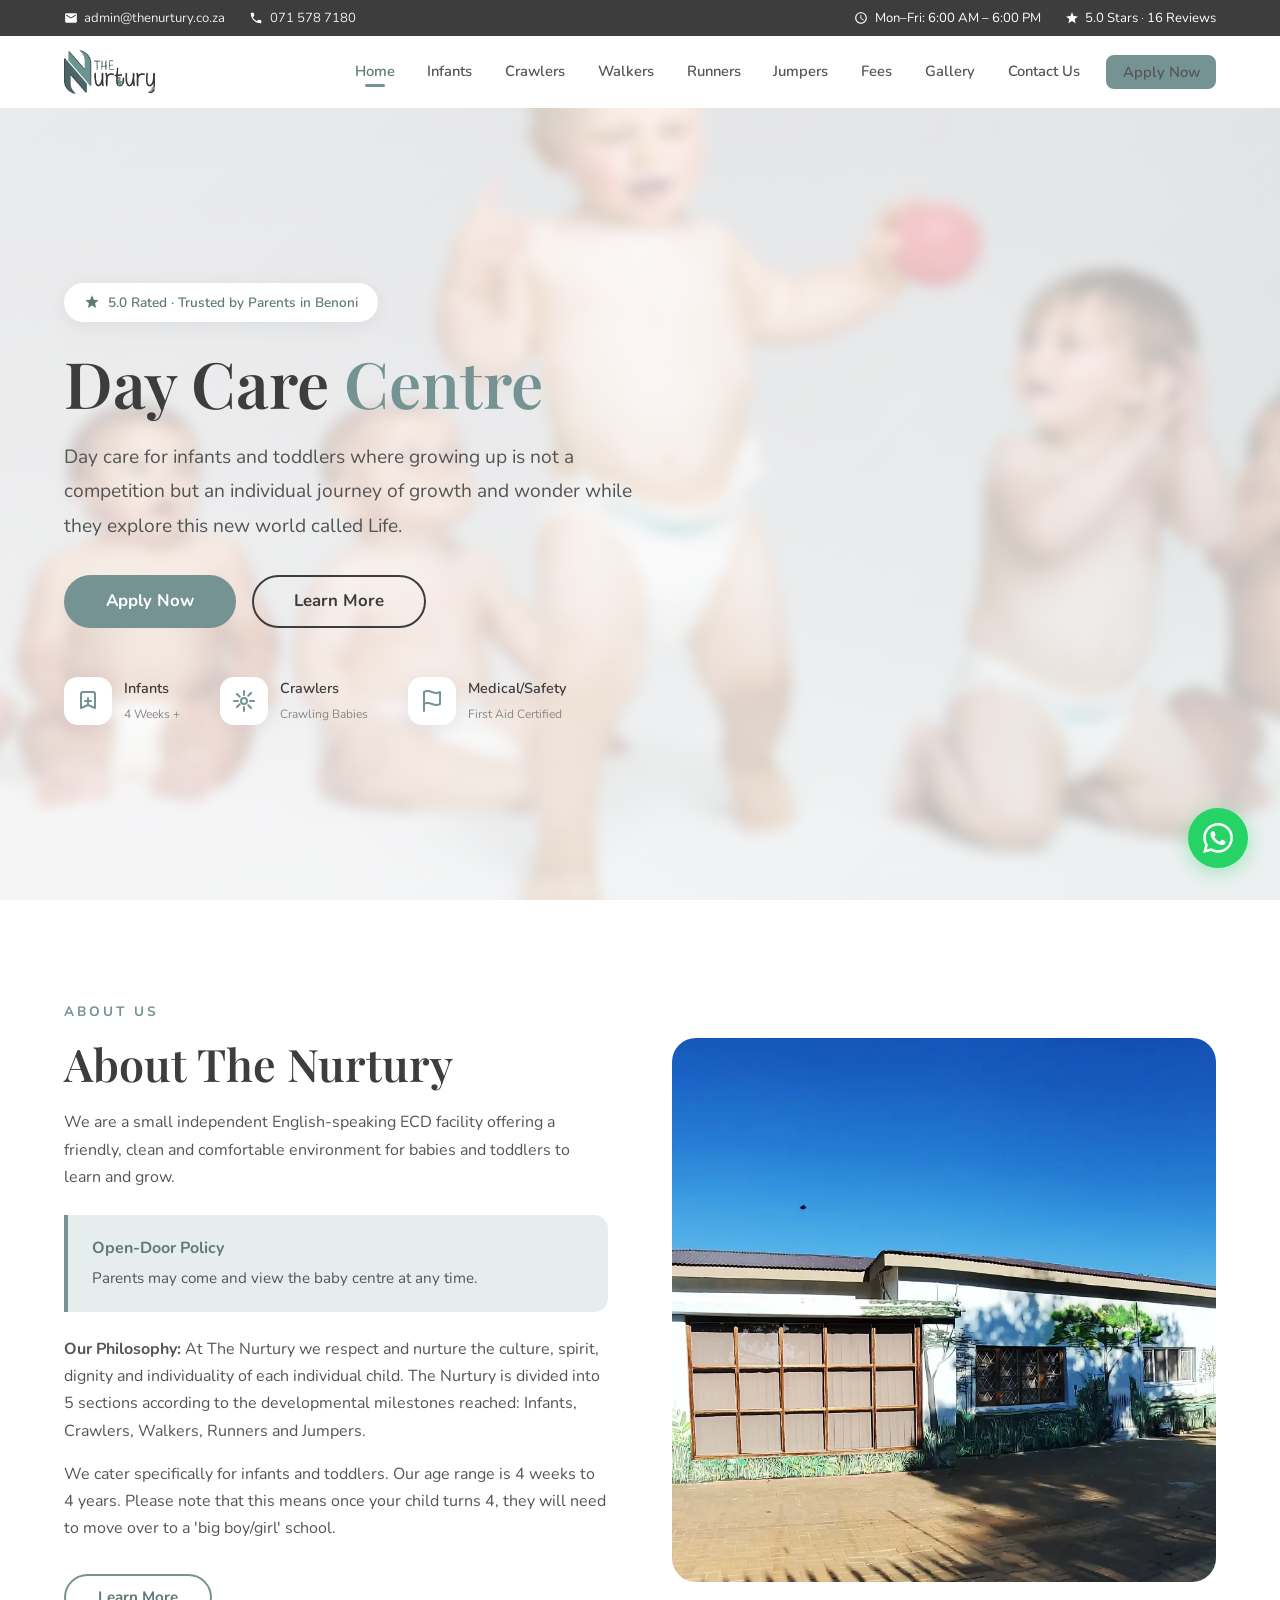
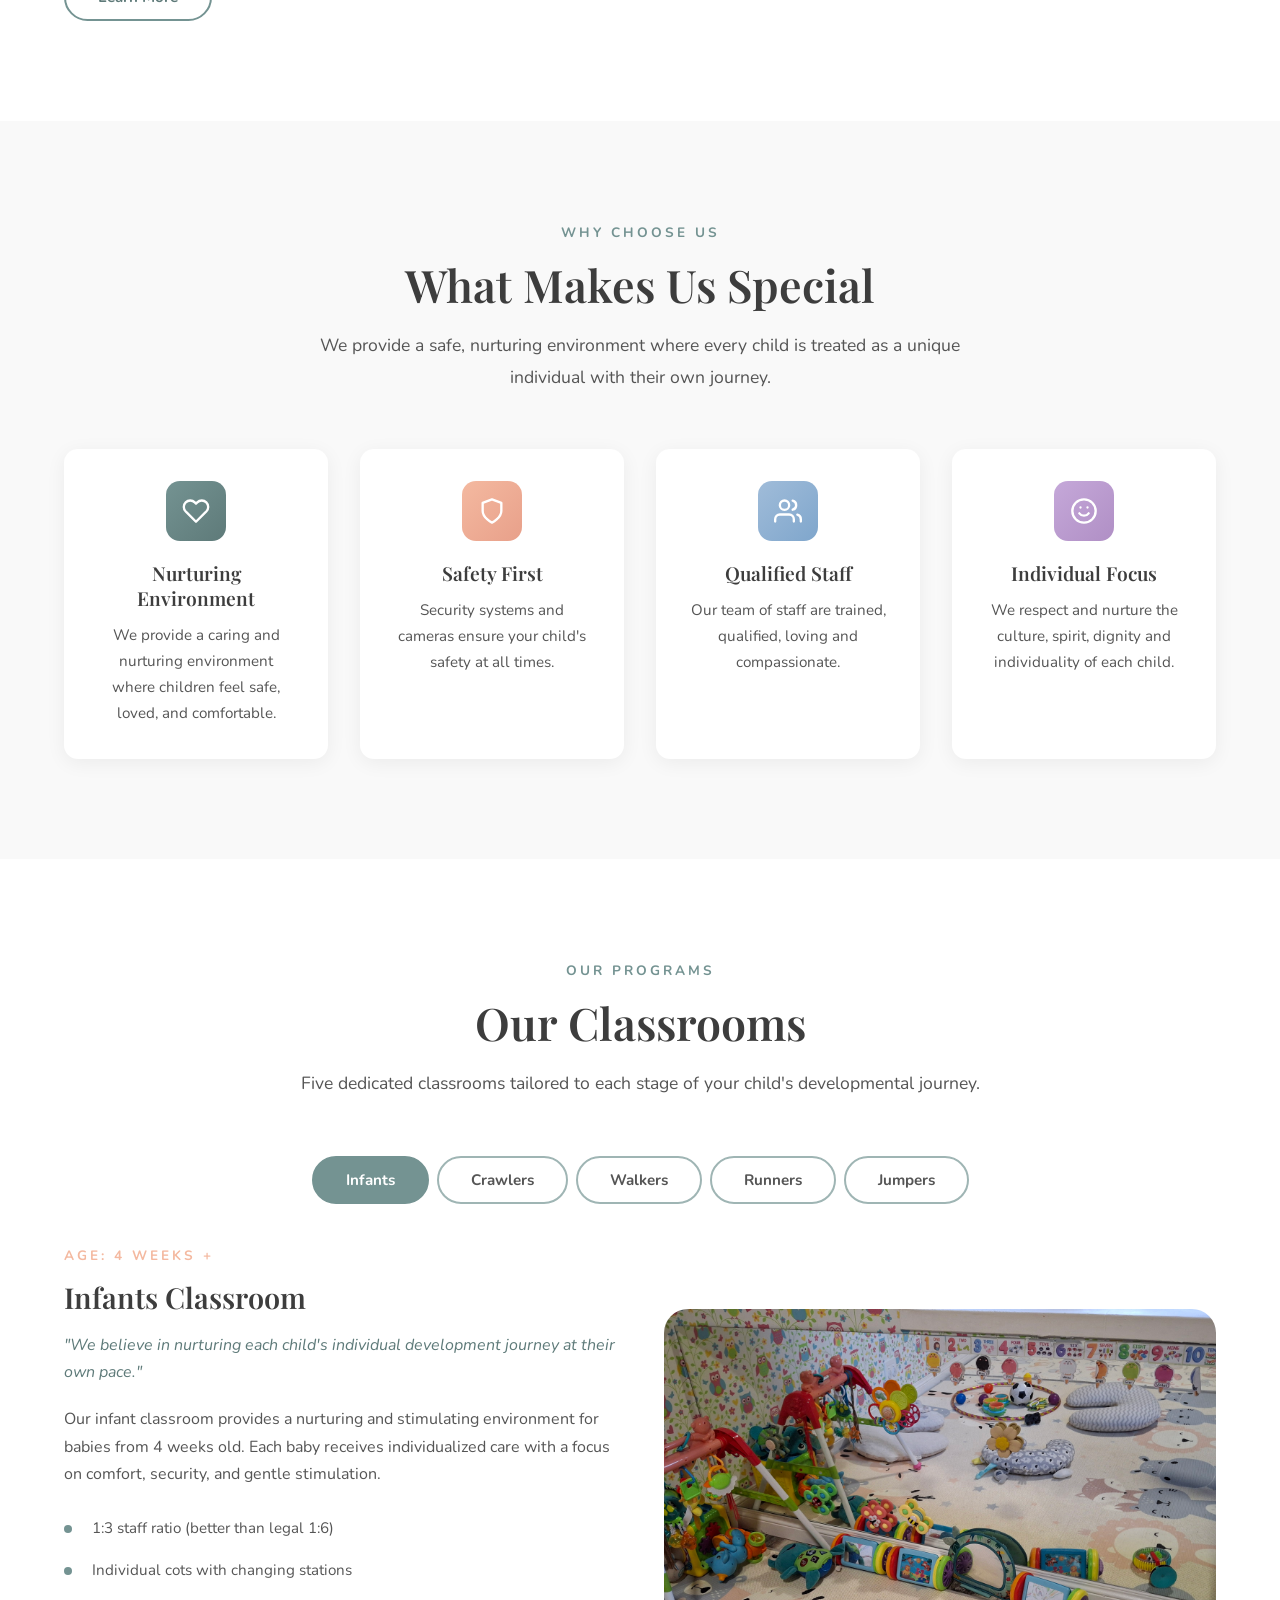
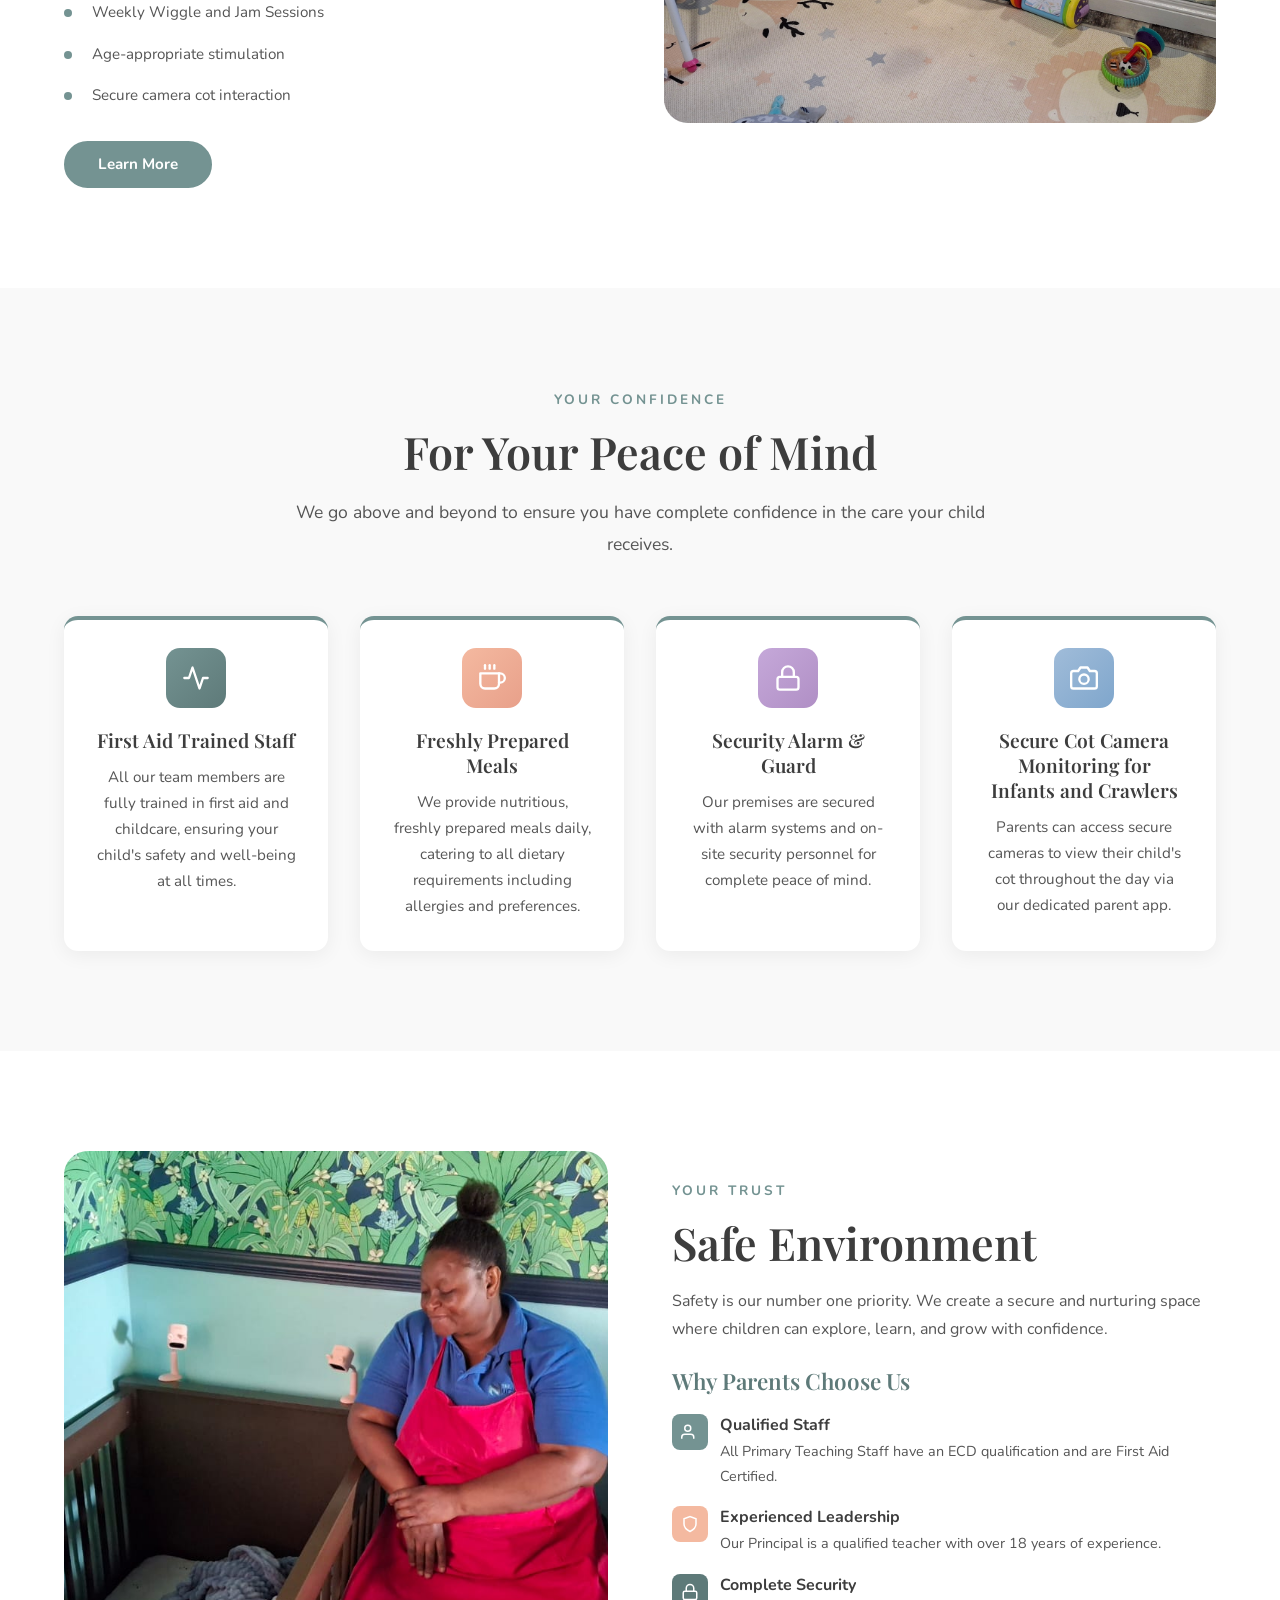
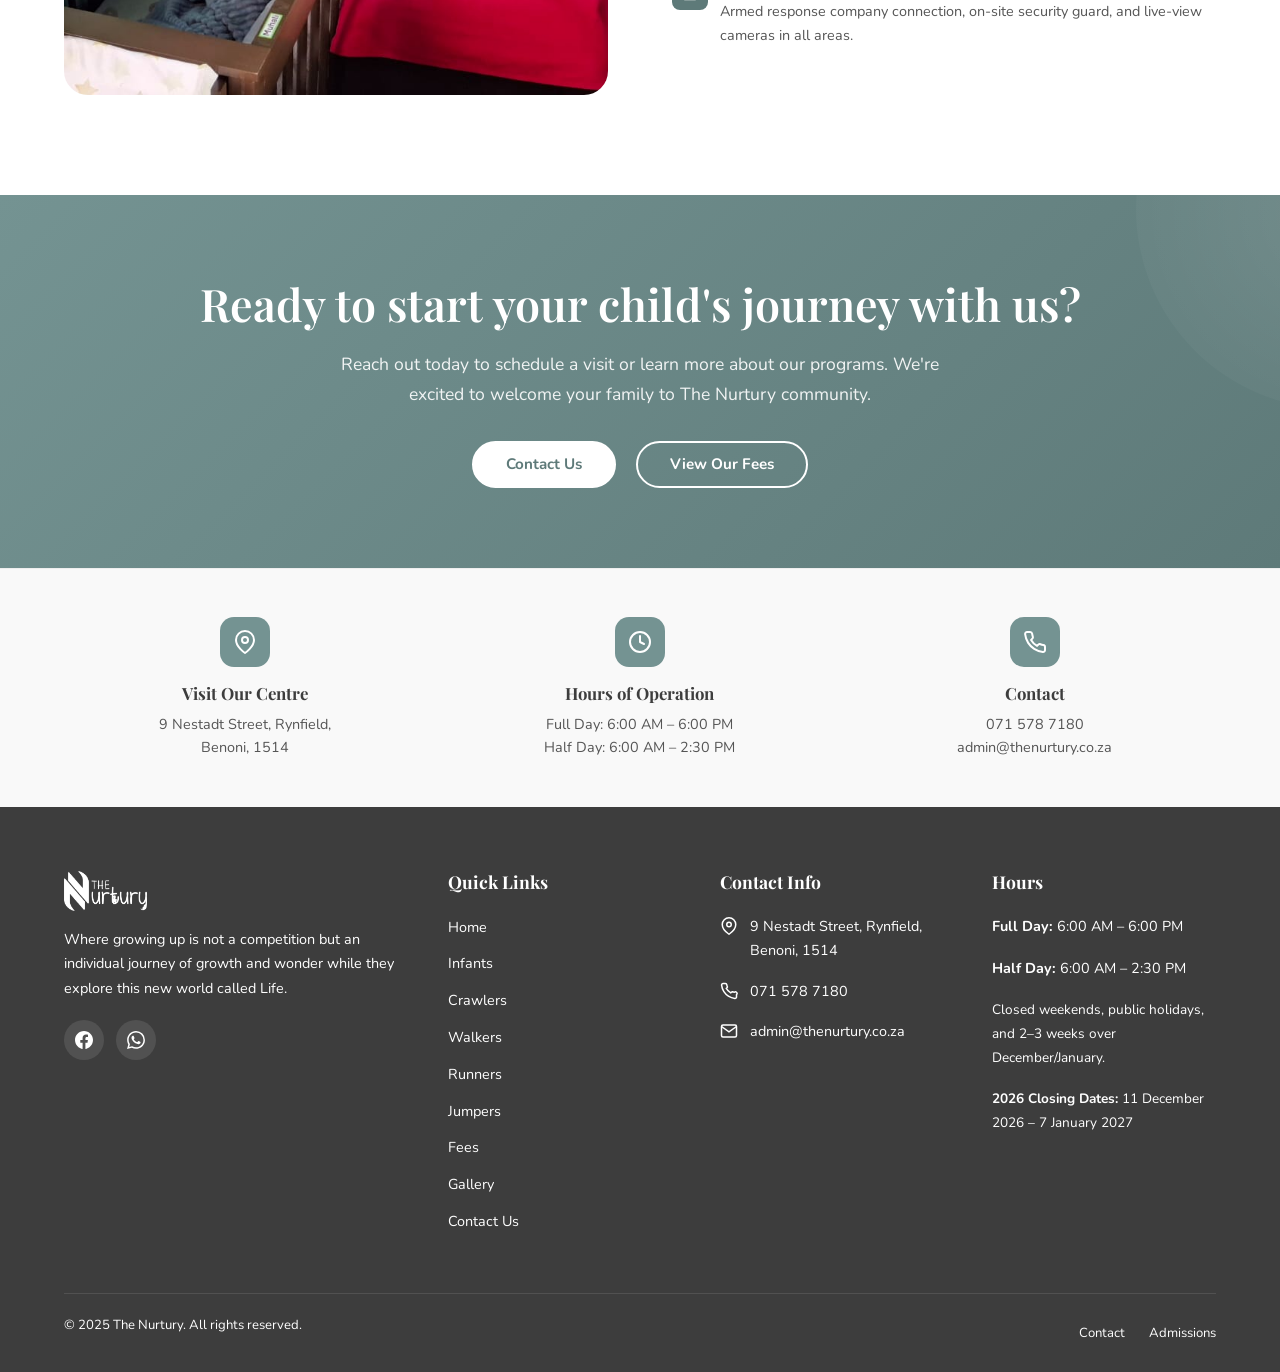
<file: index.html>
<!DOCTYPE html>
<html lang="en">
<head>
  <meta charset="UTF-8">
  <meta name="viewport" content="width=device-width, initial-scale=1.0">
  <title>The Nurtury Baby Centre | Day Care for Infants & Toddlers in Benoni</title>
  <meta name="description" content="The Nurtury Baby Centre is a premium day care in Benoni, Gauteng for infants and toddlers aged 4 weeks to 3 years. Safe, nurturing, and professional childcare.">
  <link rel="preconnect" href="https://fonts.googleapis.com">
  <link rel="preconnect" href="https://fonts.gstatic.com" crossorigin>
  <link href="https://fonts.googleapis.com/css2?family=Playfair+Display:wght@400;600;700&family=Nunito:wght@400;600;700;800&display=swap" rel="stylesheet">
  <link rel="stylesheet" href="css/styles.css">
</head>
<body>

  <!-- TOP BAR -->
  <div class="top-bar">
    <div class="container">
      <div class="top-bar__left">
        <div class="top-bar__item">
          <svg viewBox="0 0 24 24" fill="currentColor"><path d="M20 4H4c-1.1 0-2 .9-2 2v12c0 1.1.9 2 2 2h16c1.1 0 2-.9 2-2V6c0-1.1-.9-2-2-2zm0 4l-8 5-8-5V6l8 5 8-5v2z"/></svg>
          <a href="mailto:admin@thenurtury.co.za">admin@thenurtury.co.za</a>
        </div>
        <div class="top-bar__item">
          <svg viewBox="0 0 24 24" fill="currentColor"><path d="M6.62 10.79c1.44 2.83 3.76 5.14 6.59 6.59l2.2-2.2c.27-.27.67-.36 1.02-.24 1.12.37 2.33.57 3.57.57.55 0 1 .45 1 1V20c0 .55-.45 1-1 1-9.39 0-17-7.61-17-17 0-.55.45-1 1-1h3.5c.55 0 1 .45 1 1 0 1.25.2 2.45.57 3.57.11.35.03.74-.25 1.02l-2.2 2.2z"/></svg>
          <a href="tel:0715787180">071 578 7180</a>
        </div>
      </div>
      <div class="top-bar__right">
        <div class="top-bar__item">
          <svg viewBox="0 0 24 24" fill="currentColor"><path d="M11.99 2C6.47 2 2 6.48 2 12s4.47 10 9.99 10C17.52 22 22 17.52 22 12S17.52 2 11.99 2zM12 20c-4.42 0-8-3.58-8-8s3.58-8 8-8 8 3.58 8 8-3.58 8-8 8zm.5-13H11v6l5.25 3.15.75-1.23-4.5-2.67z"/></svg>
          <span>Mon–Fri: 6:00 AM – 6:00 PM</span>
        </div>
        <div class="top-bar__item">
          <svg viewBox="0 0 24 24" fill="currentColor"><path d="M12 17.27L18.18 21l-1.64-7.03L22 9.24l-7.19-.61L12 2 9.19 8.63 2 9.24l5.46 4.73L5.82 21z"/></svg>
          <span>5.0 Stars · 16 Reviews</span>
        </div>
      </div>
    </div>
  </div>

  <!-- NAVIGATION -->
  <nav class="navbar" role="navigation" aria-label="Main navigation">
    <div class="container">
      <a href="index.html" class="nav-brand">
        <img src="images/logo.png" alt="The Nurtury Baby Centre" class="nav-brand__logo">
      </a>

      <div class="nav-overlay"></div>

      <ul class="nav-links">
        <li><a href="index.html">Home</a></li>
        <li><a href="infants.html">Infants</a></li>
        <li><a href="crawlers.html">Crawlers</a></li>
        <li><a href="walkers.html">Walkers</a></li>
        <li><a href="runners.html">Runners</a></li>
        <li><a href="jumpers.html">Jumpers</a></li>
        <li><a href="fees.html">Fees</a></li>
        <li><a href="gallery.html">Gallery</a></li>
        <li><a href="contact-us.html">Contact Us</a></li>
        <li class="nav-cta"><a href="contact-us.html" class="btn btn--sage btn--sm">Apply Now</a></li>
      </ul>

      <button class="hamburger" aria-label="Toggle menu" aria-expanded="false">
        <span></span>
        <span></span>
        <span></span>
      </button>
    </div>
  </nav>

  <!-- HERO SECTION -->
  <section class="hero">
    <div class="container">
      <div class="hero__content">
        <div class="hero__badge">
          <svg viewBox="0 0 24 24" fill="currentColor" width="16" height="16"><path d="M12 17.27L18.18 21l-1.64-7.03L22 9.24l-7.19-.61L12 2 9.19 8.63 2 9.24l5.46 4.73L5.82 21z"/></svg>
          5.0 Rated · Trusted by Parents in Benoni
        </div>
        <h1 class="hero__title">Day Care <span>Centre</span></h1>
        <p class="hero__subtitle">Day care for infants and toddlers where growing up is not a competition but an individual journey of growth and wonder while they explore this new world called Life.</p>
        <div class="hero__buttons">
          <a href="contact-us.html" class="btn btn--sage btn--lg">Apply Now</a>
          <a href="#about" class="btn btn--outline btn--lg">Learn More</a>
        </div>
        <div class="hero__features">
          <div class="hero__feature">
            <div class="hero__feature-icon">
              <svg viewBox="0 0 24 24" fill="none" stroke="currentColor" stroke-width="2" stroke-linecap="round" stroke-linejoin="round"><path d="M9 12h6m-3-3v6m-7 4V5a2 2 0 012-2h10a2 2 0 012 2v14l-7-3-7 3z"/></svg>
            </div>
            <span class="hero__feature-text">Infants<br><small style="font-weight:400;color:var(--text-muted)">4 Weeks +</small></span>
          </div>
          <div class="hero__feature">
            <div class="hero__feature-icon">
              <svg viewBox="0 0 24 24" fill="none" stroke="currentColor" stroke-width="2" stroke-linecap="round" stroke-linejoin="round"><circle cx="12" cy="12" r="3"/><path d="M12 2v4m0 12v4m-7.07-3.93l2.83-2.83m8.49-8.49l2.83-2.83M2 12h4m12 0h4M4.93 4.93l2.83 2.83m8.49 8.49l2.83 2.83"/></svg>
            </div>
            <span class="hero__feature-text">Crawlers<br><small style="font-weight:400;color:var(--text-muted)">Crawling Babies</small></span>
          </div>
          <div class="hero__feature">
            <div class="hero__feature-icon">
              <svg viewBox="0 0 24 24" fill="none" stroke="currentColor" stroke-width="2" stroke-linecap="round" stroke-linejoin="round"><path d="M4 15s1-1 4-1 5 2 8 2 4-1 4-1V3s-1 1-4 1-5-2-8-2-4 1-4 1z"/><line x1="4" y1="22" x2="4" y2="15"/></svg>
            </div>
            <span class="hero__feature-text">Medical/Safety<br><small style="font-weight:400;color:var(--text-muted)">First Aid Certified</small></span>
          </div>
        </div>
      </div>
    </div>
  </section>

  <!-- ABOUT SECTION -->
  <section id="about" class="section-padding">
    <div class="container">
      <div class="grid-2" style="align-items:center;gap:4rem;">
        <div class="fade-in-up">
          <span class="section-eyebrow">About Us</span>
          <h2 class="section-title">About The Nurtury</h2>
          <p>We are a small independent English-speaking ECD facility offering a friendly, clean and comfortable environment for babies and toddlers to learn and grow.</p>
          <div style="background:var(--sage-ultra-light);border-left:4px solid var(--sage);padding:1.25rem 1.5rem;border-radius:0 var(--radius-md) var(--radius-md) 0;margin:1.5rem 0;">
            <p style="font-weight:700;color:var(--sage-dark);margin-bottom:0.25rem;">Open-Door Policy</p>
            <p style="margin:0;font-size:0.95rem;">Parents may come and view the baby centre at any time.</p>
          </div>
          <p><strong>Our Philosophy:</strong> At The Nurtury we respect and nurture the culture, spirit, dignity and individuality of each individual child. The Nurtury is divided into 5 sections according to the developmental milestones reached: Infants, Crawlers, Walkers, Runners and Jumpers.</p>
          <p>We cater specifically for infants and toddlers. Our age range is 4 weeks to 4 years. Please note that this means once your child turns 4, they will need to move over to a 'big boy/girl' school.</p>
          <a href="infants.html" class="btn btn--outline-sage" style="margin-top:1rem;">Learn More</a>
        </div>
        <div class="fade-in-up delay-2">
          <div class="placeholder-img placeholder-img--sage" style="aspect-ratio:4/4;border-radius:var(--radius-lg);">
            <svg viewBox="0 0 24 24" fill="currentColor" style="width:64px;height:64px;"><path d="M12 2C6.48 2 2 6.48 2 12s4.48 10 10 10 10-4.48 10-10S17.52 2 12 2zm-2 15l-5-5 1.41-1.41L10 14.17l7.59-7.59L19 8l-9 9z"/></svg>
            <span>The Nurtury Baby Centre</span>
          </div>
        </div>
      </div>
    </div>
  </section>

  <!-- FEATURE CARDS SECTION -->
  <section class="section-padding bg-light">
    <div class="container">
      <div class="section-header fade-in-up">
        <span class="section-eyebrow">Why Choose Us</span>
        <h2 class="section-title">What Makes Us Special</h2>
        <p class="section-subtitle">We provide a safe, nurturing environment where every child is treated as a unique individual with their own journey.</p>
      </div>
      <div class="grid-4">
        <div class="card card--centered fade-in-up">
          <div class="card__icon card__icon--sage" style="margin:0 auto 1.25rem;">
            <svg viewBox="0 0 24 24" fill="none" stroke="currentColor" stroke-width="2" stroke-linecap="round" stroke-linejoin="round"><path d="M20.84 4.61a5.5 5.5 0 00-7.78 0L12 5.67l-1.06-1.06a5.5 5.5 0 00-7.78 7.78l1.06 1.06L12 21.23l7.78-7.78 1.06-1.06a5.5 5.5 0 000-7.78z"/></svg>
          </div>
          <h4 class="card__title">Nurturing Environment</h4>
          <p class="card__text">We provide a caring and nurturing environment where children feel safe, loved, and comfortable.</p>
        </div>
        <div class="card card--centered fade-in-up delay-1">
          <div class="card__icon card__icon--peach" style="margin:0 auto 1.25rem;">
            <svg viewBox="0 0 24 24" fill="none" stroke="currentColor" stroke-width="2" stroke-linecap="round" stroke-linejoin="round"><path d="M12 22s8-4 8-10V5l-8-3-8 3v7c0 6 8 10 8 10z"/></svg>
          </div>
          <h4 class="card__title">Safety First</h4>
          <p class="card__text">Security systems and cameras ensure your child's safety at all times.</p>
        </div>
        <div class="card card--centered fade-in-up delay-2">
          <div class="card__icon card__icon--blue" style="margin:0 auto 1.25rem;">
            <svg viewBox="0 0 24 24" fill="none" stroke="currentColor" stroke-width="2" stroke-linecap="round" stroke-linejoin="round"><path d="M17 21v-2a4 4 0 00-4-4H5a4 4 0 00-4 4v2"/><circle cx="9" cy="7" r="4"/><path d="M23 21v-2a4 4 0 00-3-3.87"/><path d="M16 3.13a4 4 0 010 7.75"/></svg>
          </div>
          <h4 class="card__title">Qualified Staff</h4>
          <p class="card__text">Our team of staff are trained, qualified, loving and compassionate.</p>
        </div>
        <div class="card card--centered fade-in-up delay-3">
          <div class="card__icon card__icon--lavender" style="margin:0 auto 1.25rem;">
            <svg viewBox="0 0 24 24" fill="none" stroke="currentColor" stroke-width="2" stroke-linecap="round" stroke-linejoin="round"><circle cx="12" cy="12" r="10"/><path d="M8 14s1.5 2 4 2 4-2 4-2"/><line x1="9" y1="9" x2="9.01" y2="9"/><line x1="15" y1="9" x2="15.01" y2="9"/></svg>
          </div>
          <h4 class="card__title">Individual Focus</h4>
          <p class="card__text">We respect and nurture the culture, spirit, dignity and individuality of each child.</p>
        </div>
      </div>
    </div>
  </section>

  <!-- OUR CLASSROOMS - TABS -->
  <section class="section-padding">
    <div class="container">
      <div class="section-header fade-in-up">
        <span class="section-eyebrow">Our Programs</span>
        <h2 class="section-title">Our Classrooms</h2>
        <p class="section-subtitle">Five dedicated classrooms tailored to each stage of your child's developmental journey.</p>
      </div>

      <div class="tabs fade-in-up">
        <div class="tabs__nav">
          <button class="tabs__btn active" data-tab="tab-infants">Infants</button>
          <button class="tabs__btn" data-tab="tab-crawlers">Crawlers</button>
          <button class="tabs__btn" data-tab="tab-walkers">Walkers</button>
          <button class="tabs__btn" data-tab="tab-runners">Runners</button>
          <button class="tabs__btn" data-tab="tab-jumpers">Jumpers</button>
        </div>

        <!-- INFANTS TAB -->
        <div class="tabs__content active" id="tab-infants">
          <div class="tabs__panel">
            <div class="tabs__info">
              <span class="section-eyebrow" style="color:var(--peach);">Age: 4 Weeks +</span>
              <h3>Infants Classroom</h3>
              <p style="font-style:italic;color:var(--sage-dark);">"We believe in nurturing each child's individual development journey at their own pace."</p>
              <p>Our infant classroom provides a nurturing and stimulating environment for babies from 4 weeks old. Each baby receives individualized care with a focus on comfort, security, and gentle stimulation.</p>
              <ul class="tabs__list">
                <li>1:3 staff ratio (better than legal 1:6)</li>
                <li>Individual cots with changing stations</li>
                <li>Weekly Wiggle and Jam Sessions</li>
                <li>Age-appropriate stimulation</li>
                <li>Secure camera cot interaction</li>
              </ul>
              <a href="infants.html" class="btn btn--sage">Learn More</a>
            </div>
            <div>
              <div class="placeholder-img placeholder-img--peach" style="border-radius:var(--radius-lg);">
                <svg viewBox="0 0 24 24" fill="currentColor" style="width:64px;height:64px;"><path d="M12 2C6.48 2 2 6.48 2 12s4.48 10 10 10 10-4.48 10-10S17.52 2 12 2zm-2 15l-5-5 1.41-1.41L10 14.17l7.59-7.59L19 8l-9 9z"/></svg>
                <span>Infants Classroom</span>
              </div>
            </div>
          </div>
        </div>

        <!-- CRAWLERS TAB -->
        <div class="tabs__content" id="tab-crawlers">
          <div class="tabs__panel">
            <div class="tabs__info">
              <span class="section-eyebrow" style="color:var(--sage);">Age: Crawling Babies</span>
              <h3>Crawlers Classroom</h3>
              <p style="font-style:italic;color:var(--sage-dark);">"Safe exploration and discovery for your growing little one."</p>
              <p>As babies begin to crawl and explore their surroundings, our crawlers classroom offers a safe space with appropriate challenges to encourage mobility, coordination, and curiosity.</p>
              <ul class="tabs__list">
                <li>Safe, padded exploration areas</li>
                <li>Motor skill development activities</li>
                <li>Sensory experiences</li>
                <li>Early communication encouragement</li>
                <li>Cognitive growth activities</li>
                <li>Social interaction opportunities</li>
              </ul>
              <a href="crawlers.html" class="btn btn--sage">Learn More</a>
            </div>
            <div>
              <div class="placeholder-img placeholder-img--sage" style="border-radius:var(--radius-lg);">
                <svg viewBox="0 0 24 24" fill="currentColor" style="width:64px;height:64px;"><circle cx="12" cy="12" r="3"/><path d="M12 2v4m0 12v4m-7.07-3.93l2.83-2.83m8.49-8.49l2.83-2.83M2 12h4m12 0h4M4.93 4.93l2.83 2.83m8.49 8.49l2.83 2.83"/></svg>
                <span>Crawlers Classroom</span>
              </div>
            </div>
          </div>
        </div>

        <!-- WALKERS TAB -->
        <div class="tabs__content" id="tab-walkers">
          <div class="tabs__panel">
            <div class="tabs__info">
              <span class="section-eyebrow" style="color:var(--peach);">Age: Walking Toddlers</span>
              <h3>Walkers Classroom</h3>
              <p style="font-style:italic;color:var(--sage-dark);">"Building independence and confidence through play-based learning."</p>
              <p>Our walkers classroom is designed for active toddlers who are mastering walking and developing language skills. We introduce more structured activities while still allowing for plenty of free play and exploration.</p>
              <ul class="tabs__list">
                <li>Active learning environment</li>
                <li>Language development focus</li>
                <li>Social skills building</li>
                <li>Creative expression activities</li>
                <li>Independence & self-help skills</li>
                <li>Pre-academic foundations</li>
              </ul>
              <a href="walkers.html" class="btn btn--sage">Learn More</a>
            </div>
            <div>
              <div class="placeholder-img placeholder-img--blue" style="border-radius:var(--radius-lg);">
                <svg viewBox="0 0 24 24" fill="currentColor" style="width:64px;height:64px;"><path d="M4 15s1-1 4-1 5 2 8 2 4-1 4-1V3s-1 1-4 1-5-2-8-2-4 1-4 1z"/><line x1="4" y1="22" x2="4" y2="15" stroke="currentColor" stroke-width="2"/></svg>
                <span>Walkers Classroom</span>
              </div>
            </div>
          </div>
        </div>

        <!-- RUNNERS TAB -->
        <div class="tabs__content" id="tab-runners">
          <div class="tabs__panel">
            <div class="tabs__info">
              <span class="section-eyebrow" style="color:var(--sage);">Age: Active Toddlers</span>
              <h3>Runners Classroom</h3>
              <p style="font-style:italic;color:var(--sage-dark);">"Channelling boundless energy into growth, learning, and fun."</p>
              <p>Our runners classroom is designed for energetic toddlers who are confident on their feet and ready for more active, structured play. We provide a stimulating environment that channels their energy into developmental activities and creative exploration.</p>
              <ul class="tabs__list">
                <li>High-energy environment</li>
                <li>Physical development activities</li>
                <li>Advanced communication skills</li>
                <li>Group activities & teamwork</li>
                <li>Creative play sessions</li>
                <li>Early learning foundations</li>
              </ul>
              <a href="runners.html" class="btn btn--sage">Learn More</a>
            </div>
            <div>
              <div class="placeholder-img placeholder-img--sage" style="border-radius:var(--radius-lg);">
                <svg viewBox="0 0 24 24" fill="currentColor" style="width:64px;height:64px;"><path d="M13 2L3 14h9l-1 8 10-12h-9l1-8z"/></svg>
                <span>Runners Classroom</span>
              </div>
            </div>
          </div>
        </div>

        <!-- JUMPERS TAB -->
        <div class="tabs__content" id="tab-jumpers">
          <div class="tabs__panel">
            <div class="tabs__info">
              <span class="section-eyebrow" style="color:var(--peach);">Age: Adventurous Toddlers</span>
              <h3>Jumpers Classroom</h3>
              <p style="font-style:italic;color:var(--sage-dark);">"Leaping into the next stage with confidence and curiosity."</p>
              <p>Our jumpers classroom is for the most adventurous and confident toddlers who are ready for advanced physical challenges, problem-solving activities, and pre-school preparation. We focus on building resilience, independence, and a love of learning.</p>
              <ul class="tabs__list">
                <li>Advanced physical skills</li>
                <li>Confidence building activities</li>
                <li>Pre-school readiness program</li>
                <li>Leadership & teamwork</li>
                <li>Creative expression</li>
                <li>Discovery & science</li>
              </ul>
              <a href="jumpers.html" class="btn btn--sage">Learn More</a>
            </div>
            <div>
              <div class="placeholder-img placeholder-img--peach" style="border-radius:var(--radius-lg);">
                <svg viewBox="0 0 24 24" fill="currentColor" style="width:64px;height:64px;"><polygon points="12 2 15.09 8.26 22 9.27 17 14.14 18.18 21.02 12 17.77 5.82 21.02 7 14.14 2 9.27 8.91 8.26 12 2"/></svg>
                <span>Jumpers Classroom</span>
              </div>
            </div>
          </div>
        </div>
      </div>
    </div>
  </section>

  <!-- PEACE OF MIND SECTION -->
  <section class="section-padding bg-cream">
    <div class="container">
      <div class="section-header fade-in-up">
        <span class="section-eyebrow">Your Confidence</span>
        <h2 class="section-title">For Your Peace of Mind</h2>
        <p class="section-subtitle">We go above and beyond to ensure you have complete confidence in the care your child receives.</p>
      </div>
      <div class="grid-4">
        <div class="card card--centered card--accent-top fade-in-up">
          <div class="card__icon card__icon--sage" style="margin:0 auto 1.25rem;">
            <svg viewBox="0 0 24 24" fill="none" stroke="currentColor" stroke-width="2" stroke-linecap="round" stroke-linejoin="round"><path d="M22 12h-4l-3 9L9 3l-3 9H2"/></svg>
          </div>
          <h4 class="card__title">First Aid Trained Staff</h4>
          <p class="card__text">All our team members are fully trained in first aid and childcare, ensuring your child's safety and well-being at all times.</p>
        </div>
        <div class="card card--centered card--accent-top fade-in-up delay-1">
          <div class="card__icon card__icon--peach" style="margin:0 auto 1.25rem;">
            <svg viewBox="0 0 24 24" fill="none" stroke="currentColor" stroke-width="2" stroke-linecap="round" stroke-linejoin="round"><path d="M18 8h1a4 4 0 010 8h-1"/><path d="M2 8h16v9a4 4 0 01-4 4H6a4 4 0 01-4-4V8z"/><line x1="6" y1="1" x2="6" y2="4"/><line x1="10" y1="1" x2="10" y2="4"/><line x1="14" y1="1" x2="14" y2="4"/></svg>
          </div>
          <h4 class="card__title">Freshly Prepared Meals</h4>
          <p class="card__text">We provide nutritious, freshly prepared meals daily, catering to all dietary requirements including allergies and preferences.</p>
        </div>
        <div class="card card--centered card--accent-top fade-in-up delay-2">
          <div class="card__icon card__icon--lavender" style="margin:0 auto 1.25rem;">
            <svg viewBox="0 0 24 24" fill="none" stroke="currentColor" stroke-width="2" stroke-linecap="round" stroke-linejoin="round"><rect x="3" y="11" width="18" height="11" rx="2" ry="2"/><path d="M7 11V7a5 5 0 0110 0v4"/></svg>
          </div>
          <h4 class="card__title">Security Alarm &amp; Guard</h4>
          <p class="card__text">Our premises are secured with alarm systems and on-site security personnel for complete peace of mind.</p>
        </div>
        <div class="card card--centered card--accent-top fade-in-up delay-3">
          <div class="card__icon card__icon--blue" style="margin:0 auto 1.25rem;">
            <svg viewBox="0 0 24 24" fill="none" stroke="currentColor" stroke-width="2" stroke-linecap="round" stroke-linejoin="round"><path d="M23 19a2 2 0 01-2 2H3a2 2 0 01-2-2V8a2 2 0 012-2h4l2-3h6l2 3h4a2 2 0 012 2z"/><circle cx="12" cy="13" r="4"/></svg>
          </div>
          <h4 class="card__title">Secure Cot Camera Monitoring for Infants and Crawlers</h4>
          <p class="card__text">Parents can access secure cameras to view their child's cot throughout the day via our dedicated parent app.</p>
        </div>
      </div>
    </div>
  </section>

  <!-- SAFE ENVIRONMENT SECTION -->
  <section class="section-padding">
    <div class="container">
      <div class="grid-2" style="align-items:center;gap:4rem;">
        <div class="fade-in-up">
          <div class="placeholder-img placeholder-img--sage" style="aspect-ratio:4/4;border-radius:var(--radius-lg);">
            <svg viewBox="0 0 24 24" fill="currentColor" style="width:64px;height:64px;"><path d="M12 22s8-4 8-10V5l-8-3-8 3v7c0 6 8 10 8 10z"/></svg>
            <span>Safe & Secure Environment</span>
          </div>
        </div>
        <div class="fade-in-up delay-2">
          <span class="section-eyebrow">Your Trust</span>
          <h2 class="section-title">Safe Environment</h2>
          <p>Safety is our number one priority. We create a secure and nurturing space where children can explore, learn, and grow with confidence.</p>
          <h4 style="margin:1.5rem 0 1rem;color:var(--sage-dark);">Why Parents Choose Us</h4>
          <div style="margin-bottom:1.25rem;">
            <div style="display:flex;align-items:flex-start;gap:0.75rem;margin-bottom:1rem;">
              <div style="width:36px;height:36px;min-width:36px;background:var(--sage);border-radius:var(--radius-sm);display:flex;align-items:center;justify-content:center;color:white;margin-top:2px;">
                <svg width="18" height="18" viewBox="0 0 24 24" fill="none" stroke="currentColor" stroke-width="2"><path d="M17 21v-2a4 4 0 00-4-4H5a4 4 0 00-4 4v2"/><circle cx="9" cy="7" r="4"/></svg>
              </div>
              <div>
                <strong>Qualified Staff</strong>
                <p style="margin:0;font-size:0.9rem;">All Primary Teaching Staff have an ECD qualification and are First Aid Certified.</p>
              </div>
            </div>
            <div style="display:flex;align-items:flex-start;gap:0.75rem;margin-bottom:1rem;">
              <div style="width:36px;height:36px;min-width:36px;background:var(--peach);border-radius:var(--radius-sm);display:flex;align-items:center;justify-content:center;color:white;margin-top:2px;">
                <svg width="18" height="18" viewBox="0 0 24 24" fill="none" stroke="currentColor" stroke-width="2"><path d="M12 22s8-4 8-10V5l-8-3-8 3v7c0 6 8 10 8 10z"/></svg>
              </div>
              <div>
                <strong>Experienced Leadership</strong>
                <p style="margin:0;font-size:0.9rem;">Our Principal is a qualified teacher with over 18 years of experience.</p>
              </div>
            </div>
            <div style="display:flex;align-items:flex-start;gap:0.75rem;">
              <div style="width:36px;height:36px;min-width:36px;background:var(--sage-dark);border-radius:var(--radius-sm);display:flex;align-items:center;justify-content:center;color:white;margin-top:2px;">
                <svg width="18" height="18" viewBox="0 0 24 24" fill="none" stroke="currentColor" stroke-width="2"><rect x="3" y="11" width="18" height="11" rx="2" ry="2"/><path d="M7 11V7a5 5 0 0110 0v4"/></svg>
              </div>
              <div>
                <strong>Complete Security</strong>
                <p style="margin:0;font-size:0.9rem;">Armed response company connection, on-site security guard, and live-view cameras in all areas.</p>
              </div>
            </div>
          </div>
        </div>
      </div>
    </div>
  </section>

  <!-- CTA SECTION -->
  <section class="cta-section">
    <div class="container fade-in-up">
      <h2>Ready to start your child's journey with us?</h2>
      <p>Reach out today to schedule a visit or learn more about our programs. We're excited to welcome your family to The Nurtury community.</p>
      <div>
        <a href="contact-us.html" class="btn btn--white">Contact Us</a>
        <a href="fees.html" class="btn btn--outline-white">View Our Fees</a>
      </div>
    </div>
  </section>

  <!-- QUICK INFO BAR -->
  <section class="info-bar">
    <div class="container">
      <div class="info-bar__grid">
        <div class="info-bar__item fade-in-up">
          <div class="info-bar__icon">
            <svg viewBox="0 0 24 24" fill="none" stroke="currentColor" stroke-width="2" stroke-linecap="round" stroke-linejoin="round"><path d="M21 10c0 7-9 13-9 13s-9-6-9-13a9 9 0 0118 0z"/><circle cx="12" cy="10" r="3"/></svg>
          </div>
          <h4 class="info-bar__title">Visit Our Centre</h4>
          <p class="info-bar__text">9 Nestadt Street, Rynfield,<br>Benoni, 1514</p>
        </div>
        <div class="info-bar__item fade-in-up delay-1">
          <div class="info-bar__icon">
            <svg viewBox="0 0 24 24" fill="none" stroke="currentColor" stroke-width="2" stroke-linecap="round" stroke-linejoin="round"><circle cx="12" cy="12" r="10"/><polyline points="12 6 12 12 16 14"/></svg>
          </div>
          <h4 class="info-bar__title">Hours of Operation</h4>
          <p class="info-bar__text">Full Day: 6:00 AM – 6:00 PM<br>Half Day: 6:00 AM – 2:30 PM</p>
        </div>
        <div class="info-bar__item fade-in-up delay-2">
          <div class="info-bar__icon">
            <svg viewBox="0 0 24 24" fill="none" stroke="currentColor" stroke-width="2" stroke-linecap="round" stroke-linejoin="round"><path d="M22 16.92v3a2 2 0 01-2.18 2 19.79 19.79 0 01-8.63-3.07 19.5 19.5 0 01-6-6 19.79 19.79 0 01-3.07-8.67A2 2 0 014.11 2h3a2 2 0 012 1.72 12.84 12.84 0 00.7 2.81 2 2 0 01-.45 2.11L8.09 9.91a16 16 0 006 6l1.27-1.27a2 2 0 012.11-.45 12.84 12.84 0 002.81.7A2 2 0 0122 16.92z"/></svg>
          </div>
          <h4 class="info-bar__title">Contact</h4>
          <p class="info-bar__text">071 578 7180<br>admin@thenurtury.co.za</p>
        </div>
      </div>
    </div>
  </section>

  <!-- FOOTER -->
  <footer class="footer">
    <div class="container">
      <div class="footer__grid">
        <!-- Brand -->
        <div>
          <a href="index.html" class="nav-brand" style="margin-bottom:0.75rem;">
            <img src="images/logo.png" alt="The Nurtury Baby Centre" class="nav-brand__logo">
          </a>
          <p class="footer__brand-text">Where growing up is not a competition but an individual journey of growth and wonder while they explore this new world called Life.</p>
          <div class="footer__social">
            <a href="https://www.facebook.com/TheNurturyBenoni" target="_blank" rel="noopener noreferrer" aria-label="Facebook">
              <svg viewBox="0 0 24 24" fill="currentColor"><path d="M24 12.073c0-6.627-5.373-12-12-12s-12 5.373-12 12c0 5.99 4.388 10.954 10.125 11.854v-8.385H7.078v-3.47h3.047V9.43c0-3.007 1.792-4.669 4.533-4.669 1.312 0 2.686.235 2.686.235v2.953H15.83c-1.491 0-1.956.925-1.956 1.874v2.25h3.328l-.532 3.47h-2.796v8.385C19.612 23.027 24 18.062 24 12.073z"/></svg>
            </a>
            <a href="https://wa.me/27715787180" target="_blank" rel="noopener noreferrer" aria-label="WhatsApp">
              <svg viewBox="0 0 24 24" fill="currentColor"><path d="M17.472 14.382c-.297-.149-1.758-.867-2.03-.967-.273-.099-.471-.148-.67.15-.197.297-.767.966-.94 1.164-.173.199-.347.223-.644.075-.297-.15-1.255-.463-2.39-1.475-.883-.788-1.48-1.761-1.653-2.059-.173-.297-.018-.458.13-.606.134-.133.298-.347.446-.52.149-.174.198-.298.298-.497.099-.198.05-.371-.025-.52-.075-.149-.669-1.612-.916-2.207-.242-.579-.487-.5-.669-.51-.173-.008-.371-.01-.57-.01-.198 0-.52.074-.792.372-.272.297-1.04 1.016-1.04 2.479 0 1.462 1.065 2.875 1.213 3.074.149.198 2.096 3.2 5.077 4.487.709.306 1.262.489 1.694.625.712.227 1.36.195 1.871.118.571-.085 1.758-.719 2.006-1.413.248-.694.248-1.289.173-1.413-.074-.124-.272-.198-.57-.347m-5.421 7.403h-.004a9.87 9.87 0 01-5.031-1.378l-.361-.214-3.741.982.998-3.648-.235-.374a9.86 9.86 0 01-1.51-5.26c.001-5.45 4.436-9.884 9.888-9.884 2.64 0 5.122 1.03 6.988 2.898a9.825 9.825 0 012.893 6.994c-.003 5.45-4.437 9.884-9.885 9.884m8.413-18.297A11.815 11.815 0 0012.05 0C5.495 0 .16 5.335.157 11.892c0 2.096.547 4.142 1.588 5.945L.057 24l6.305-1.654a11.882 11.882 0 005.683 1.448h.005c6.554 0 11.89-5.335 11.893-11.893a11.821 11.821 0 00-3.48-8.413z"/></svg>
            </a>
          </div>
        </div>

        <!-- Quick Links -->
        <div>
          <h4 class="footer__title">Quick Links</h4>
          <ul class="footer__links">
            <li><a href="index.html">Home</a></li>
            <li><a href="infants.html">Infants</a></li>
            <li><a href="crawlers.html">Crawlers</a></li>
            <li><a href="walkers.html">Walkers</a></li>
            <li><a href="runners.html">Runners</a></li>
            <li><a href="jumpers.html">Jumpers</a></li>
            <li><a href="fees.html">Fees</a></li>
            <li><a href="gallery.html">Gallery</a></li>
            <li><a href="contact-us.html">Contact Us</a></li>
          </ul>
        </div>

        <!-- Contact -->
        <div>
          <h4 class="footer__title">Contact Info</h4>
          <div class="footer__contact-item">
            <svg viewBox="0 0 24 24" fill="none" stroke="currentColor" stroke-width="2"><path d="M21 10c0 7-9 13-9 13s-9-6-9-13a9 9 0 0118 0z"/><circle cx="12" cy="10" r="3"/></svg>
            <span>9 Nestadt Street, Rynfield, Benoni, 1514</span>
          </div>
          <div class="footer__contact-item">
            <svg viewBox="0 0 24 24" fill="none" stroke="currentColor" stroke-width="2"><path d="M22 16.92v3a2 2 0 01-2.18 2 19.79 19.79 0 01-8.63-3.07 19.5 19.5 0 01-6-6 19.79 19.79 0 01-3.07-8.67A2 2 0 014.11 2h3a2 2 0 012 1.72c.13.88.36 1.75.7 2.57.13.32.06.68-.18.92l-1.26 1.26a16 16 0 006 6l1.26-1.26c.24-.24.6-.31.92-.18.82.34 1.69.57 2.57.7A2 2 0 0122 16.92z"/></svg>
            <a href="tel:0715787180">071 578 7180</a>
          </div>
          <div class="footer__contact-item">
            <svg viewBox="0 0 24 24" fill="none" stroke="currentColor" stroke-width="2"><path d="M4 4h16c1.1 0 2 .9 2 2v12c0 1.1-.9 2-2 2H4c-1.1 0-2-.9-2-2V6c0-1.1.9-2 2-2z"/><polyline points="22,6 12,13 2,6"/></svg>
            <a href="mailto:admin@thenurtury.co.za">admin@thenurtury.co.za</a>
          </div>
        </div>

        <!-- Hours -->
        <div>
          <h4 class="footer__title">Hours</h4>
          <div class="footer__hours">
            <p><strong>Full Day:</strong> 6:00 AM – 6:00 PM</p>
            <p><strong>Half Day:</strong> 6:00 AM – 2:30 PM</p>
            <p style="margin-top:0.75rem;font-size:0.85rem;">Closed weekends, public holidays, and 2–3 weeks over December/January.</p>
            <p style="margin-top:0.75rem;font-size:0.85rem;"><strong>2026 Closing Dates:</strong> 11 December 2026 – 7 January 2027</p>
          </div>
        </div>
      </div>

      <div class="footer__bottom">
        <p class="footer__copyright">&copy; 2025 The Nurtury. All rights reserved.</p>
        <div class="footer__bottom-links">
          <a href="contact-us.html">Contact</a>
          <a href="fees.html">Admissions</a>
        </div>
      </div>
    </div>
  </footer>

  <script src="js/page-images.js"></script>
  <script src="js/main.js"></script>
</body>
</html>
</file>
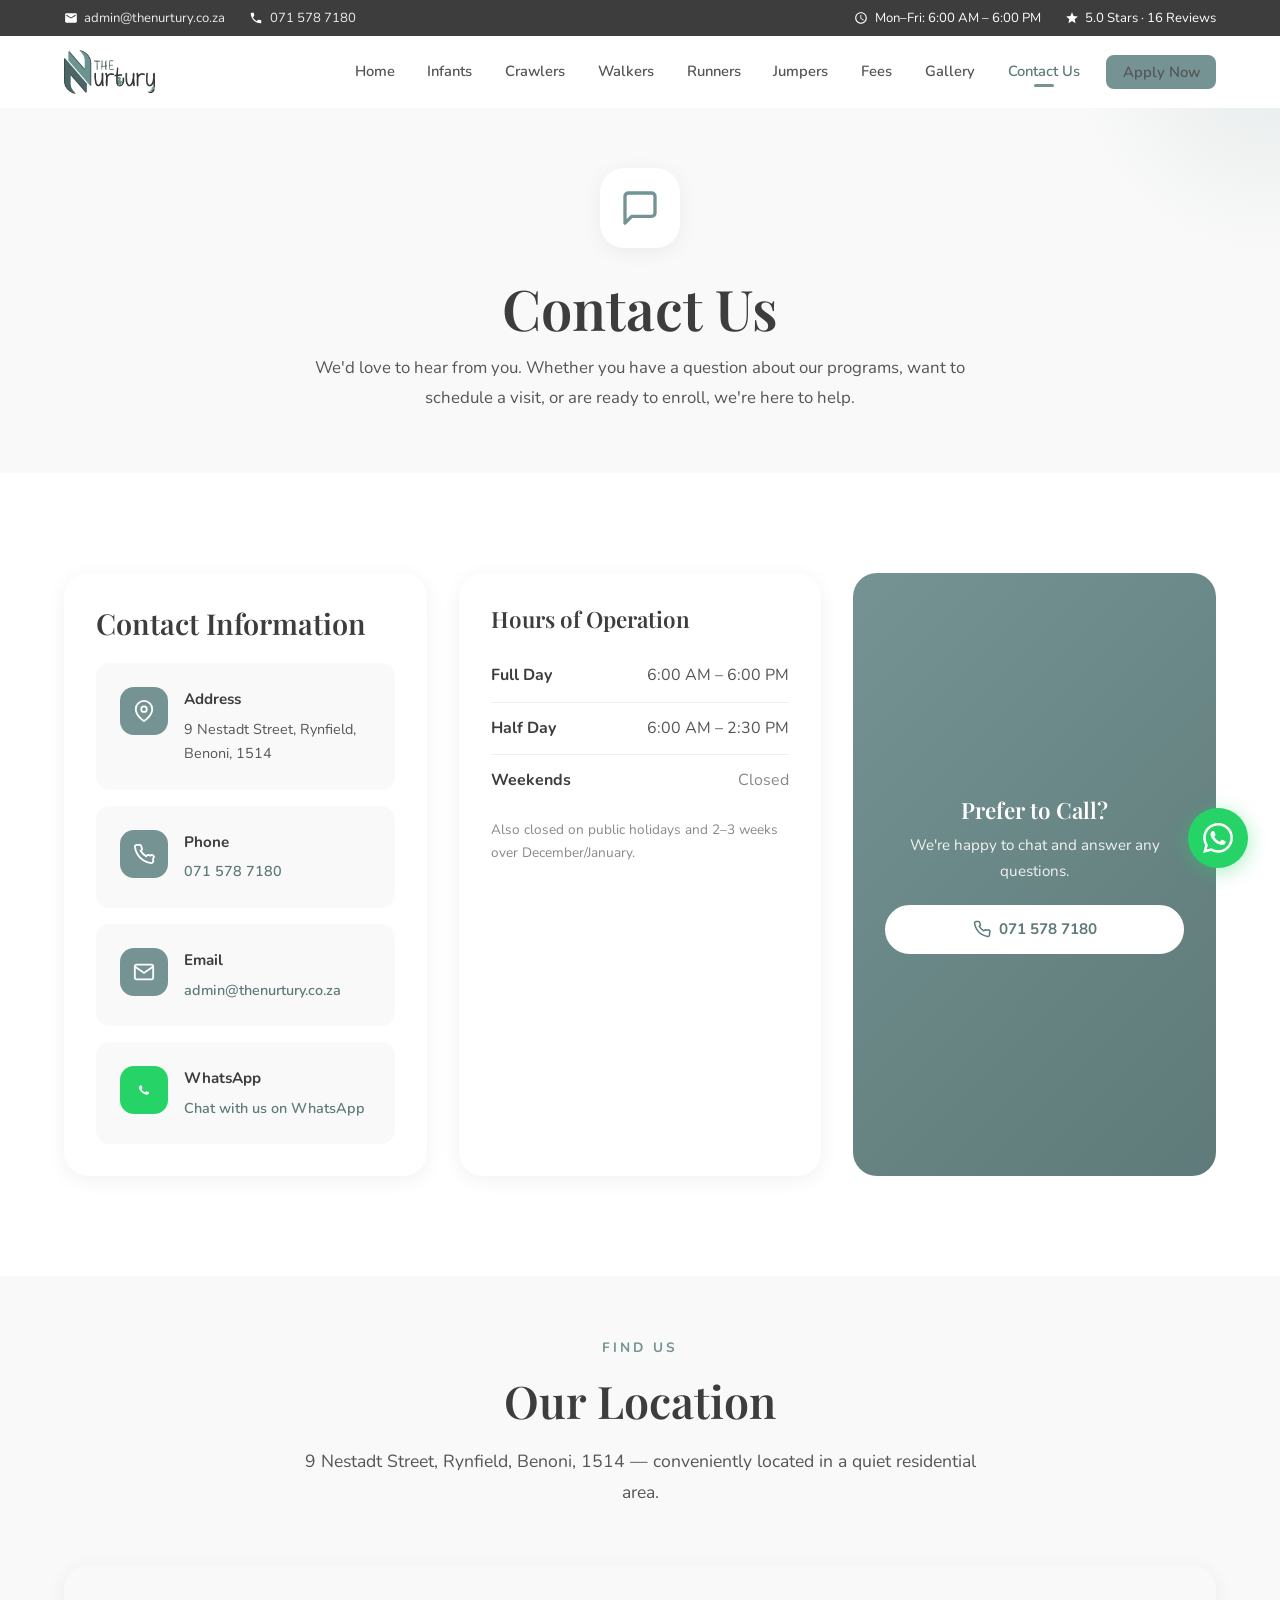
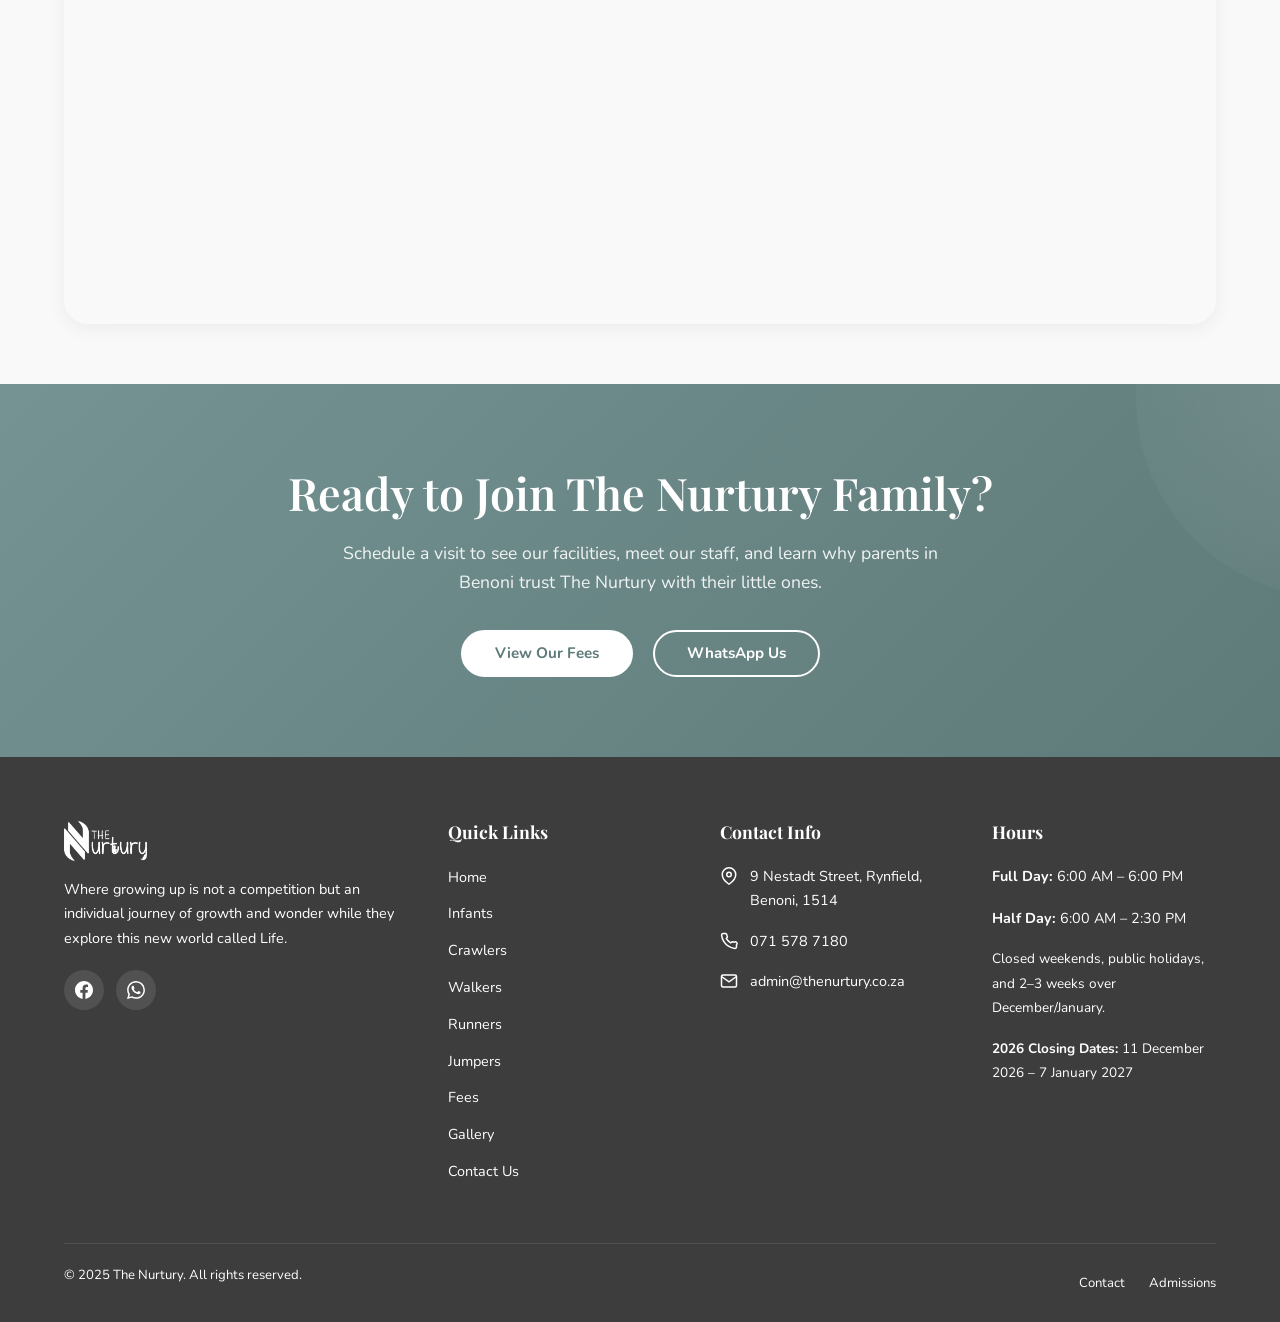
<file: contact-us.html>
<!DOCTYPE html>
<html lang="en">
<head>
  <meta charset="UTF-8">
  <meta name="viewport" content="width=device-width, initial-scale=1.0">
  <title>Contact Us | The Nurtury Baby Centre</title>
  <meta name="description" content="Contact The Nurtury Baby Centre in Benoni. Schedule a visit, enquire about enrolment, or get directions to 9 Nestadt Street, Rynfield.">
  <link rel="preconnect" href="https://fonts.googleapis.com">
  <link rel="preconnect" href="https://fonts.gstatic.com" crossorigin>
  <link href="https://fonts.googleapis.com/css2?family=Playfair+Display:wght@400;600;700&family=Nunito:wght@400;600;700;800&display=swap" rel="stylesheet">
  <link rel="stylesheet" href="css/styles.css">
</head>
<body>

  <!-- TOP BAR -->
  <div class="top-bar">
    <div class="container">
      <div class="top-bar__left">
        <div class="top-bar__item">
          <svg viewBox="0 0 24 24" fill="currentColor"><path d="M20 4H4c-1.1 0-2 .9-2 2v12c0 1.1.9 2 2 2h16c1.1 0 2-.9 2-2V6c0-1.1-.9-2-2-2zm0 4l-8 5-8-5V6l8 5 8-5v2z"/></svg>
          <a href="mailto:admin@thenurtury.co.za">admin@thenurtury.co.za</a>
        </div>
        <div class="top-bar__item">
          <svg viewBox="0 0 24 24" fill="currentColor"><path d="M6.62 10.79c1.44 2.83 3.76 5.14 6.59 6.59l2.2-2.2c.27-.27.67-.36 1.02-.24 1.12.37 2.33.57 3.57.57.55 0 1 .45 1 1V20c0 .55-.45 1-1 1-9.39 0-17-7.61-17-17 0-.55.45-1 1-1h3.5c.55 0 1 .45 1 1 0 1.25.2 2.45.57 3.57.11.35.03.74-.25 1.02l-2.2 2.2z"/></svg>
          <a href="tel:0715787180">071 578 7180</a>
        </div>
      </div>
      <div class="top-bar__right">
        <div class="top-bar__item">
          <svg viewBox="0 0 24 24" fill="currentColor"><path d="M11.99 2C6.47 2 2 6.48 2 12s4.47 10 9.99 10C17.52 22 22 17.52 22 12S17.52 2 11.99 2zM12 20c-4.42 0-8-3.58-8-8s3.58-8 8-8 8 3.58 8 8-3.58 8-8 8zm.5-13H11v6l5.25 3.15.75-1.23-4.5-2.67z"/></svg>
          <span>Mon–Fri: 6:00 AM – 6:00 PM</span>
        </div>
        <div class="top-bar__item">
          <svg viewBox="0 0 24 24" fill="currentColor"><path d="M12 17.27L18.18 21l-1.64-7.03L22 9.24l-7.19-.61L12 2 9.19 8.63 2 9.24l5.46 4.73L5.82 21z"/></svg>
          <span>5.0 Stars · 16 Reviews</span>
        </div>
      </div>
    </div>
  </div>

  <!-- NAVIGATION -->
  <nav class="navbar" role="navigation" aria-label="Main navigation">
    <div class="container">
      <a href="index.html" class="nav-brand">
        <img src="images/logo.png" alt="The Nurtury Baby Centre" class="nav-brand__logo">
      </a>
      <div class="nav-overlay"></div>
      <ul class="nav-links">
        <li><a href="index.html">Home</a></li>
        <li><a href="infants.html">Infants</a></li>
        <li><a href="crawlers.html">Crawlers</a></li>
        <li><a href="walkers.html">Walkers</a></li>
        <li><a href="runners.html">Runners</a></li>
        <li><a href="jumpers.html">Jumpers</a></li>
        <li><a href="fees.html">Fees</a></li>
        <li><a href="gallery.html">Gallery</a></li>
        <li><a href="contact-us.html">Contact Us</a></li>
        <li class="nav-cta"><a href="contact-us.html" class="btn btn--sage btn--sm">Apply Now</a></li>
      </ul>
      <button class="hamburger" aria-label="Toggle menu" aria-expanded="false"><span></span><span></span><span></span></button>
    </div>
  </nav>

  <!-- PAGE HERO -->
  <section class="page-hero page-hero--cream">
    <div class="container">
      <div class="page-hero__icon">
        <svg viewBox="0 0 24 24" fill="none" stroke="currentColor" stroke-width="2" stroke-linecap="round" stroke-linejoin="round"><path d="M21 15a2 2 0 01-2 2H7l-4 4V5a2 2 0 012-2h14a2 2 0 012 2z"/></svg>
      </div>
      <h1 class="page-hero__title">Contact Us</h1>
      <p class="page-hero__desc">We'd love to hear from you. Whether you have a question about our programs, want to schedule a visit, or are ready to enroll, we're here to help.</p>
    </div>
  </section>

  <!-- CONTACT SECTION -->
  <section class="section-padding">
    <div class="container">
      <div class="grid-3 fade-in-up">
        <!-- Contact Cards -->
        <div style="background:var(--white);border-radius:var(--radius-lg);padding:2rem;box-shadow:var(--shadow-soft);">
          <h3 style="margin-bottom:1.25rem;">Contact Information</h3>
          <div class="contact-card">
            <div class="contact-card__icon">
              <svg viewBox="0 0 24 24" fill="none" stroke="currentColor" stroke-width="2"><path d="M21 10c0 7-9 13-9 13s-9-6-9-13a9 9 0 0118 0z"/><circle cx="12" cy="10" r="3"/></svg>
            </div>
            <div>
              <div class="contact-card__title">Address</div>
              <div class="contact-card__text">9 Nestadt Street, Rynfield, Benoni, 1514</div>
            </div>
          </div>
          <div class="contact-card">
            <div class="contact-card__icon">
              <svg viewBox="0 0 24 24" fill="none" stroke="currentColor" stroke-width="2"><path d="M22 16.92v3a2 2 0 01-2.18 2 19.79 19.79 0 01-8.63-3.07 19.5 19.5 0 01-6-6 19.79 19.79 0 01-3.07-8.67A2 2 0 014.11 2h3a2 2 0 012 1.72c.13.88.36 1.75.7 2.57.13.32.06.68-.18.92l-1.26 1.26a16 16 0 006 6l1.26-1.26c.24-.24.6-.31.92-.18.82.34 1.69.57 2.57.7A2 2 0 0122 16.92z"/></svg>
            </div>
            <div>
              <div class="contact-card__title">Phone</div>
              <div class="contact-card__text"><a href="tel:0715787180">071 578 7180</a></div>
            </div>
          </div>
          <div class="contact-card">
            <div class="contact-card__icon">
              <svg viewBox="0 0 24 24" fill="none" stroke="currentColor" stroke-width="2"><path d="M4 4h16c1.1 0 2 .9 2 2v12c0 1.1-.9 2-2 2H4c-1.1 0-2-.9-2-2V6c0-1.1.9-2 2-2z"/><polyline points="22,6 12,13 2,6"/></svg>
            </div>
            <div>
              <div class="contact-card__title">Email</div>
              <div class="contact-card__text"><a href="mailto:admin@thenurtury.co.za">admin@thenurtury.co.za</a></div>
            </div>
          </div>
          <div class="contact-card" style="margin-bottom:0;">
            <div class="contact-card__icon" style="background:var(--whatsapp-green);">
              <svg viewBox="0 0 24 24" fill="currentColor" style="width:20px;height:20px;"><path d="M17.472 14.382c-.297-.149-1.758-.867-2.03-.967-.273-.099-.471-.148-.67.15-.197.297-.767.966-.94 1.164-.173.199-.347.223-.644.075-.297-.15-1.255-.463-2.39-1.475-.883-.788-1.48-1.761-1.653-2.059-.173-.297-.018-.458.13-.606.134-.133.298-.347.446-.52.149-.174.198-.298.298-.497.099-.198.05-.371-.025-.52-.075-.149-.669-1.612-.916-2.207-.242-.579-.487-.5-.669-.51-.173-.008-.371-.01-.57-.01-.198 0-.52.074-.792.372-.272.297-1.04 1.016-1.04 2.479 0 1.462 1.065 2.875 1.213 3.074.149.198 2.096 3.2 5.077 4.487.709.306 1.262.489 1.694.625.712.227 1.36.195 1.871.118.571-.085 1.758-.719 2.006-1.413.248-.694.248-1.289.173-1.413-.074-.124-.272-.198-.57-.347z"/></svg>
            </div>
            <div>
              <div class="contact-card__title">WhatsApp</div>
              <div class="contact-card__text"><a href="https://wa.me/27715787180" target="_blank" rel="noopener noreferrer">Chat with us on WhatsApp</a></div>
            </div>
          </div>
        </div>

        <!-- Hours -->
        <div style="background:var(--white);border-radius:var(--radius-lg);padding:2rem;box-shadow:var(--shadow-soft);">
          <h4 style="margin-bottom:1rem;">Hours of Operation</h4>
          <div style="display:flex;justify-content:space-between;padding:0.75rem 0;border-bottom:1px solid #F0F0F0;">
            <span style="font-weight:700;">Full Day</span>
            <span style="color:var(--text-body);">6:00 AM – 6:00 PM</span>
          </div>
          <div style="display:flex;justify-content:space-between;padding:0.75rem 0;border-bottom:1px solid #F0F0F0;">
            <span style="font-weight:700;">Half Day</span>
            <span style="color:var(--text-body);">6:00 AM – 2:30 PM</span>
          </div>
          <div style="display:flex;justify-content:space-between;padding:0.75rem 0;">
            <span style="font-weight:700;">Weekends</span>
            <span style="color:var(--text-muted);">Closed</span>
          </div>
          <p style="font-size:0.85rem;color:var(--text-muted);margin-top:0.75rem;margin-bottom:0;">Also closed on public holidays and 2–3 weeks over December/January.</p>
        </div>

        <!-- Prefer to Call -->
        <div style="background:linear-gradient(135deg, var(--sage), var(--sage-dark));border-radius:var(--radius-lg);padding:2rem;color:white;text-align:center;display:flex;flex-direction:column;justify-content:center;">
          <h4 style="color:white;margin-bottom:0.5rem;">Prefer to Call?</h4>
          <p style="color:rgba(255,255,255,0.9);font-size:0.95rem;margin-bottom:1.25rem;">We're happy to chat and answer any questions.</p>
          <a href="tel:0715787180" class="btn btn--white">
            <svg viewBox="0 0 24 24" fill="none" stroke="currentColor" stroke-width="2" style="width:18px;height:18px;"><path d="M22 16.92v3a2 2 0 01-2.18 2 19.79 19.79 0 01-8.63-3.07 19.5 19.5 0 01-6-6 19.79 19.79 0 01-3.07-8.67A2 2 0 014.11 2h3a2 2 0 012 1.72c.13.88.36 1.75.7 2.57.13.32.06.68-.18.92l-1.26 1.26a16 16 0 006 6l1.26-1.26c.24-.24.6-.31.92-.18.82.34 1.69.57 2.57.7A2 2 0 0122 16.92z"/></svg>
            071 578 7180
          </a>
        </div>
      </div>
    </div>
  </section>

  <!-- MAP -->
  <section class="section-padding--sm bg-light">
    <div class="container">
      <div class="section-header fade-in-up">
        <span class="section-eyebrow">Find Us</span>
        <h2 class="section-title">Our Location</h2>
        <p class="section-subtitle">9 Nestadt Street, Rynfield, Benoni, 1514 — conveniently located in a quiet residential area.</p>
      </div>
      <div class="map-container fade-in-up">
        <iframe
          src="https://www.google.com/maps/embed?pb=!1m18!1m12!1m3!1d3578.5!2d28.3267!3d-26.1897!2m3!1f0!2f0!3f0!3m2!1i1024!2i768!4f13.1!3m3!1m2!1s0x0%3A0x0!2s9+Nestadt+St%2C+Rynfield%2C+Benoni%2C+1514!5e0!3m2!1sen!2sza!4v1"
          width="100%"
          height="400"
          style="border:0;"
          allowfullscreen=""
          loading="lazy"
          referrerpolicy="no-referrer-when-downgrade"
          title="The Nurtury Baby Centre Location">
        </iframe>
      </div>
    </div>
  </section>

  <!-- CTA -->
  <section class="cta-section">
    <div class="container fade-in-up">
      <h2>Ready to Join The Nurtury Family?</h2>
      <p>Schedule a visit to see our facilities, meet our staff, and learn why parents in Benoni trust The Nurtury with their little ones.</p>
      <div>
        <a href="fees.html" class="btn btn--white">View Our Fees</a>
        <a href="https://wa.me/27715787180" target="_blank" rel="noopener noreferrer" class="btn btn--outline-white">WhatsApp Us</a>
      </div>
    </div>
  </section>

  <!-- FOOTER -->
  <footer class="footer">
    <div class="container">
      <div class="footer__grid">
        <div>
          <a href="index.html" class="nav-brand" style="margin-bottom:0.75rem;">
            <img src="images/logo.png" alt="The Nurtury Baby Centre" class="nav-brand__logo">
          </a>
          <p class="footer__brand-text">Where growing up is not a competition but an individual journey of growth and wonder while they explore this new world called Life.</p>
          <div class="footer__social">
            <a href="https://www.facebook.com/TheNurturyBenoni" target="_blank" rel="noopener noreferrer" aria-label="Facebook"><svg viewBox="0 0 24 24" fill="currentColor"><path d="M24 12.073c0-6.627-5.373-12-12-12s-12 5.373-12 12c0 5.99 4.388 10.954 10.125 11.854v-8.385H7.078v-3.47h3.047V9.43c0-3.007 1.792-4.669 4.533-4.669 1.312 0 2.686.235 2.686.235v2.953H15.83c-1.491 0-1.956.925-1.956 1.874v2.25h3.328l-.532 3.47h-2.796v8.385C19.612 23.027 24 18.062 24 12.073z"/></svg></a>
            <a href="https://wa.me/27715787180" target="_blank" rel="noopener noreferrer" aria-label="WhatsApp"><svg viewBox="0 0 24 24" fill="currentColor"><path d="M17.472 14.382c-.297-.149-1.758-.867-2.03-.967-.273-.099-.471-.148-.67.15-.197.297-.767.966-.94 1.164-.173.199-.347.223-.644.075-.297-.15-1.255-.463-2.39-1.475-.883-.788-1.48-1.761-1.653-2.059-.173-.297-.018-.458.13-.606.134-.133.298-.347.446-.52.149-.174.198-.298.298-.497.099-.198.05-.371-.025-.52-.075-.149-.669-1.612-.916-2.207-.242-.579-.487-.5-.669-.51-.173-.008-.371-.01-.57-.01-.198 0-.52.074-.792.372-.272.297-1.04 1.016-1.04 2.479 0 1.462 1.065 2.875 1.213 3.074.149.198 2.096 3.2 5.077 4.487.709.306 1.262.489 1.694.625.712.227 1.36.195 1.871.118.571-.085 1.758-.719 2.006-1.413.248-.694.248-1.289.173-1.413-.074-.124-.272-.198-.57-.347m-5.421 7.403h-.004a9.87 9.87 0 01-5.031-1.378l-.361-.214-3.741.982.998-3.648-.235-.374a9.86 9.86 0 01-1.51-5.26c.001-5.45 4.436-9.884 9.888-9.884 2.64 0 5.122 1.03 6.988 2.898a9.825 9.825 0 012.893 6.994c-.003 5.45-4.437 9.884-9.885 9.884m8.413-18.297A11.815 11.815 0 0012.05 0C5.495 0 .16 5.335.157 11.892c0 2.096.547 4.142 1.588 5.945L.057 24l6.305-1.654a11.882 11.882 0 005.683 1.448h.005c6.554 0 11.89-5.335 11.893-11.893a11.821 11.821 0 00-3.48-8.413z"/></svg></a>
          </div>
        </div>
        <div>
          <h4 class="footer__title">Quick Links</h4>
          <ul class="footer__links">
            <li><a href="index.html">Home</a></li>
            <li><a href="infants.html">Infants</a></li>
            <li><a href="crawlers.html">Crawlers</a></li>
            <li><a href="walkers.html">Walkers</a></li>
            <li><a href="runners.html">Runners</a></li>
            <li><a href="jumpers.html">Jumpers</a></li>
            <li><a href="fees.html">Fees</a></li>
            <li><a href="gallery.html">Gallery</a></li>
            <li><a href="contact-us.html">Contact Us</a></li>
          </ul>
        </div>
        <div>
          <h4 class="footer__title">Contact Info</h4>
          <div class="footer__contact-item">
            <svg viewBox="0 0 24 24" fill="none" stroke="currentColor" stroke-width="2"><path d="M21 10c0 7-9 13-9 13s-9-6-9-13a9 9 0 0118 0z"/><circle cx="12" cy="10" r="3"/></svg>
            <span>9 Nestadt Street, Rynfield, Benoni, 1514</span>
          </div>
          <div class="footer__contact-item">
            <svg viewBox="0 0 24 24" fill="none" stroke="currentColor" stroke-width="2"><path d="M22 16.92v3a2 2 0 01-2.18 2 19.79 19.79 0 01-8.63-3.07 19.5 19.5 0 01-6-6 19.79 19.79 0 01-3.07-8.67A2 2 0 014.11 2h3a2 2 0 012 1.72c.13.88.36 1.75.7 2.57.13.32.06.68-.18.92l-1.26 1.26a16 16 0 006 6l1.26-1.26c.24-.24.6-.31.92-.18.82.34 1.69.57 2.57.7A2 2 0 0122 16.92z"/></svg>
            <a href="tel:0715787180">071 578 7180</a>
          </div>
          <div class="footer__contact-item">
            <svg viewBox="0 0 24 24" fill="none" stroke="currentColor" stroke-width="2"><path d="M4 4h16c1.1 0 2 .9 2 2v12c0 1.1-.9 2-2 2H4c-1.1 0-2-.9-2-2V6c0-1.1.9-2 2-2z"/><polyline points="22,6 12,13 2,6"/></svg>
            <a href="mailto:admin@thenurtury.co.za">admin@thenurtury.co.za</a>
          </div>
        </div>
        <div>
          <h4 class="footer__title">Hours</h4>
          <div class="footer__hours">
            <p><strong>Full Day:</strong> 6:00 AM – 6:00 PM</p>
            <p><strong>Half Day:</strong> 6:00 AM – 2:30 PM</p>
            <p style="margin-top:0.75rem;font-size:0.85rem;">Closed weekends, public holidays, and 2–3 weeks over December/January.</p>
            <p style="margin-top:0.75rem;font-size:0.85rem;"><strong>2026 Closing Dates:</strong> 11 December 2026 – 7 January 2027</p>
          </div>
        </div>
      </div>
      <div class="footer__bottom">
        <p class="footer__copyright">&copy; 2025 The Nurtury. All rights reserved.</p>
        <div class="footer__bottom-links">
          <a href="contact-us.html">Contact</a>
          <a href="fees.html">Admissions</a>
        </div>
      </div>
    </div>
  </footer>

  <script src="js/page-images.js"></script>
  <script src="js/main.js"></script>
</body>
</html>
</file>
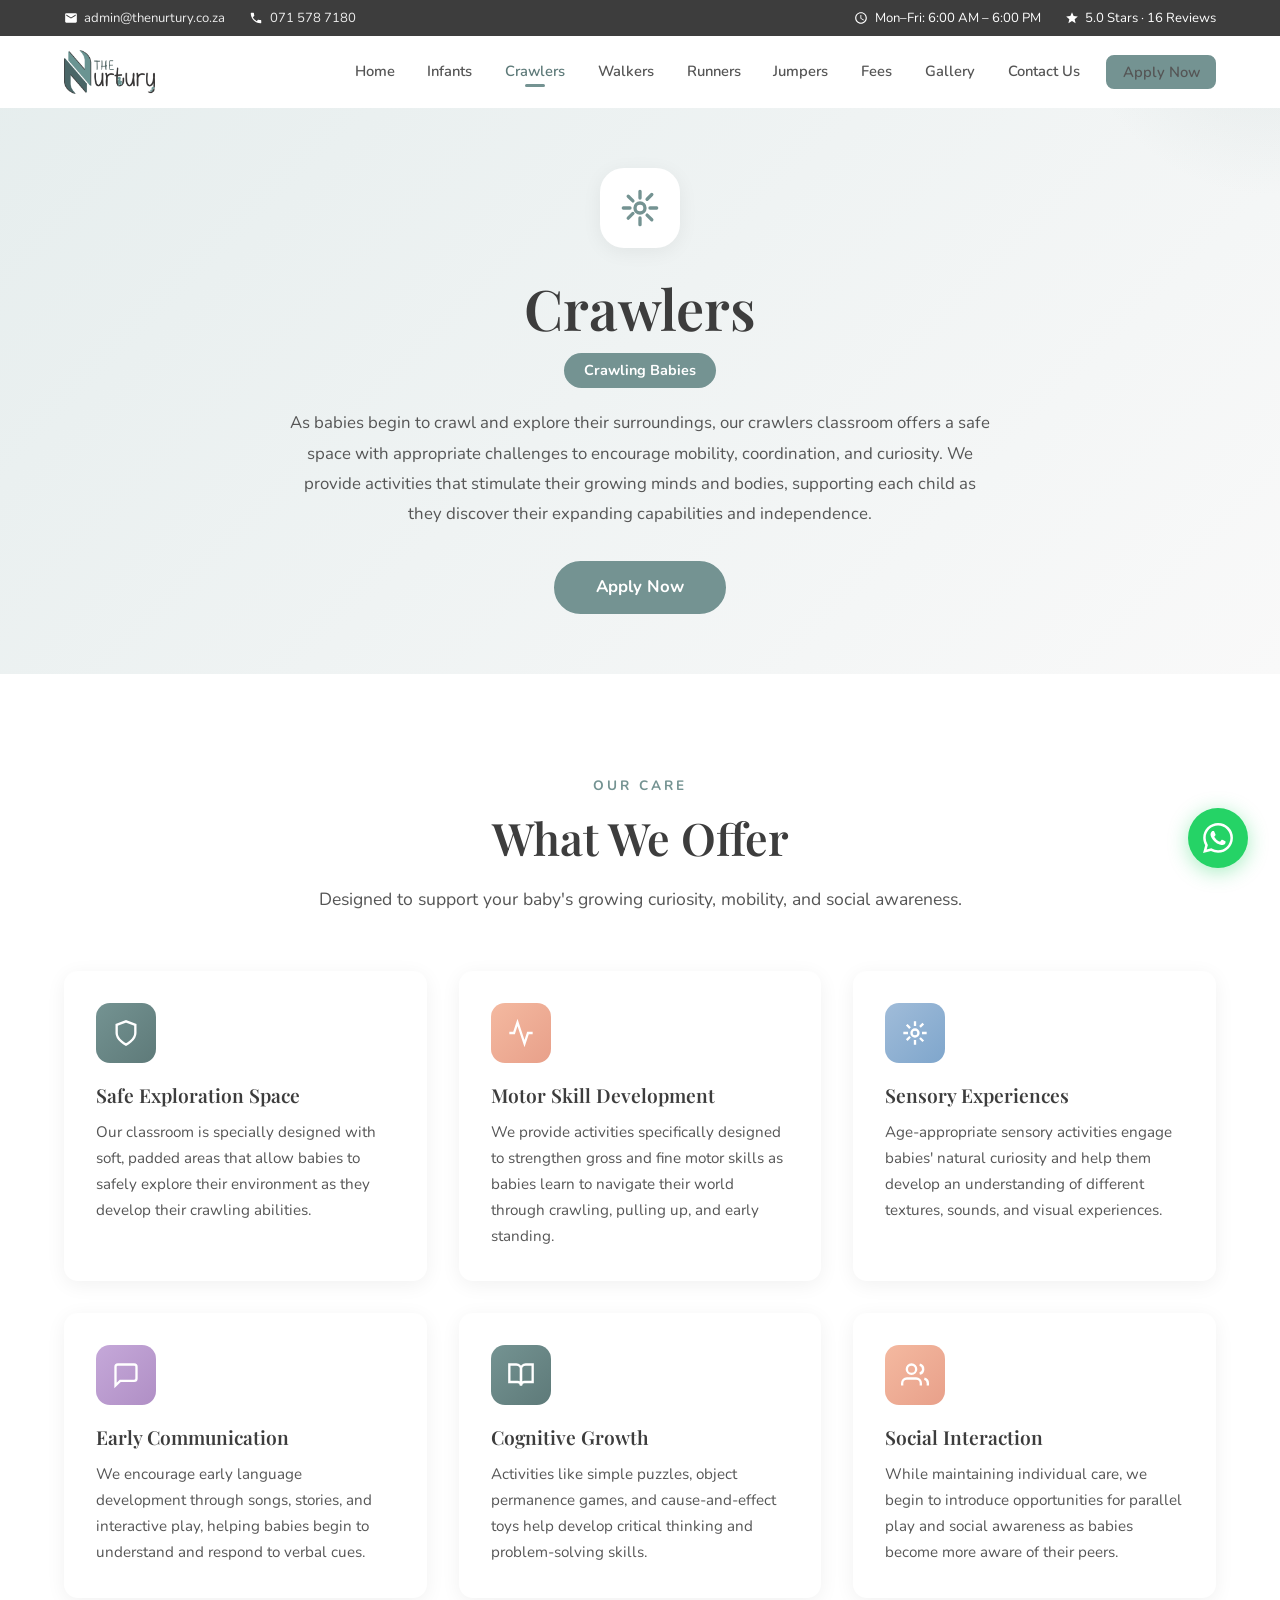
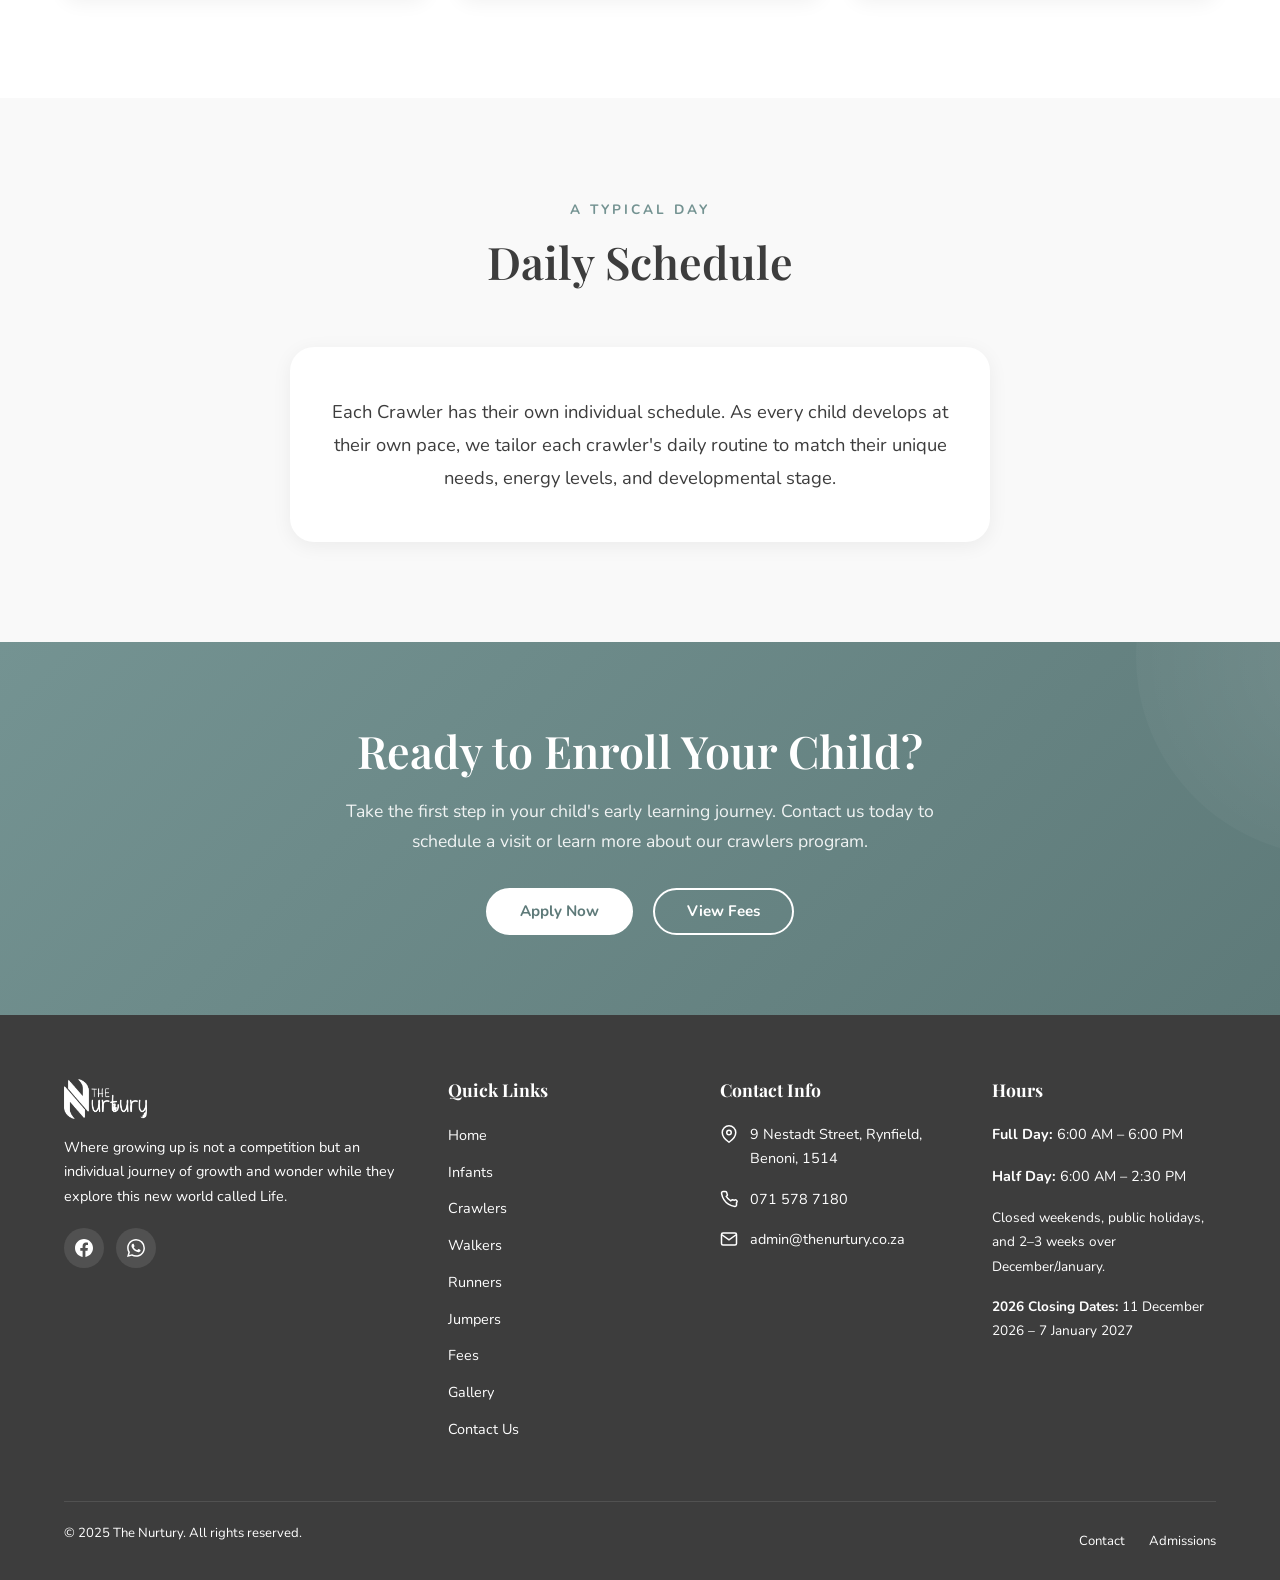
<file: crawlers.html>
<!DOCTYPE html>
<html lang="en">
<head>
  <meta charset="UTF-8">
  <meta name="viewport" content="width=device-width, initial-scale=1.0">
  <title>Crawlers Program | The Nurtury Baby Centre</title>
  <meta name="description" content="Our crawlers classroom offers a safe exploration space for crawling babies with sensory experiences, motor skill development, and early communication activities.">
  <link rel="preconnect" href="https://fonts.googleapis.com">
  <link rel="preconnect" href="https://fonts.gstatic.com" crossorigin>
  <link href="https://fonts.googleapis.com/css2?family=Playfair+Display:wght@400;600;700&family=Nunito:wght@400;600;700;800&display=swap" rel="stylesheet">
  <link rel="stylesheet" href="css/styles.css">
</head>
<body>

  <!-- TOP BAR -->
  <div class="top-bar">
    <div class="container">
      <div class="top-bar__left">
        <div class="top-bar__item">
          <svg viewBox="0 0 24 24" fill="currentColor"><path d="M20 4H4c-1.1 0-2 .9-2 2v12c0 1.1.9 2 2 2h16c1.1 0 2-.9 2-2V6c0-1.1-.9-2-2-2zm0 4l-8 5-8-5V6l8 5 8-5v2z"/></svg>
          <a href="mailto:admin@thenurtury.co.za">admin@thenurtury.co.za</a>
        </div>
        <div class="top-bar__item">
          <svg viewBox="0 0 24 24" fill="currentColor"><path d="M6.62 10.79c1.44 2.83 3.76 5.14 6.59 6.59l2.2-2.2c.27-.27.67-.36 1.02-.24 1.12.37 2.33.57 3.57.57.55 0 1 .45 1 1V20c0 .55-.45 1-1 1-9.39 0-17-7.61-17-17 0-.55.45-1 1-1h3.5c.55 0 1 .45 1 1 0 1.25.2 2.45.57 3.57.11.35.03.74-.25 1.02l-2.2 2.2z"/></svg>
          <a href="tel:0715787180">071 578 7180</a>
        </div>
      </div>
      <div class="top-bar__right">
        <div class="top-bar__item">
          <svg viewBox="0 0 24 24" fill="currentColor"><path d="M11.99 2C6.47 2 2 6.48 2 12s4.47 10 9.99 10C17.52 22 22 17.52 22 12S17.52 2 11.99 2zM12 20c-4.42 0-8-3.58-8-8s3.58-8 8-8 8 3.58 8 8-3.58 8-8 8zm.5-13H11v6l5.25 3.15.75-1.23-4.5-2.67z"/></svg>
          <span>Mon–Fri: 6:00 AM – 6:00 PM</span>
        </div>
        <div class="top-bar__item">
          <svg viewBox="0 0 24 24" fill="currentColor"><path d="M12 17.27L18.18 21l-1.64-7.03L22 9.24l-7.19-.61L12 2 9.19 8.63 2 9.24l5.46 4.73L5.82 21z"/></svg>
          <span>5.0 Stars · 16 Reviews</span>
        </div>
      </div>
    </div>
  </div>

  <!-- NAVIGATION -->
  <nav class="navbar" role="navigation" aria-label="Main navigation">
    <div class="container">
      <a href="index.html" class="nav-brand">
        <img src="images/logo.png" alt="The Nurtury Baby Centre" class="nav-brand__logo">
      </a>
      <div class="nav-overlay"></div>
      <ul class="nav-links">
        <li><a href="index.html">Home</a></li>
        <li><a href="infants.html">Infants</a></li>
        <li><a href="crawlers.html">Crawlers</a></li>
        <li><a href="walkers.html">Walkers</a></li>
        <li><a href="runners.html">Runners</a></li>
        <li><a href="jumpers.html">Jumpers</a></li>
        <li><a href="fees.html">Fees</a></li>
        <li><a href="gallery.html">Gallery</a></li>
        <li><a href="contact-us.html">Contact Us</a></li>
        <li class="nav-cta"><a href="contact-us.html" class="btn btn--sage btn--sm">Apply Now</a></li>
      </ul>
      <button class="hamburger" aria-label="Toggle menu" aria-expanded="false"><span></span><span></span><span></span></button>
    </div>
  </nav>

  <!-- PAGE HERO -->
  <section class="page-hero page-hero--sage">
    <div class="container">
      <div class="page-hero__icon">
        <svg viewBox="0 0 24 24" fill="none" stroke="currentColor" stroke-width="2" stroke-linecap="round" stroke-linejoin="round"><circle cx="12" cy="12" r="3"/><path d="M12 2v4m0 12v4m-7.07-3.93l2.83-2.83m8.49-8.49l2.83-2.83M2 12h4m12 0h4M4.93 4.93l2.83 2.83m8.49 8.49l2.83 2.83"/></svg>
      </div>
      <h1 class="page-hero__title">Crawlers</h1>
      <div class="page-hero__age">Crawling Babies</div>
      <p class="page-hero__desc">As babies begin to crawl and explore their surroundings, our crawlers classroom offers a safe space with appropriate challenges to encourage mobility, coordination, and curiosity. We provide activities that stimulate their growing minds and bodies, supporting each child as they discover their expanding capabilities and independence.</p>
      <a href="contact-us.html" class="btn btn--sage btn--lg">Apply Now</a>
    </div>
  </section>

  <!-- WHAT WE OFFER -->
  <section class="section-padding">
    <div class="container">
      <div class="section-header fade-in-up">
        <span class="section-eyebrow">Our Care</span>
        <h2 class="section-title">What We Offer</h2>
        <p class="section-subtitle">Designed to support your baby's growing curiosity, mobility, and social awareness.</p>
      </div>
      <div class="grid-3">
        <div class="card fade-in-up">
          <div class="card__icon card__icon--sage">
            <svg viewBox="0 0 24 24" fill="none" stroke="currentColor" stroke-width="2"><path d="M12 22s8-4 8-10V5l-8-3-8 3v7c0 6 8 10 8 10z"/></svg>
          </div>
          <h4 class="card__title">Safe Exploration Space</h4>
          <p class="card__text">Our classroom is specially designed with soft, padded areas that allow babies to safely explore their environment as they develop their crawling abilities.</p>
        </div>
        <div class="card fade-in-up delay-1">
          <div class="card__icon card__icon--peach">
            <svg viewBox="0 0 24 24" fill="none" stroke="currentColor" stroke-width="2"><path d="M22 12h-4l-3 9L9 3l-3 9H2"/></svg>
          </div>
          <h4 class="card__title">Motor Skill Development</h4>
          <p class="card__text">We provide activities specifically designed to strengthen gross and fine motor skills as babies learn to navigate their world through crawling, pulling up, and early standing.</p>
        </div>
        <div class="card fade-in-up delay-2">
          <div class="card__icon card__icon--blue">
            <svg viewBox="0 0 24 24" fill="none" stroke="currentColor" stroke-width="2"><circle cx="12" cy="12" r="3"/><path d="M12 2v4m0 12v4m-7.07-3.93l2.83-2.83m8.49-8.49l2.83-2.83M2 12h4m12 0h4M4.93 4.93l2.83 2.83m8.49 8.49l2.83 2.83"/></svg>
          </div>
          <h4 class="card__title">Sensory Experiences</h4>
          <p class="card__text">Age-appropriate sensory activities engage babies' natural curiosity and help them develop an understanding of different textures, sounds, and visual experiences.</p>
        </div>
        <div class="card fade-in-up">
          <div class="card__icon card__icon--lavender">
            <svg viewBox="0 0 24 24" fill="none" stroke="currentColor" stroke-width="2"><path d="M21 15a2 2 0 01-2 2H7l-4 4V5a2 2 0 012-2h14a2 2 0 012 2z"/></svg>
          </div>
          <h4 class="card__title">Early Communication</h4>
          <p class="card__text">We encourage early language development through songs, stories, and interactive play, helping babies begin to understand and respond to verbal cues.</p>
        </div>
        <div class="card fade-in-up delay-1">
          <div class="card__icon card__icon--sage">
            <svg viewBox="0 0 24 24" fill="none" stroke="currentColor" stroke-width="2"><path d="M2 3h6a4 4 0 014 4v14a3 3 0 00-3-3H2z"/><path d="M22 3h-6a4 4 0 00-4 4v14a3 3 0 013-3h7z"/></svg>
          </div>
          <h4 class="card__title">Cognitive Growth</h4>
          <p class="card__text">Activities like simple puzzles, object permanence games, and cause-and-effect toys help develop critical thinking and problem-solving skills.</p>
        </div>
        <div class="card fade-in-up delay-2">
          <div class="card__icon card__icon--peach">
            <svg viewBox="0 0 24 24" fill="none" stroke="currentColor" stroke-width="2"><path d="M17 21v-2a4 4 0 00-4-4H5a4 4 0 00-4 4v2"/><circle cx="9" cy="7" r="4"/><path d="M23 21v-2a4 4 0 00-3-3.87"/><path d="M16 3.13a4 4 0 010 7.75"/></svg>
          </div>
          <h4 class="card__title">Social Interaction</h4>
          <p class="card__text">While maintaining individual care, we begin to introduce opportunities for parallel play and social awareness as babies become more aware of their peers.</p>
        </div>
      </div>
    </div>
  </section>

  <!-- DAILY SCHEDULE -->
  <section class="section-padding bg-light">
    <div class="container">
      <div class="section-header fade-in-up">
        <span class="section-eyebrow">A Typical Day</span>
        <h2 class="section-title">Daily Schedule</h2>
      </div>
      <div class="fade-in-up" style="max-width:700px;margin:0 auto;text-align:center;">
        <div style="background:var(--white);border-radius:var(--radius-lg);padding:3rem 2rem;box-shadow:var(--shadow-soft);">
          <p style="font-size:1.15rem;line-height:1.8;color:var(--dark);">Each Crawler has their own individual schedule. As every child develops at their own pace, we tailor each crawler's daily routine to match their unique needs, energy levels, and developmental stage.</p>
        </div>
      </div>
    </div>
  </section>

  <!-- CTA -->
  <section class="cta-section">
    <div class="container fade-in-up">
      <h2>Ready to Enroll Your Child?</h2>
      <p>Take the first step in your child's early learning journey. Contact us today to schedule a visit or learn more about our crawlers program.</p>
      <div>
        <a href="contact-us.html" class="btn btn--white">Apply Now</a>
        <a href="fees.html" class="btn btn--outline-white">View Fees</a>
      </div>
    </div>
  </section>

  <!-- FOOTER -->
  <footer class="footer">
    <div class="container">
      <div class="footer__grid">
        <div>
          <a href="index.html" class="nav-brand" style="margin-bottom:0.75rem;">
            <img src="images/logo.png" alt="The Nurtury Baby Centre" class="nav-brand__logo">
          </a>
          <p class="footer__brand-text">Where growing up is not a competition but an individual journey of growth and wonder while they explore this new world called Life.</p>
          <div class="footer__social">
            <a href="https://www.facebook.com/TheNurturyBenoni" target="_blank" rel="noopener noreferrer" aria-label="Facebook"><svg viewBox="0 0 24 24" fill="currentColor"><path d="M24 12.073c0-6.627-5.373-12-12-12s-12 5.373-12 12c0 5.99 4.388 10.954 10.125 11.854v-8.385H7.078v-3.47h3.047V9.43c0-3.007 1.792-4.669 4.533-4.669 1.312 0 2.686.235 2.686.235v2.953H15.83c-1.491 0-1.956.925-1.956 1.874v2.25h3.328l-.532 3.47h-2.796v8.385C19.612 23.027 24 18.062 24 12.073z"/></svg></a>
            <a href="https://wa.me/27715787180" target="_blank" rel="noopener noreferrer" aria-label="WhatsApp"><svg viewBox="0 0 24 24" fill="currentColor"><path d="M17.472 14.382c-.297-.149-1.758-.867-2.03-.967-.273-.099-.471-.148-.67.15-.197.297-.767.966-.94 1.164-.173.199-.347.223-.644.075-.297-.15-1.255-.463-2.39-1.475-.883-.788-1.48-1.761-1.653-2.059-.173-.297-.018-.458.13-.606.134-.133.298-.347.446-.52.149-.174.198-.298.298-.497.099-.198.05-.371-.025-.52-.075-.149-.669-1.612-.916-2.207-.242-.579-.487-.5-.669-.51-.173-.008-.371-.01-.57-.01-.198 0-.52.074-.792.372-.272.297-1.04 1.016-1.04 2.479 0 1.462 1.065 2.875 1.213 3.074.149.198 2.096 3.2 5.077 4.487.709.306 1.262.489 1.694.625.712.227 1.36.195 1.871.118.571-.085 1.758-.719 2.006-1.413.248-.694.248-1.289.173-1.413-.074-.124-.272-.198-.57-.347m-5.421 7.403h-.004a9.87 9.87 0 01-5.031-1.378l-.361-.214-3.741.982.998-3.648-.235-.374a9.86 9.86 0 01-1.51-5.26c.001-5.45 4.436-9.884 9.888-9.884 2.64 0 5.122 1.03 6.988 2.898a9.825 9.825 0 012.893 6.994c-.003 5.45-4.437 9.884-9.885 9.884m8.413-18.297A11.815 11.815 0 0012.05 0C5.495 0 .16 5.335.157 11.892c0 2.096.547 4.142 1.588 5.945L.057 24l6.305-1.654a11.882 11.882 0 005.683 1.448h.005c6.554 0 11.89-5.335 11.893-11.893a11.821 11.821 0 00-3.48-8.413z"/></svg></a>
          </div>
        </div>
        <div>
          <h4 class="footer__title">Quick Links</h4>
          <ul class="footer__links">
            <li><a href="index.html">Home</a></li>
            <li><a href="infants.html">Infants</a></li>
            <li><a href="crawlers.html">Crawlers</a></li>
            <li><a href="walkers.html">Walkers</a></li>
            <li><a href="runners.html">Runners</a></li>
            <li><a href="jumpers.html">Jumpers</a></li>
            <li><a href="fees.html">Fees</a></li>
            <li><a href="gallery.html">Gallery</a></li>
            <li><a href="contact-us.html">Contact Us</a></li>
          </ul>
        </div>
        <div>
          <h4 class="footer__title">Contact Info</h4>
          <div class="footer__contact-item">
            <svg viewBox="0 0 24 24" fill="none" stroke="currentColor" stroke-width="2"><path d="M21 10c0 7-9 13-9 13s-9-6-9-13a9 9 0 0118 0z"/><circle cx="12" cy="10" r="3"/></svg>
            <span>9 Nestadt Street, Rynfield, Benoni, 1514</span>
          </div>
          <div class="footer__contact-item">
            <svg viewBox="0 0 24 24" fill="none" stroke="currentColor" stroke-width="2"><path d="M22 16.92v3a2 2 0 01-2.18 2 19.79 19.79 0 01-8.63-3.07 19.5 19.5 0 01-6-6 19.79 19.79 0 01-3.07-8.67A2 2 0 014.11 2h3a2 2 0 012 1.72c.13.88.36 1.75.7 2.57.13.32.06.68-.18.92l-1.26 1.26a16 16 0 006 6l1.26-1.26c.24-.24.6-.31.92-.18.82.34 1.69.57 2.57.7A2 2 0 0122 16.92z"/></svg>
            <a href="tel:0715787180">071 578 7180</a>
          </div>
          <div class="footer__contact-item">
            <svg viewBox="0 0 24 24" fill="none" stroke="currentColor" stroke-width="2"><path d="M4 4h16c1.1 0 2 .9 2 2v12c0 1.1-.9 2-2 2H4c-1.1 0-2-.9-2-2V6c0-1.1.9-2 2-2z"/><polyline points="22,6 12,13 2,6"/></svg>
            <a href="mailto:admin@thenurtury.co.za">admin@thenurtury.co.za</a>
          </div>
        </div>
        <div>
          <h4 class="footer__title">Hours</h4>
          <div class="footer__hours">
            <p><strong>Full Day:</strong> 6:00 AM – 6:00 PM</p>
            <p><strong>Half Day:</strong> 6:00 AM – 2:30 PM</p>
            <p style="margin-top:0.75rem;font-size:0.85rem;">Closed weekends, public holidays, and 2–3 weeks over December/January.</p>
            <p style="margin-top:0.75rem;font-size:0.85rem;"><strong>2026 Closing Dates:</strong> 11 December 2026 – 7 January 2027</p>
          </div>
        </div>
      </div>
      <div class="footer__bottom">
        <p class="footer__copyright">&copy; 2025 The Nurtury. All rights reserved.</p>
        <div class="footer__bottom-links">
          <a href="contact-us.html">Contact</a>
          <a href="fees.html">Admissions</a>
        </div>
      </div>
    </div>
  </footer>

  <script src="js/page-images.js"></script>
  <script src="js/main.js"></script>
</body>
</html>
</file>
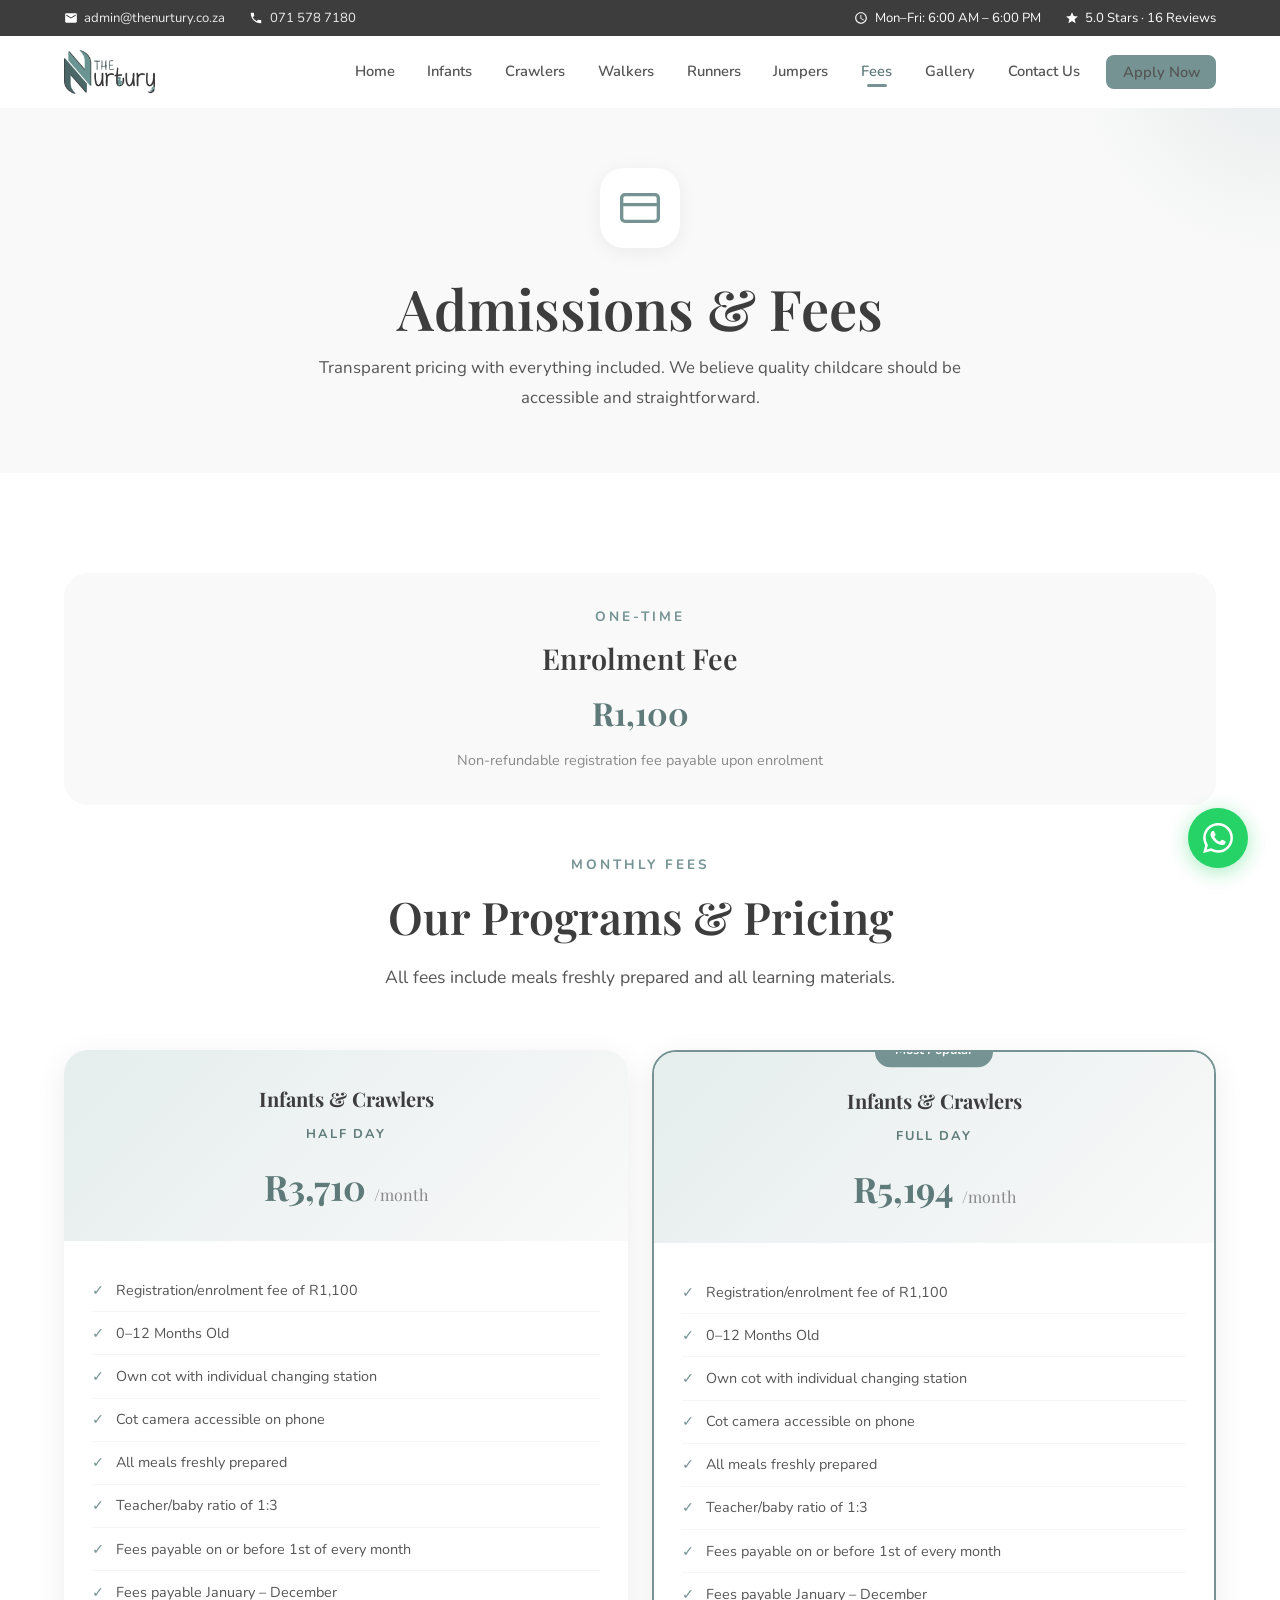
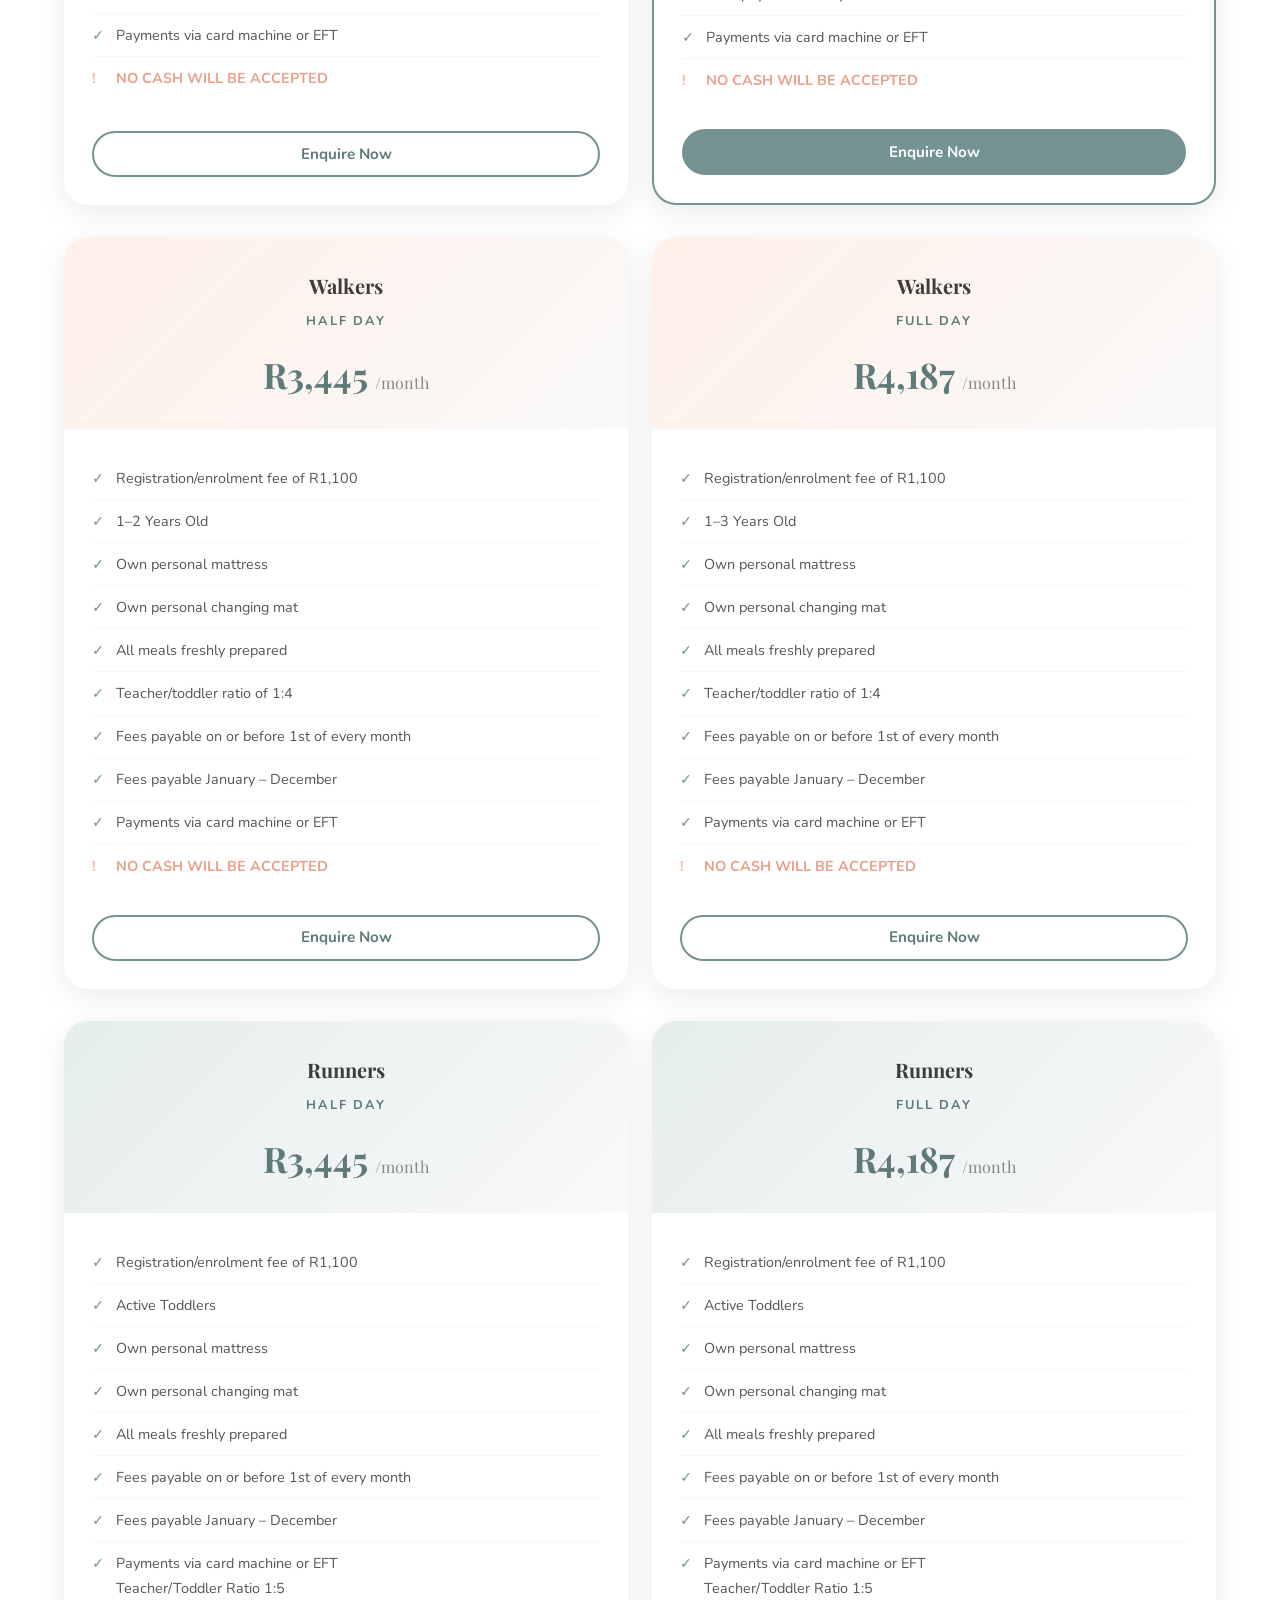
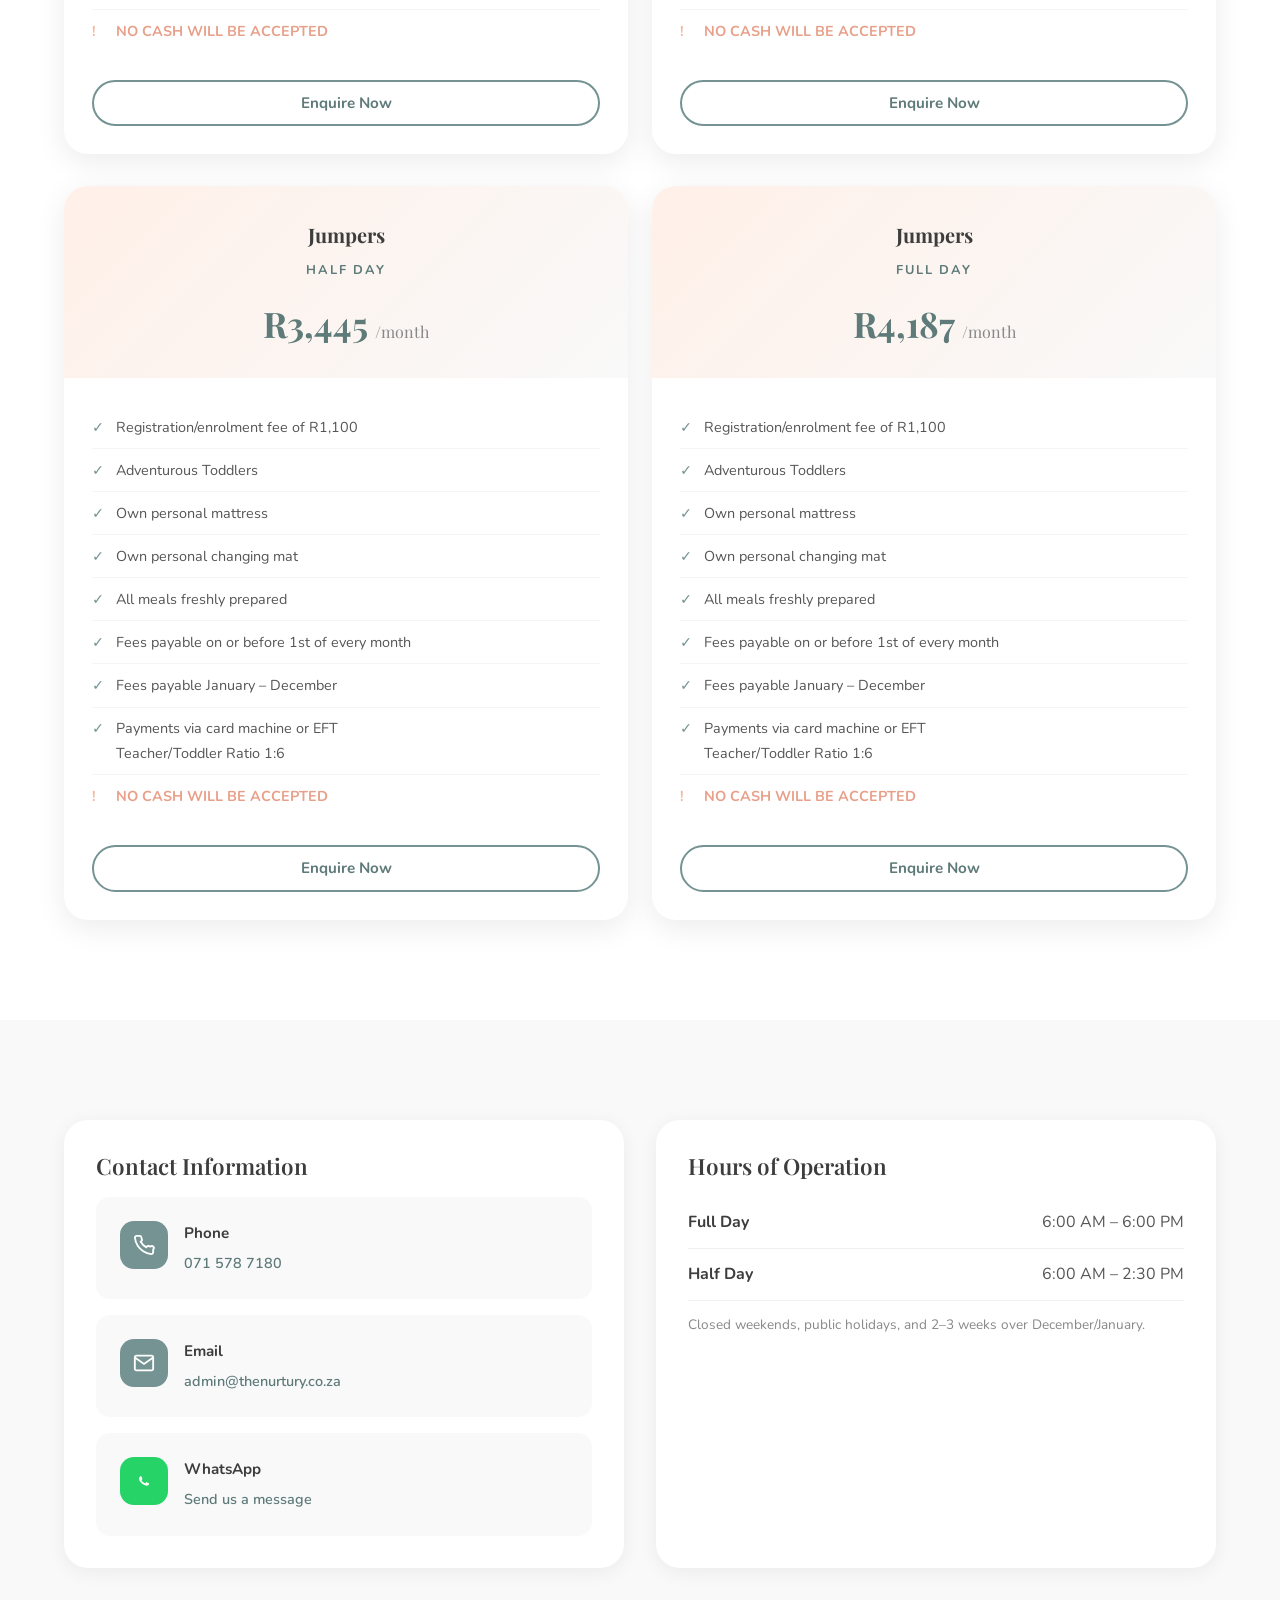
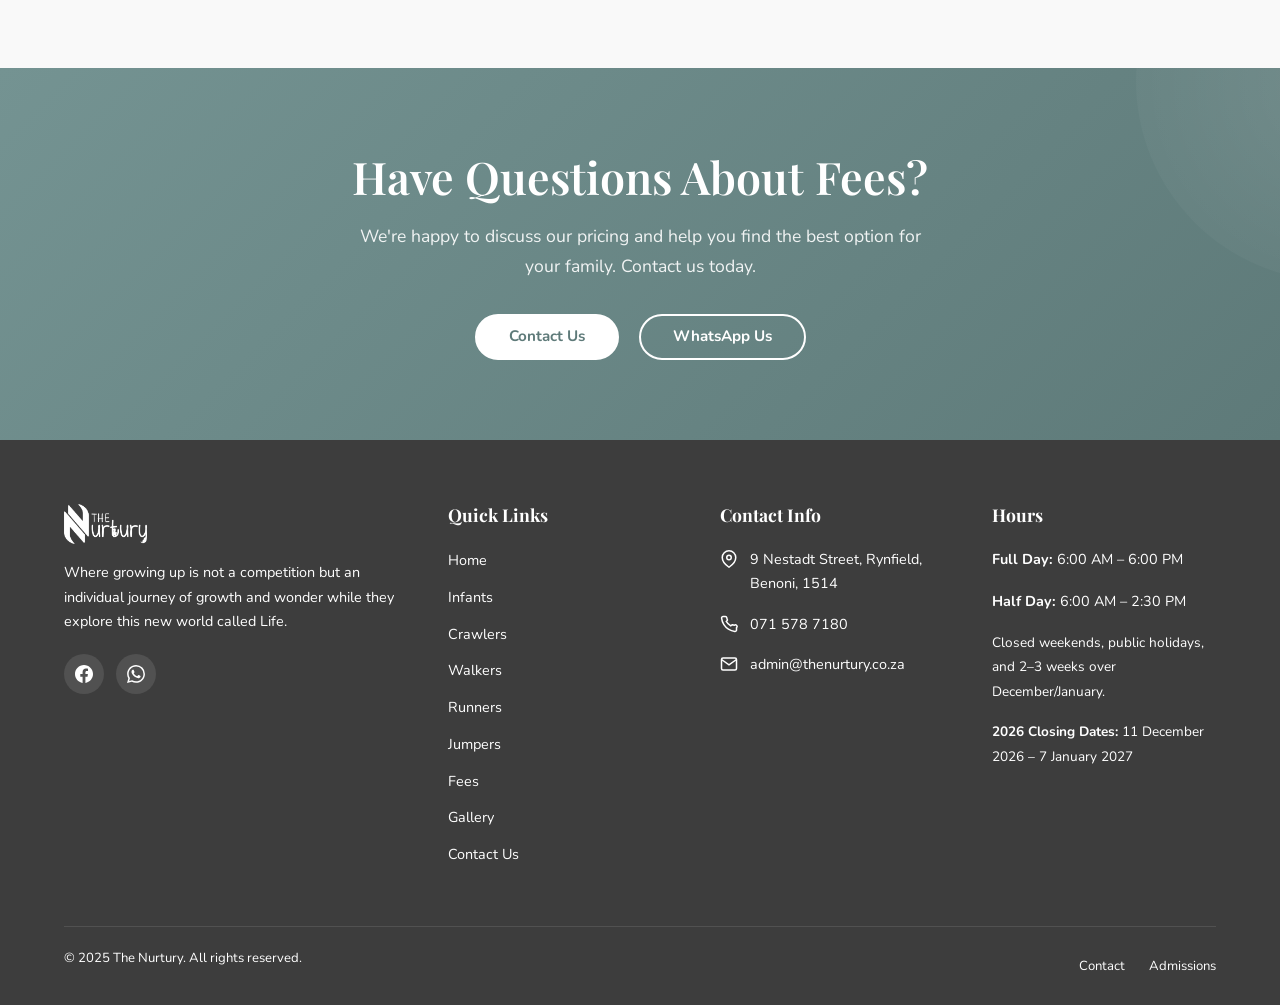
<file: fees.html>
<!DOCTYPE html>
<html lang="en">
<head>
  <meta charset="UTF-8">
  <meta name="viewport" content="width=device-width, initial-scale=1.0">
  <title>Admissions & Fees | The Nurtury Baby Centre</title>
  <meta name="description" content="View The Nurtury Baby Centre's fees and admissions information. Affordable day care for infants, crawlers, and walkers in Benoni, Gauteng.">
  <link rel="preconnect" href="https://fonts.googleapis.com">
  <link rel="preconnect" href="https://fonts.gstatic.com" crossorigin>
  <link href="https://fonts.googleapis.com/css2?family=Playfair+Display:wght@400;600;700&family=Nunito:wght@400;600;700;800&display=swap" rel="stylesheet">
  <link rel="stylesheet" href="css/styles.css">
</head>
<body>

  <!-- TOP BAR -->
  <div class="top-bar">
    <div class="container">
      <div class="top-bar__left">
        <div class="top-bar__item">
          <svg viewBox="0 0 24 24" fill="currentColor"><path d="M20 4H4c-1.1 0-2 .9-2 2v12c0 1.1.9 2 2 2h16c1.1 0 2-.9 2-2V6c0-1.1-.9-2-2-2zm0 4l-8 5-8-5V6l8 5 8-5v2z"/></svg>
          <a href="mailto:admin@thenurtury.co.za">admin@thenurtury.co.za</a>
        </div>
        <div class="top-bar__item">
          <svg viewBox="0 0 24 24" fill="currentColor"><path d="M6.62 10.79c1.44 2.83 3.76 5.14 6.59 6.59l2.2-2.2c.27-.27.67-.36 1.02-.24 1.12.37 2.33.57 3.57.57.55 0 1 .45 1 1V20c0 .55-.45 1-1 1-9.39 0-17-7.61-17-17 0-.55.45-1 1-1h3.5c.55 0 1 .45 1 1 0 1.25.2 2.45.57 3.57.11.35.03.74-.25 1.02l-2.2 2.2z"/></svg>
          <a href="tel:0715787180">071 578 7180</a>
        </div>
      </div>
      <div class="top-bar__right">
        <div class="top-bar__item">
          <svg viewBox="0 0 24 24" fill="currentColor"><path d="M11.99 2C6.47 2 2 6.48 2 12s4.47 10 9.99 10C17.52 22 22 17.52 22 12S17.52 2 11.99 2zM12 20c-4.42 0-8-3.58-8-8s3.58-8 8-8 8 3.58 8 8-3.58 8-8 8zm.5-13H11v6l5.25 3.15.75-1.23-4.5-2.67z"/></svg>
          <span>Mon–Fri: 6:00 AM – 6:00 PM</span>
        </div>
        <div class="top-bar__item">
          <svg viewBox="0 0 24 24" fill="currentColor"><path d="M12 17.27L18.18 21l-1.64-7.03L22 9.24l-7.19-.61L12 2 9.19 8.63 2 9.24l5.46 4.73L5.82 21z"/></svg>
          <span>5.0 Stars · 16 Reviews</span>
        </div>
      </div>
    </div>
  </div>

  <!-- NAVIGATION -->
  <nav class="navbar" role="navigation" aria-label="Main navigation">
    <div class="container">
      <a href="index.html" class="nav-brand">
        <img src="images/logo.png" alt="The Nurtury Baby Centre" class="nav-brand__logo">
      </a>
      <div class="nav-overlay"></div>
      <ul class="nav-links">
        <li><a href="index.html">Home</a></li>
        <li><a href="infants.html">Infants</a></li>
        <li><a href="crawlers.html">Crawlers</a></li>
        <li><a href="walkers.html">Walkers</a></li>
        <li><a href="runners.html">Runners</a></li>
        <li><a href="jumpers.html">Jumpers</a></li>
        <li><a href="fees.html">Fees</a></li>
        <li><a href="gallery.html">Gallery</a></li>
        <li><a href="contact-us.html">Contact Us</a></li>
        <li class="nav-cta"><a href="contact-us.html" class="btn btn--sage btn--sm">Apply Now</a></li>
      </ul>
      <button class="hamburger" aria-label="Toggle menu" aria-expanded="false"><span></span><span></span><span></span></button>
    </div>
  </nav>

  <!-- PAGE HERO -->
  <section class="page-hero page-hero--cream">
    <div class="container">
      <div class="page-hero__icon">
        <svg viewBox="0 0 24 24" fill="none" stroke="currentColor" stroke-width="2" stroke-linecap="round" stroke-linejoin="round"><rect x="1" y="4" width="22" height="16" rx="2" ry="2"/><line x1="1" y1="10" x2="23" y2="10"/></svg>
      </div>
      <h1 class="page-hero__title">Admissions &amp; Fees</h1>
      <p class="page-hero__desc">Transparent pricing with everything included. We believe quality childcare should be accessible and straightforward.</p>
    </div>
  </section>

  <!-- ENROLLMENT FEE -->
  <section class="section-padding">
    <div class="container">
      <div class="fee-enrollment fade-in-up">
        <span class="section-eyebrow">One-Time</span>
        <h3 style="margin-bottom:0.5rem;">Enrolment Fee</h3>
        <div class="fee-enrollment__price">R1,100</div>
        <p style="color:var(--text-muted);font-size:0.9rem;margin-top:0.5rem;">Non-refundable registration fee payable upon enrolment</p>
      </div>

      <!-- FEE CARDS -->
      <div class="section-header fade-in-up">
        <span class="section-eyebrow">Monthly Fees</span>
        <h2 class="section-title">Our Programs &amp; Pricing</h2>
        <p class="section-subtitle">All fees include meals freshly prepared and all learning materials.</p>
      </div>

      <div class="grid-2" style="gap:1.5rem;margin-bottom:2rem;">
        <!-- Infants & Crawlers Half Day -->
        <div class="fee-card fade-in-up">
          <div class="fee-card__header">
            <div class="fee-card__name">Infants &amp; Crawlers</div>
            <div class="fee-card__type">Half Day</div>
            <div class="fee-card__price">R3,710 <span>/month</span></div>
          </div>
          <div class="fee-card__body">
            <ul class="fee-card__list">
              <li>Registration/enrolment fee of R1,100</li>
              <li>0–12 Months Old</li>
              <li>Own cot with individual changing station</li>
              <li>Cot camera accessible on phone</li>
              <li>All meals freshly prepared</li>
              <li>Teacher/baby ratio of 1:3</li>
              <li>Fees payable on or before 1st of every month</li>
              <li>Fees payable January – December</li>
              <li>Payments via card machine or EFT</li>
              <li class="fee-card__highlight">NO CASH WILL BE ACCEPTED</li>
            </ul>
          </div>
          <div class="fee-card__footer">
            <a href="contact-us.html" class="btn btn--outline-sage" style="width:100%;">Enquire Now</a>
          </div>
        </div>

        <!-- Infants & Crawlers Full Day -->
        <div class="fee-card fee-card--featured fade-in-up delay-1">
          <div class="fee-card__header">
            <div class="fee-card__name">Infants &amp; Crawlers</div>
            <div class="fee-card__type">Full Day</div>
            <div class="fee-card__price">R5,194 <span>/month</span></div>
          </div>
          <div class="fee-card__body">
            <ul class="fee-card__list">
              <li>Registration/enrolment fee of R1,100</li>
              <li>0–12 Months Old</li>
              <li>Own cot with individual changing station</li>
              <li>Cot camera accessible on phone</li>
              <li>All meals freshly prepared</li>
              <li>Teacher/baby ratio of 1:3</li>
              <li>Fees payable on or before 1st of every month</li>
              <li>Fees payable January – December</li>
              <li>Payments via card machine or EFT</li>
              <li class="fee-card__highlight">NO CASH WILL BE ACCEPTED</li>
            </ul>
          </div>
          <div class="fee-card__footer">
            <a href="contact-us.html" class="btn btn--sage" style="width:100%;">Enquire Now</a>
          </div>
        </div>
      </div>

      <div class="grid-2" style="gap:1.5rem;">
        <!-- Walkers Half Day -->
        <div class="fee-card fade-in-up">
          <div class="fee-card__header fee-card__header--peach">
            <div class="fee-card__name">Walkers</div>
            <div class="fee-card__type">Half Day</div>
            <div class="fee-card__price">R3,445 <span>/month</span></div>
          </div>
          <div class="fee-card__body">
            <ul class="fee-card__list">
              <li>Registration/enrolment fee of R1,100</li>
              <li>1–2 Years Old</li>
              <li>Own personal mattress</li>
              <li>Own personal changing mat</li>
              <li>All meals freshly prepared</li>
              <li>Teacher/toddler ratio of 1:4</li>
              <li>Fees payable on or before 1st of every month</li>
              <li>Fees payable January – December</li>
              <li>Payments via card machine or EFT</li>
              <li class="fee-card__highlight">NO CASH WILL BE ACCEPTED</li>
            </ul>
          </div>
          <div class="fee-card__footer">
            <a href="contact-us.html" class="btn btn--outline-sage" style="width:100%;">Enquire Now</a>
          </div>
        </div>

        <!-- Walkers Full Day -->
        <div class="fee-card fade-in-up delay-1">
          <div class="fee-card__header fee-card__header--peach">
            <div class="fee-card__name">Walkers</div>
            <div class="fee-card__type">Full Day</div>
            <div class="fee-card__price">R4,187 <span>/month</span></div>
          </div>
          <div class="fee-card__body">
            <ul class="fee-card__list">
              <li>Registration/enrolment fee of R1,100</li>
              <li>1–3 Years Old</li>
              <li>Own personal mattress</li>
              <li>Own personal changing mat</li>
              <li>All meals freshly prepared</li>
              <li>Teacher/toddler ratio of 1:4</li>
              <li>Fees payable on or before 1st of every month</li>
              <li>Fees payable January – December</li>
              <li>Payments via card machine or EFT</li>
              <li class="fee-card__highlight">NO CASH WILL BE ACCEPTED</li>
            </ul>
          </div>
          <div class="fee-card__footer">
            <a href="contact-us.html" class="btn btn--outline-sage" style="width:100%;">Enquire Now</a>
          </div>
        </div>
      </div>

      <div class="grid-2" style="gap:1.5rem;margin-top:2rem;">
        <!-- Runners Half Day -->
        <div class="fee-card fade-in-up">
          <div class="fee-card__header">
            <div class="fee-card__name">Runners</div>
            <div class="fee-card__type">Half Day</div>
            <div class="fee-card__price">R3,445 <span>/month</span></div>
          </div>
          <div class="fee-card__body">
            <ul class="fee-card__list">
              <li>Registration/enrolment fee of R1,100</li>
              <li>Active Toddlers</li>
              <li>Own personal mattress</li>
              <li>Own personal changing mat</li>
              <li>All meals freshly prepared</li>
              <li>Fees payable on or before 1st of every month</li>
              <li>Fees payable January – December</li>
              <li>Payments via card machine or EFT<br>Teacher/Toddler Ratio 1:5</li>
              <li class="fee-card__highlight">NO CASH WILL BE ACCEPTED</li>
            </ul>
          </div>
          <div class="fee-card__footer">
            <a href="contact-us.html" class="btn btn--outline-sage" style="width:100%;">Enquire Now</a>
          </div>
        </div>

        <!-- Runners Full Day -->
        <div class="fee-card fade-in-up delay-1">
          <div class="fee-card__header">
            <div class="fee-card__name">Runners</div>
            <div class="fee-card__type">Full Day</div>
            <div class="fee-card__price">R4,187 <span>/month</span></div>
          </div>
          <div class="fee-card__body">
            <ul class="fee-card__list">
              <li>Registration/enrolment fee of R1,100</li>
              <li>Active Toddlers</li>
              <li>Own personal mattress</li>
              <li>Own personal changing mat</li>
              <li>All meals freshly prepared</li>
              <li>Fees payable on or before 1st of every month</li>
              <li>Fees payable January – December</li>
              <li>Payments via card machine or EFT<br>Teacher/Toddler Ratio 1:5</li>
              <li class="fee-card__highlight">NO CASH WILL BE ACCEPTED</li>
            </ul>
          </div>
          <div class="fee-card__footer">
            <a href="contact-us.html" class="btn btn--outline-sage" style="width:100%;">Enquire Now</a>
          </div>
        </div>
      </div>

      <div class="grid-2" style="gap:1.5rem;margin-top:2rem;">
        <!-- Jumpers Half Day -->
        <div class="fee-card fade-in-up">
          <div class="fee-card__header fee-card__header--peach">
            <div class="fee-card__name">Jumpers</div>
            <div class="fee-card__type">Half Day</div>
            <div class="fee-card__price">R3,445 <span>/month</span></div>
          </div>
          <div class="fee-card__body">
            <ul class="fee-card__list">
              <li>Registration/enrolment fee of R1,100</li>
              <li>Adventurous Toddlers</li>
              <li>Own personal mattress</li>
              <li>Own personal changing mat</li>
              <li>All meals freshly prepared</li>
              <li>Fees payable on or before 1st of every month</li>
              <li>Fees payable January – December</li>
              <li>Payments via card machine or EFT<br>Teacher/Toddler Ratio 1:6</li>
              <li class="fee-card__highlight">NO CASH WILL BE ACCEPTED</li>
            </ul>
          </div>
          <div class="fee-card__footer">
            <a href="contact-us.html" class="btn btn--outline-sage" style="width:100%;">Enquire Now</a>
          </div>
        </div>

        <!-- Jumpers Full Day -->
        <div class="fee-card fade-in-up delay-1">
          <div class="fee-card__header fee-card__header--peach">
            <div class="fee-card__name">Jumpers</div>
            <div class="fee-card__type">Full Day</div>
            <div class="fee-card__price">R4,187 <span>/month</span></div>
          </div>
          <div class="fee-card__body">
            <ul class="fee-card__list">
              <li>Registration/enrolment fee of R1,100</li>
              <li>Adventurous Toddlers</li>
              <li>Own personal mattress</li>
              <li>Own personal changing mat</li>
              <li>All meals freshly prepared</li>
              <li>Fees payable on or before 1st of every month</li>
              <li>Fees payable January – December</li>
              <li>Payments via card machine or EFT<br>Teacher/Toddler Ratio 1:6</li>
              <li class="fee-card__highlight">NO CASH WILL BE ACCEPTED</li>
            </ul>
          </div>
          <div class="fee-card__footer">
            <a href="contact-us.html" class="btn btn--outline-sage" style="width:100%;">Enquire Now</a>
          </div>
        </div>
      </div>
    </div>
  </section>

  <!-- ADDITIONAL INFO -->
  <section class="section-padding bg-light">
    <div class="container">
      <div class="grid-2 fade-in-up">
        <div style="background:var(--white);border-radius:var(--radius-lg);padding:2rem;box-shadow:var(--shadow-soft);">
          <h4 style="margin-bottom:1rem;">Contact Information</h4>
          <div class="contact-card" style="background:var(--bg-light);">
            <div class="contact-card__icon">
              <svg viewBox="0 0 24 24" fill="none" stroke="currentColor" stroke-width="2"><path d="M22 16.92v3a2 2 0 01-2.18 2 19.79 19.79 0 01-8.63-3.07 19.5 19.5 0 01-6-6 19.79 19.79 0 01-3.07-8.67A2 2 0 014.11 2h3a2 2 0 012 1.72c.13.88.36 1.75.7 2.57.13.32.06.68-.18.92l-1.26 1.26a16 16 0 006 6l1.26-1.26c.24-.24.6-.31.92-.18.82.34 1.69.57 2.57.7A2 2 0 0122 16.92z"/></svg>
            </div>
            <div>
              <div class="contact-card__title">Phone</div>
              <div class="contact-card__text"><a href="tel:0715787180">071 578 7180</a></div>
            </div>
          </div>
          <div class="contact-card" style="background:var(--bg-light);">
            <div class="contact-card__icon">
              <svg viewBox="0 0 24 24" fill="none" stroke="currentColor" stroke-width="2"><path d="M4 4h16c1.1 0 2 .9 2 2v12c0 1.1-.9 2-2 2H4c-1.1 0-2-.9-2-2V6c0-1.1.9-2 2-2z"/><polyline points="22,6 12,13 2,6"/></svg>
            </div>
            <div>
              <div class="contact-card__title">Email</div>
              <div class="contact-card__text"><a href="mailto:admin@thenurtury.co.za">admin@thenurtury.co.za</a></div>
            </div>
          </div>
          <div class="contact-card" style="background:var(--bg-light);margin-bottom:0;">
            <div class="contact-card__icon" style="background:var(--whatsapp-green);">
              <svg viewBox="0 0 24 24" fill="currentColor" style="width:20px;height:20px;"><path d="M17.472 14.382c-.297-.149-1.758-.867-2.03-.967-.273-.099-.471-.148-.67.15-.197.297-.767.966-.94 1.164-.173.199-.347.223-.644.075-.297-.15-1.255-.463-2.39-1.475-.883-.788-1.48-1.761-1.653-2.059-.173-.297-.018-.458.13-.606.134-.133.298-.347.446-.52.149-.174.198-.298.298-.497.099-.198.05-.371-.025-.52-.075-.149-.669-1.612-.916-2.207-.242-.579-.487-.5-.669-.51-.173-.008-.371-.01-.57-.01-.198 0-.52.074-.792.372-.272.297-1.04 1.016-1.04 2.479 0 1.462 1.065 2.875 1.213 3.074.149.198 2.096 3.2 5.077 4.487.709.306 1.262.489 1.694.625.712.227 1.36.195 1.871.118.571-.085 1.758-.719 2.006-1.413.248-.694.248-1.289.173-1.413-.074-.124-.272-.198-.57-.347z"/></svg>
            </div>
            <div>
              <div class="contact-card__title">WhatsApp</div>
              <div class="contact-card__text"><a href="https://wa.me/27715787180" target="_blank" rel="noopener noreferrer">Send us a message</a></div>
            </div>
          </div>
        </div>

        <div style="background:var(--white);border-radius:var(--radius-lg);padding:2rem;box-shadow:var(--shadow-soft);">
          <h4 style="margin-bottom:1rem;">Hours of Operation</h4>
          <div style="display:flex;justify-content:space-between;padding:0.75rem 0;border-bottom:1px solid #F0F0F0;">
            <span style="font-weight:700;">Full Day</span>
            <span style="color:var(--text-body);">6:00 AM – 6:00 PM</span>
          </div>
          <div style="display:flex;justify-content:space-between;padding:0.75rem 0;border-bottom:1px solid #F0F0F0;">
            <span style="font-weight:700;">Half Day</span>
            <span style="color:var(--text-body);">6:00 AM – 2:30 PM</span>
          </div>
          <p style="font-size:0.85rem;color:var(--text-muted);margin-top:0.75rem;">Closed weekends, public holidays, and 2–3 weeks over December/January.</p>
        </div>
      </div>
    </div>
  </section>

  <!-- CTA -->
  <section class="cta-section">
    <div class="container fade-in-up">
      <h2>Have Questions About Fees?</h2>
      <p>We're happy to discuss our pricing and help you find the best option for your family. Contact us today.</p>
      <div>
        <a href="contact-us.html" class="btn btn--white">Contact Us</a>
        <a href="https://wa.me/27715787180" target="_blank" rel="noopener noreferrer" class="btn btn--outline-white">WhatsApp Us</a>
      </div>
    </div>
  </section>

  <!-- FOOTER -->
  <footer class="footer">
    <div class="container">
      <div class="footer__grid">
        <div>
          <a href="index.html" class="nav-brand" style="margin-bottom:0.75rem;">
            <img src="images/logo.png" alt="The Nurtury Baby Centre" class="nav-brand__logo">
          </a>
          <p class="footer__brand-text">Where growing up is not a competition but an individual journey of growth and wonder while they explore this new world called Life.</p>
          <div class="footer__social">
            <a href="https://www.facebook.com/TheNurturyBenoni" target="_blank" rel="noopener noreferrer" aria-label="Facebook"><svg viewBox="0 0 24 24" fill="currentColor"><path d="M24 12.073c0-6.627-5.373-12-12-12s-12 5.373-12 12c0 5.99 4.388 10.954 10.125 11.854v-8.385H7.078v-3.47h3.047V9.43c0-3.007 1.792-4.669 4.533-4.669 1.312 0 2.686.235 2.686.235v2.953H15.83c-1.491 0-1.956.925-1.956 1.874v2.25h3.328l-.532 3.47h-2.796v8.385C19.612 23.027 24 18.062 24 12.073z"/></svg></a>
            <a href="https://wa.me/27715787180" target="_blank" rel="noopener noreferrer" aria-label="WhatsApp"><svg viewBox="0 0 24 24" fill="currentColor"><path d="M17.472 14.382c-.297-.149-1.758-.867-2.03-.967-.273-.099-.471-.148-.67.15-.197.297-.767.966-.94 1.164-.173.199-.347.223-.644.075-.297-.15-1.255-.463-2.39-1.475-.883-.788-1.48-1.761-1.653-2.059-.173-.297-.018-.458.13-.606.134-.133.298-.347.446-.52.149-.174.198-.298.298-.497.099-.198.05-.371-.025-.52-.075-.149-.669-1.612-.916-2.207-.242-.579-.487-.5-.669-.51-.173-.008-.371-.01-.57-.01-.198 0-.52.074-.792.372-.272.297-1.04 1.016-1.04 2.479 0 1.462 1.065 2.875 1.213 3.074.149.198 2.096 3.2 5.077 4.487.709.306 1.262.489 1.694.625.712.227 1.36.195 1.871.118.571-.085 1.758-.719 2.006-1.413.248-.694.248-1.289.173-1.413-.074-.124-.272-.198-.57-.347m-5.421 7.403h-.004a9.87 9.87 0 01-5.031-1.378l-.361-.214-3.741.982.998-3.648-.235-.374a9.86 9.86 0 01-1.51-5.26c.001-5.45 4.436-9.884 9.888-9.884 2.64 0 5.122 1.03 6.988 2.898a9.825 9.825 0 012.893 6.994c-.003 5.45-4.437 9.884-9.885 9.884m8.413-18.297A11.815 11.815 0 0012.05 0C5.495 0 .16 5.335.157 11.892c0 2.096.547 4.142 1.588 5.945L.057 24l6.305-1.654a11.882 11.882 0 005.683 1.448h.005c6.554 0 11.89-5.335 11.893-11.893a11.821 11.821 0 00-3.48-8.413z"/></svg></a>
          </div>
        </div>
        <div>
          <h4 class="footer__title">Quick Links</h4>
          <ul class="footer__links">
            <li><a href="index.html">Home</a></li>
            <li><a href="infants.html">Infants</a></li>
            <li><a href="crawlers.html">Crawlers</a></li>
            <li><a href="walkers.html">Walkers</a></li>
            <li><a href="runners.html">Runners</a></li>
            <li><a href="jumpers.html">Jumpers</a></li>
            <li><a href="fees.html">Fees</a></li>
            <li><a href="gallery.html">Gallery</a></li>
            <li><a href="contact-us.html">Contact Us</a></li>
          </ul>
        </div>
        <div>
          <h4 class="footer__title">Contact Info</h4>
          <div class="footer__contact-item">
            <svg viewBox="0 0 24 24" fill="none" stroke="currentColor" stroke-width="2"><path d="M21 10c0 7-9 13-9 13s-9-6-9-13a9 9 0 0118 0z"/><circle cx="12" cy="10" r="3"/></svg>
            <span>9 Nestadt Street, Rynfield, Benoni, 1514</span>
          </div>
          <div class="footer__contact-item">
            <svg viewBox="0 0 24 24" fill="none" stroke="currentColor" stroke-width="2"><path d="M22 16.92v3a2 2 0 01-2.18 2 19.79 19.79 0 01-8.63-3.07 19.5 19.5 0 01-6-6 19.79 19.79 0 01-3.07-8.67A2 2 0 014.11 2h3a2 2 0 012 1.72c.13.88.36 1.75.7 2.57.13.32.06.68-.18.92l-1.26 1.26a16 16 0 006 6l1.26-1.26c.24-.24.6-.31.92-.18.82.34 1.69.57 2.57.7A2 2 0 0122 16.92z"/></svg>
            <a href="tel:0715787180">071 578 7180</a>
          </div>
          <div class="footer__contact-item">
            <svg viewBox="0 0 24 24" fill="none" stroke="currentColor" stroke-width="2"><path d="M4 4h16c1.1 0 2 .9 2 2v12c0 1.1-.9 2-2 2H4c-1.1 0-2-.9-2-2V6c0-1.1.9-2 2-2z"/><polyline points="22,6 12,13 2,6"/></svg>
            <a href="mailto:admin@thenurtury.co.za">admin@thenurtury.co.za</a>
          </div>
        </div>
        <div>
          <h4 class="footer__title">Hours</h4>
          <div class="footer__hours">
            <p><strong>Full Day:</strong> 6:00 AM – 6:00 PM</p>
            <p><strong>Half Day:</strong> 6:00 AM – 2:30 PM</p>
            <p style="margin-top:0.75rem;font-size:0.85rem;">Closed weekends, public holidays, and 2–3 weeks over December/January.</p>
            <p style="margin-top:0.75rem;font-size:0.85rem;"><strong>2026 Closing Dates:</strong> 11 December 2026 – 7 January 2027</p>
          </div>
        </div>
      </div>
      <div class="footer__bottom">
        <p class="footer__copyright">&copy; 2025 The Nurtury. All rights reserved.</p>
        <div class="footer__bottom-links">
          <a href="contact-us.html">Contact</a>
          <a href="fees.html">Admissions</a>
        </div>
      </div>
    </div>
  </footer>

  <script src="js/page-images.js"></script>
  <script src="js/main.js"></script>
</body>
</html>
</file>
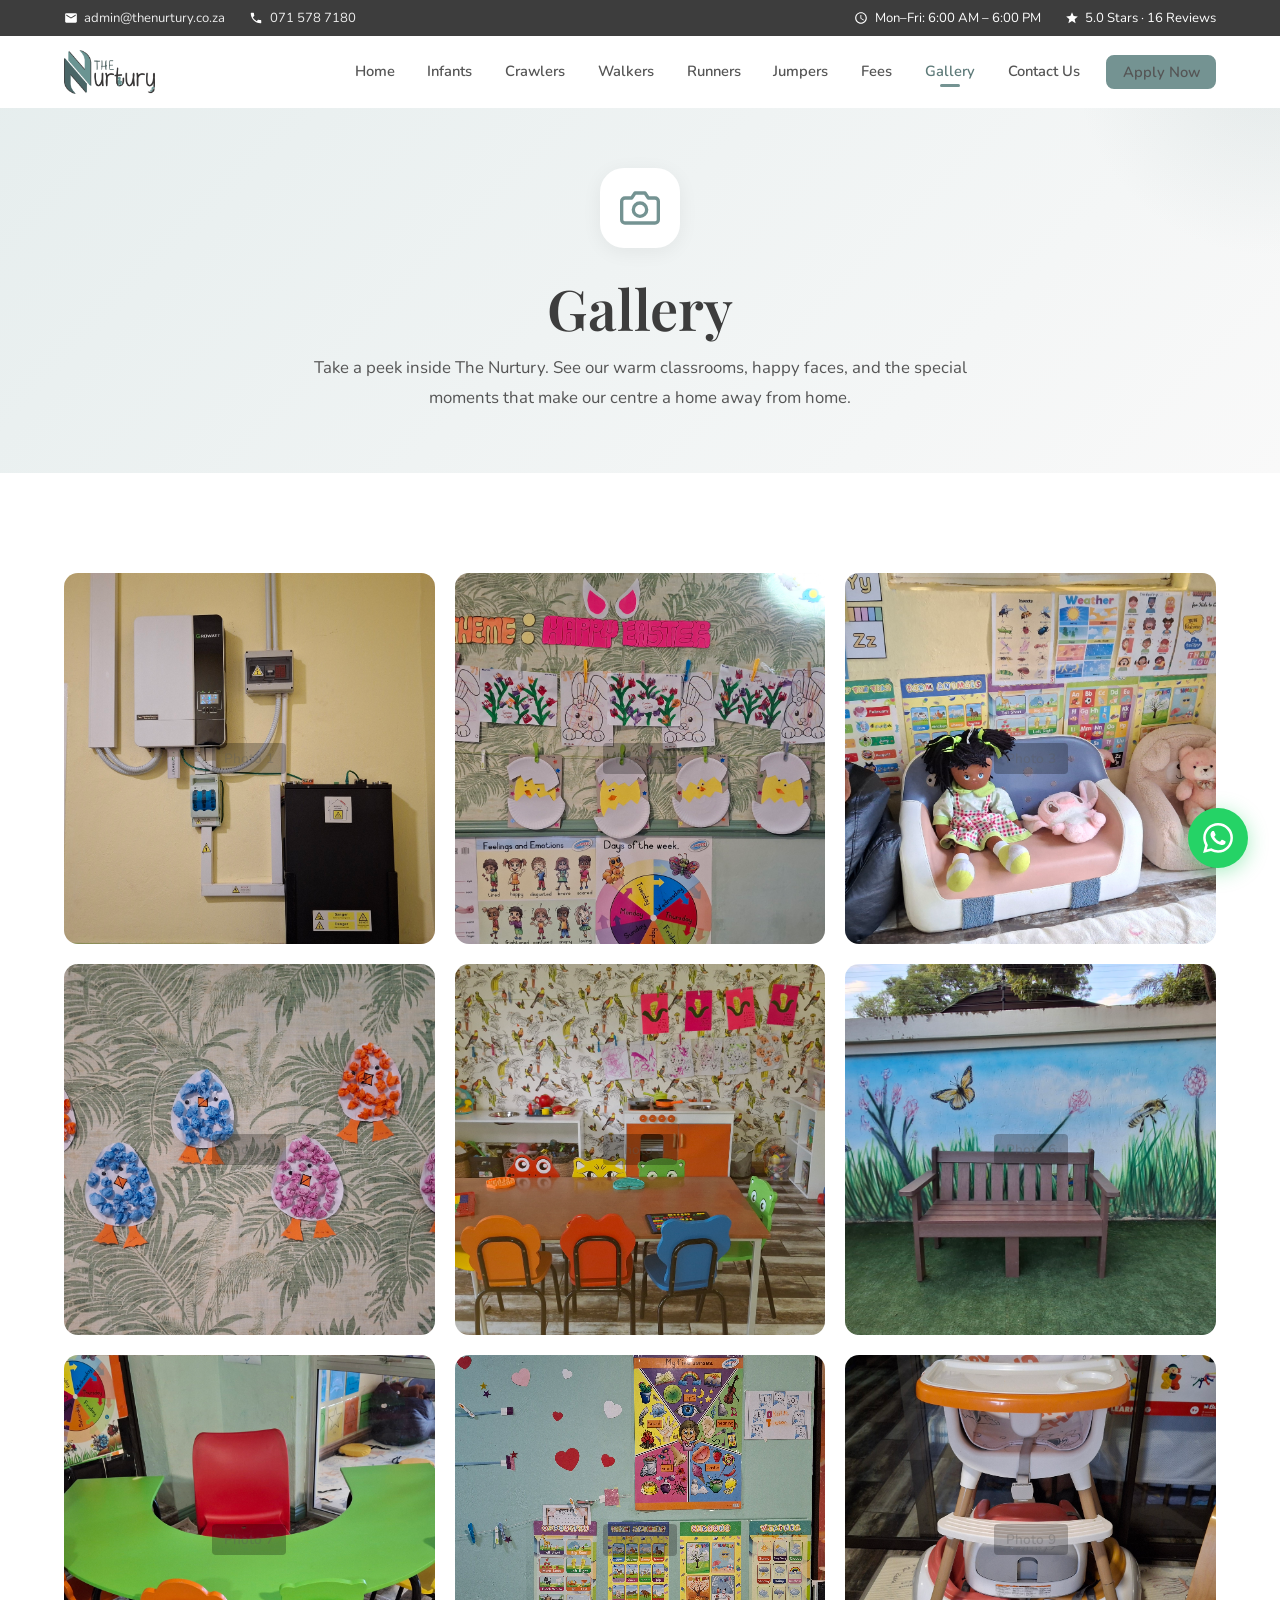
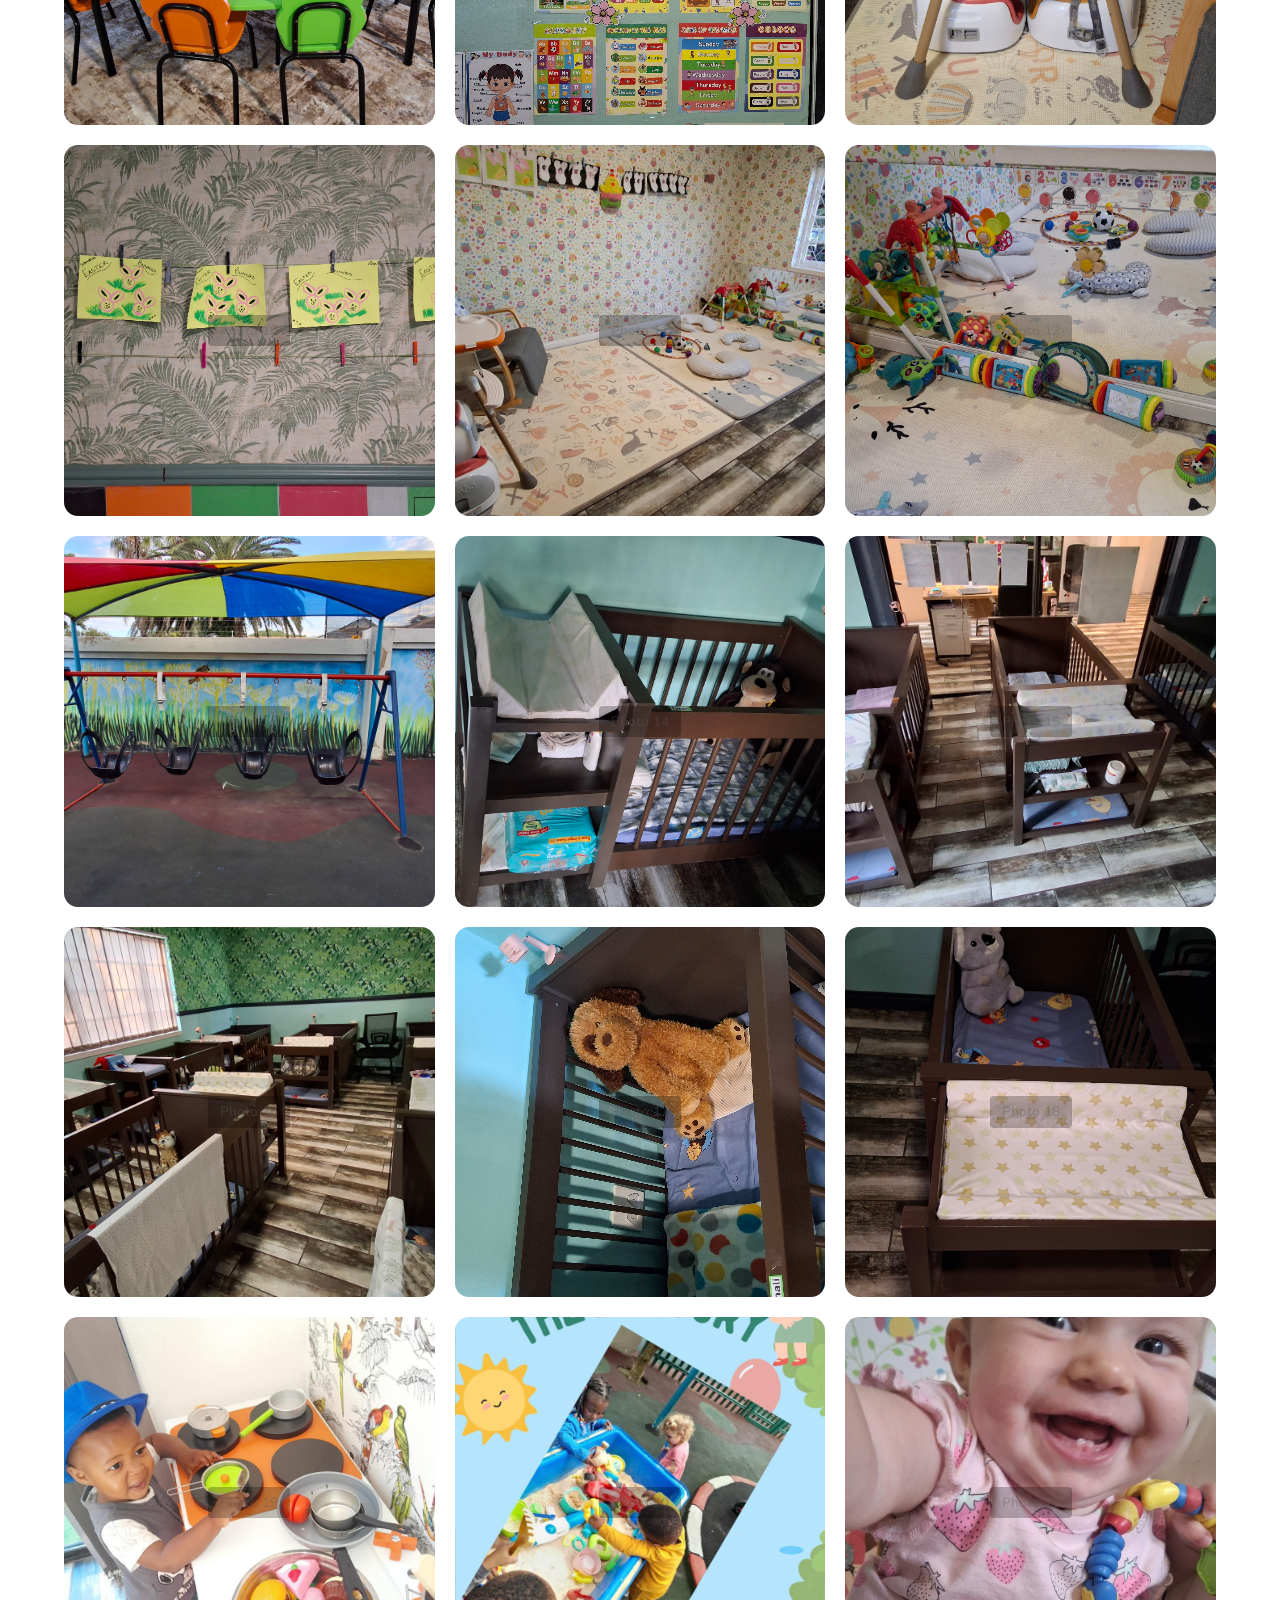
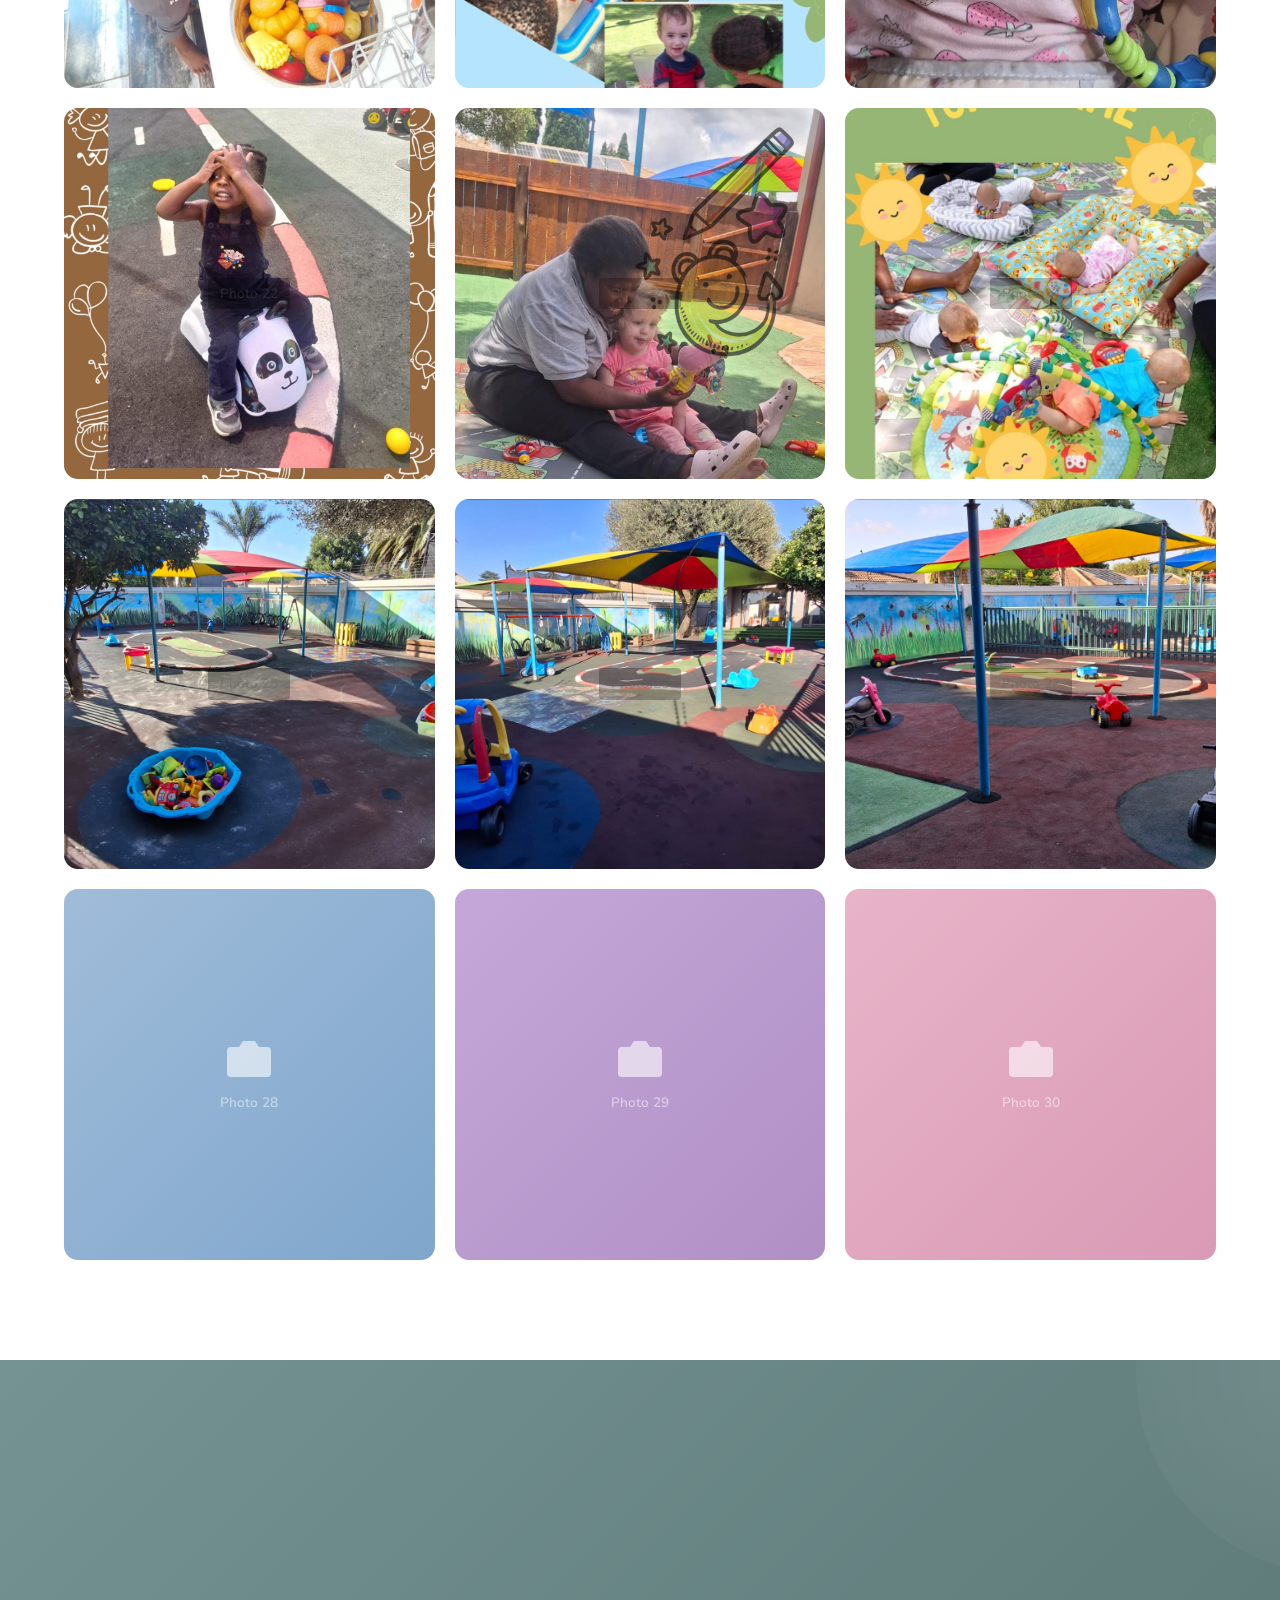
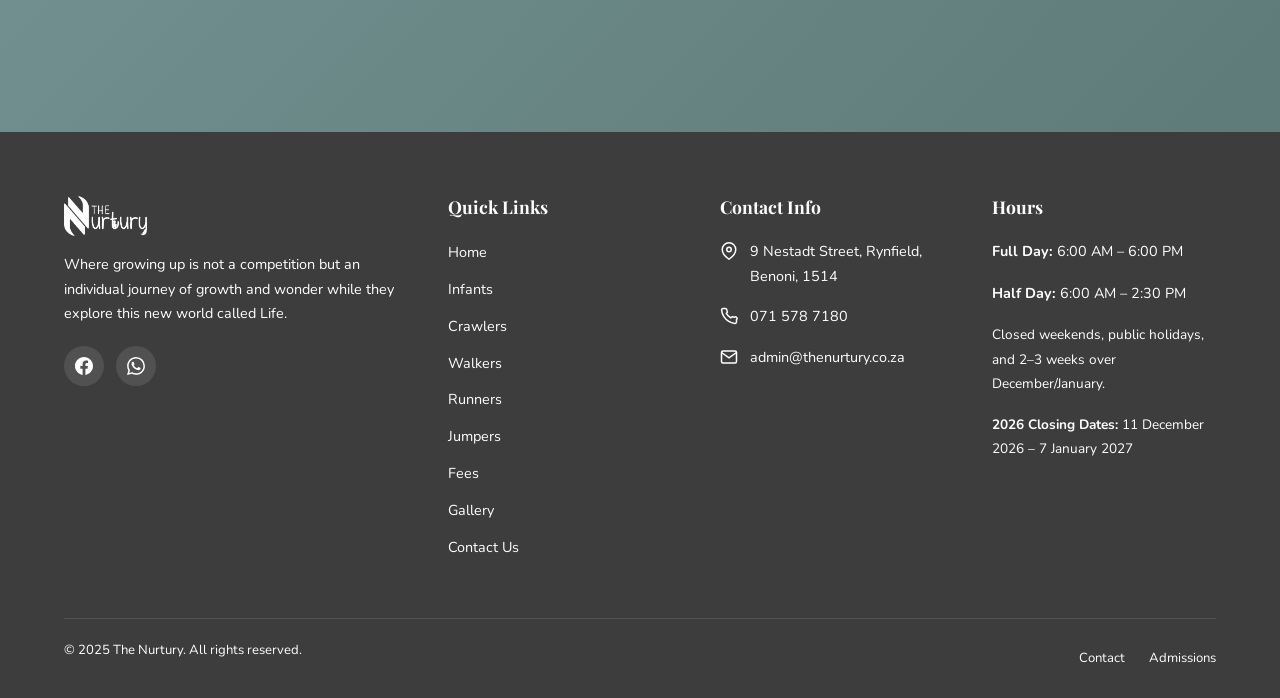
<file: gallery.html>
<!DOCTYPE html>
<html lang="en">
<head>
  <meta charset="UTF-8">
  <meta name="viewport" content="width=device-width, initial-scale=1.0">
  <title>Gallery | The Nurtury Baby Centre</title>
  <meta name="description" content="View photos from The Nurtury Baby Centre — our classrooms, outdoor areas, and happy little ones learning and playing in Benoni.">
  <link rel="preconnect" href="https://fonts.googleapis.com">
  <link rel="preconnect" href="https://fonts.gstatic.com" crossorigin>
  <link href="https://fonts.googleapis.com/css2?family=Playfair+Display:wght@400;600;700&family=Nunito:wght@400;600;700;800&display=swap" rel="stylesheet">
  <link rel="stylesheet" href="css/styles.css">
</head>
<body>

  <!-- TOP BAR -->
  <div class="top-bar">
    <div class="container">
      <div class="top-bar__left">
        <div class="top-bar__item">
          <svg viewBox="0 0 24 24" fill="currentColor"><path d="M20 4H4c-1.1 0-2 .9-2 2v12c0 1.1.9 2 2 2h16c1.1 0 2-.9 2-2V6c0-1.1-.9-2-2-2zm0 4l-8 5-8-5V6l8 5 8-5v2z"/></svg>
          <a href="mailto:admin@thenurtury.co.za">admin@thenurtury.co.za</a>
        </div>
        <div class="top-bar__item">
          <svg viewBox="0 0 24 24" fill="currentColor"><path d="M6.62 10.79c1.44 2.83 3.76 5.14 6.59 6.59l2.2-2.2c.27-.27.67-.36 1.02-.24 1.12.37 2.33.57 3.57.57.55 0 1 .45 1 1V20c0 .55-.45 1-1 1-9.39 0-17-7.61-17-17 0-.55.45-1 1-1h3.5c.55 0 1 .45 1 1 0 1.25.2 2.45.57 3.57.11.35.03.74-.25 1.02l-2.2 2.2z"/></svg>
          <a href="tel:0715787180">071 578 7180</a>
        </div>
      </div>
      <div class="top-bar__right">
        <div class="top-bar__item">
          <svg viewBox="0 0 24 24" fill="currentColor"><path d="M11.99 2C6.47 2 2 6.48 2 12s4.47 10 9.99 10C17.52 22 22 17.52 22 12S17.52 2 11.99 2zM12 20c-4.42 0-8-3.58-8-8s3.58-8 8-8 8 3.58 8 8-3.58 8-8 8zm.5-13H11v6l5.25 3.15.75-1.23-4.5-2.67z"/></svg>
          <span>Mon–Fri: 6:00 AM – 6:00 PM</span>
        </div>
        <div class="top-bar__item">
          <svg viewBox="0 0 24 24" fill="currentColor"><path d="M12 17.27L18.18 21l-1.64-7.03L22 9.24l-7.19-.61L12 2 9.19 8.63 2 9.24l5.46 4.73L5.82 21z"/></svg>
          <span>5.0 Stars · 16 Reviews</span>
        </div>
      </div>
    </div>
  </div>

  <!-- NAVIGATION -->
  <nav class="navbar" role="navigation" aria-label="Main navigation">
    <div class="container">
      <a href="index.html" class="nav-brand">
        <img src="images/logo.png" alt="The Nurtury Baby Centre" class="nav-brand__logo">
      </a>
      <div class="nav-overlay"></div>
      <ul class="nav-links">
        <li><a href="index.html">Home</a></li>
        <li><a href="infants.html">Infants</a></li>
        <li><a href="crawlers.html">Crawlers</a></li>
        <li><a href="walkers.html">Walkers</a></li>
        <li><a href="runners.html">Runners</a></li>
        <li><a href="jumpers.html">Jumpers</a></li>
        <li><a href="fees.html">Fees</a></li>
        <li><a href="gallery.html">Gallery</a></li>
        <li><a href="contact-us.html">Contact Us</a></li>
        <li class="nav-cta"><a href="contact-us.html" class="btn btn--sage btn--sm">Apply Now</a></li>
      </ul>
      <button class="hamburger" aria-label="Toggle menu" aria-expanded="false"><span></span><span></span><span></span></button>
    </div>
  </nav>

  <!-- PAGE HERO -->
  <section class="page-hero page-hero--sage">
    <div class="container">
      <div class="page-hero__icon">
        <svg viewBox="0 0 24 24" fill="none" stroke="currentColor" stroke-width="2" stroke-linecap="round" stroke-linejoin="round"><path d="M23 19a2 2 0 01-2 2H3a2 2 0 01-2-2V8a2 2 0 012-2h4l2-3h6l2 3h4a2 2 0 012 2z"/><circle cx="12" cy="13" r="4"/></svg>
      </div>
      <h1 class="page-hero__title">Gallery</h1>
      <p class="page-hero__desc">Take a peek inside The Nurtury. See our warm classrooms, happy faces, and the special moments that make our centre a home away from home.</p>
    </div>
  </section>

  <!-- GALLERY -->
  <section class="section-padding">
    <div class="container">
      <!-- Gallery Grid -->
      <div class="gallery-grid" id="gallery-grid">
        <!-- Rendered by gallery.js -->
      </div>
    </div>
  </section>

  <!-- LIGHTBOX -->
  <div class="lightbox" id="lightbox">
    <button class="lightbox__close" aria-label="Close lightbox">&times;</button>
    <button class="lightbox__nav lightbox__nav--prev" aria-label="Previous photo">&#8249;</button>
    <div class="lightbox__content">
      <div class="lightbox__image" id="lightbox-image"></div>
    </div>
    <button class="lightbox__nav lightbox__nav--next" aria-label="Next photo">&#8250;</button>
    <div class="lightbox__counter" id="lightbox-counter"></div>
  </div>

  <!-- PHOTO ADD/EDIT MODAL (Hidden) -->
  <div class="photo-modal" id="photo-modal">
    <div class="photo-modal__box">
      <h3 class="photo-modal__title">Add Photo</h3>
      <div class="form-group">
        <label for="pm-title">Title</label>
        <input type="text" id="pm-title" placeholder="Photo title...">
      </div>
      <div class="form-group" style="display:none;">
        <label for="pm-category">Category</label>
        <select id="pm-category">
          <option value="all" selected>All</option>
        </select>
      </div>
      <div class="form-group">
        <label for="pm-color">Color Theme</label>
        <select id="pm-color">
          <option value="sage">Sage Green</option>
          <option value="peach">Peach</option>
          <option value="blue">Blue</option>
          <option value="lavender">Lavender</option>
          <option value="pink">Pink</option>
          <option value="cream">Cream</option>
        </select>
      </div>
      <div class="form-group">
        <label for="pm-icon">Icon</label>
        <select id="pm-icon">
          <option value="baby">Baby</option>
          <option value="heart">Heart</option>
          <option value="star">Star</option>
          <option value="sun">Sun</option>
          <option value="book">Book</option>
          <option value="tree">Tree</option>
          <option value="meal">Meal</option>
          <option value="play">Play</option>
          <option value="moon">Moon</option>
          <option value="palette">Palette</option>
          <option value="camera">Camera</option>
        </select>
      </div>
      <div class="form-group">
        <label for="pm-file">Upload Image (optional)</label>
        <input type="file" id="pm-file" accept="image/*">
      </div>
      <div style="display:flex;gap:0.75rem;">
        <button class="btn btn--sage" id="pm-submit" style="flex:1;">Save</button>
        <button class="btn btn--outline" id="pm-close" style="flex:1;">Cancel</button>
      </div>
    </div>
  </div>

  <!-- ADMIN BAR (Hidden) -->
  <div class="admin-bar" id="admin-bar">
    <div class="container">
      <div class="admin-bar__title">
        <span class="admin-bar__dot"></span>
        Admin Mode
      </div>
      <div class="admin-bar__actions">
        <button class="admin-bar__btn admin-bar__btn--add" id="admin-add-btn">+ Add Photo</button>
      </div>
    </div>
  </div>

  <!-- CTA -->
  <section class="cta-section">
    <div class="container fade-in-up">
      <h2>Want to See More?</h2>
      <p>Schedule a visit to The Nurtury and experience our warm, caring environment firsthand.</p>
      <div>
        <a href="contact-us.html" class="btn btn--white">Schedule a Visit</a>
        <a href="https://wa.me/27715787180" target="_blank" rel="noopener noreferrer" class="btn btn--outline-white">WhatsApp Us</a>
      </div>
    </div>
  </section>

  <!-- FOOTER -->
  <footer class="footer">
    <div class="container">
      <div class="footer__grid">
        <div>
          <a href="index.html" class="nav-brand" style="margin-bottom:0.75rem;">
            <img src="images/logo.png" alt="The Nurtury Baby Centre" class="nav-brand__logo">
          </a>
          <p class="footer__brand-text">Where growing up is not a competition but an individual journey of growth and wonder while they explore this new world called Life.</p>
          <div class="footer__social">
            <a href="https://www.facebook.com/TheNurturyBenoni" target="_blank" rel="noopener noreferrer" aria-label="Facebook"><svg viewBox="0 0 24 24" fill="currentColor"><path d="M24 12.073c0-6.627-5.373-12-12-12s-12 5.373-12 12c0 5.99 4.388 10.954 10.125 11.854v-8.385H7.078v-3.47h3.047V9.43c0-3.007 1.792-4.669 4.533-4.669 1.312 0 2.686.235 2.686.235v2.953H15.83c-1.491 0-1.956.925-1.956 1.874v2.25h3.328l-.532 3.47h-2.796v8.385C19.612 23.027 24 18.062 24 12.073z"/></svg></a>
            <a href="https://wa.me/27715787180" target="_blank" rel="noopener noreferrer" aria-label="WhatsApp"><svg viewBox="0 0 24 24" fill="currentColor"><path d="M17.472 14.382c-.297-.149-1.758-.867-2.03-.967-.273-.099-.471-.148-.67.15-.197.297-.767.966-.94 1.164-.173.199-.347.223-.644.075-.297-.15-1.255-.463-2.39-1.475-.883-.788-1.48-1.761-1.653-2.059-.173-.297-.018-.458.13-.606.134-.133.298-.347.446-.52.149-.174.198-.298.298-.497.099-.198.05-.371-.025-.52-.075-.149-.669-1.612-.916-2.207-.242-.579-.487-.5-.669-.51-.173-.008-.371-.01-.57-.01-.198 0-.52.074-.792.372-.272.297-1.04 1.016-1.04 2.479 0 1.462 1.065 2.875 1.213 3.074.149.198 2.096 3.2 5.077 4.487.709.306 1.262.489 1.694.625.712.227 1.36.195 1.871.118.571-.085 1.758-.719 2.006-1.413.248-.694.248-1.289.173-1.413-.074-.124-.272-.198-.57-.347m-5.421 7.403h-.004a9.87 9.87 0 01-5.031-1.378l-.361-.214-3.741.982.998-3.648-.235-.374a9.86 9.86 0 01-1.51-5.26c.001-5.45 4.436-9.884 9.888-9.884 2.64 0 5.122 1.03 6.988 2.898a9.825 9.825 0 012.893 6.994c-.003 5.45-4.437 9.884-9.885 9.884m8.413-18.297A11.815 11.815 0 0012.05 0C5.495 0 .16 5.335.157 11.892c0 2.096.547 4.142 1.588 5.945L.057 24l6.305-1.654a11.882 11.882 0 005.683 1.448h.005c6.554 0 11.89-5.335 11.893-11.893a11.821 11.821 0 00-3.48-8.413z"/></svg></a>
          </div>
        </div>
        <div>
          <h4 class="footer__title">Quick Links</h4>
          <ul class="footer__links">
            <li><a href="index.html">Home</a></li>
            <li><a href="infants.html">Infants</a></li>
            <li><a href="crawlers.html">Crawlers</a></li>
            <li><a href="walkers.html">Walkers</a></li>
            <li><a href="runners.html">Runners</a></li>
            <li><a href="jumpers.html">Jumpers</a></li>
            <li><a href="fees.html">Fees</a></li>
            <li><a href="gallery.html">Gallery</a></li>
            <li><a href="contact-us.html">Contact Us</a></li>
          </ul>
        </div>
        <div>
          <h4 class="footer__title">Contact Info</h4>
          <div class="footer__contact-item">
            <svg viewBox="0 0 24 24" fill="none" stroke="currentColor" stroke-width="2"><path d="M21 10c0 7-9 13-9 13s-9-6-9-13a9 9 0 0118 0z"/><circle cx="12" cy="10" r="3"/></svg>
            <span>9 Nestadt Street, Rynfield, Benoni, 1514</span>
          </div>
          <div class="footer__contact-item">
            <svg viewBox="0 0 24 24" fill="none" stroke="currentColor" stroke-width="2"><path d="M22 16.92v3a2 2 0 01-2.18 2 19.79 19.79 0 01-8.63-3.07 19.5 19.5 0 01-6-6 19.79 19.79 0 01-3.07-8.67A2 2 0 014.11 2h3a2 2 0 012 1.72c.13.88.36 1.75.7 2.57.13.32.06.68-.18.92l-1.26 1.26a16 16 0 006 6l1.26-1.26c.24-.24.6-.31.92-.18.82.34 1.69.57 2.57.7A2 2 0 0122 16.92z"/></svg>
            <a href="tel:0715787180">071 578 7180</a>
          </div>
          <div class="footer__contact-item">
            <svg viewBox="0 0 24 24" fill="none" stroke="currentColor" stroke-width="2"><path d="M4 4h16c1.1 0 2 .9 2 2v12c0 1.1-.9 2-2 2H4c-1.1 0-2-.9-2-2V6c0-1.1.9-2 2-2z"/><polyline points="22,6 12,13 2,6"/></svg>
            <a href="mailto:admin@thenurtury.co.za">admin@thenurtury.co.za</a>
          </div>
        </div>
        <div>
          <h4 class="footer__title">Hours</h4>
          <div class="footer__hours">
            <p><strong>Full Day:</strong> 6:00 AM – 6:00 PM</p>
            <p><strong>Half Day:</strong> 6:00 AM – 2:30 PM</p>
            <p style="margin-top:0.75rem;font-size:0.85rem;">Closed weekends, public holidays, and 2–3 weeks over December/January.</p>
            <p style="margin-top:0.75rem;font-size:0.85rem;"><strong>2026 Closing Dates:</strong> 11 December 2026 – 7 January 2027</p>
          </div>
        </div>
      </div>
      <div class="footer__bottom">
        <p class="footer__copyright">&copy; 2025 The Nurtury. All rights reserved.</p>
        <div class="footer__bottom-links">
          <a href="contact-us.html">Contact</a>
          <a href="fees.html">Admissions</a>
        </div>
      </div>
    </div>
  </footer>

  <script src="js/page-images.js"></script>
  <script src="js/gallery-data.js"></script>
  <script src="js/main.js"></script>
  <script src="js/gallery.js"></script>
</body>
</html>
</file>
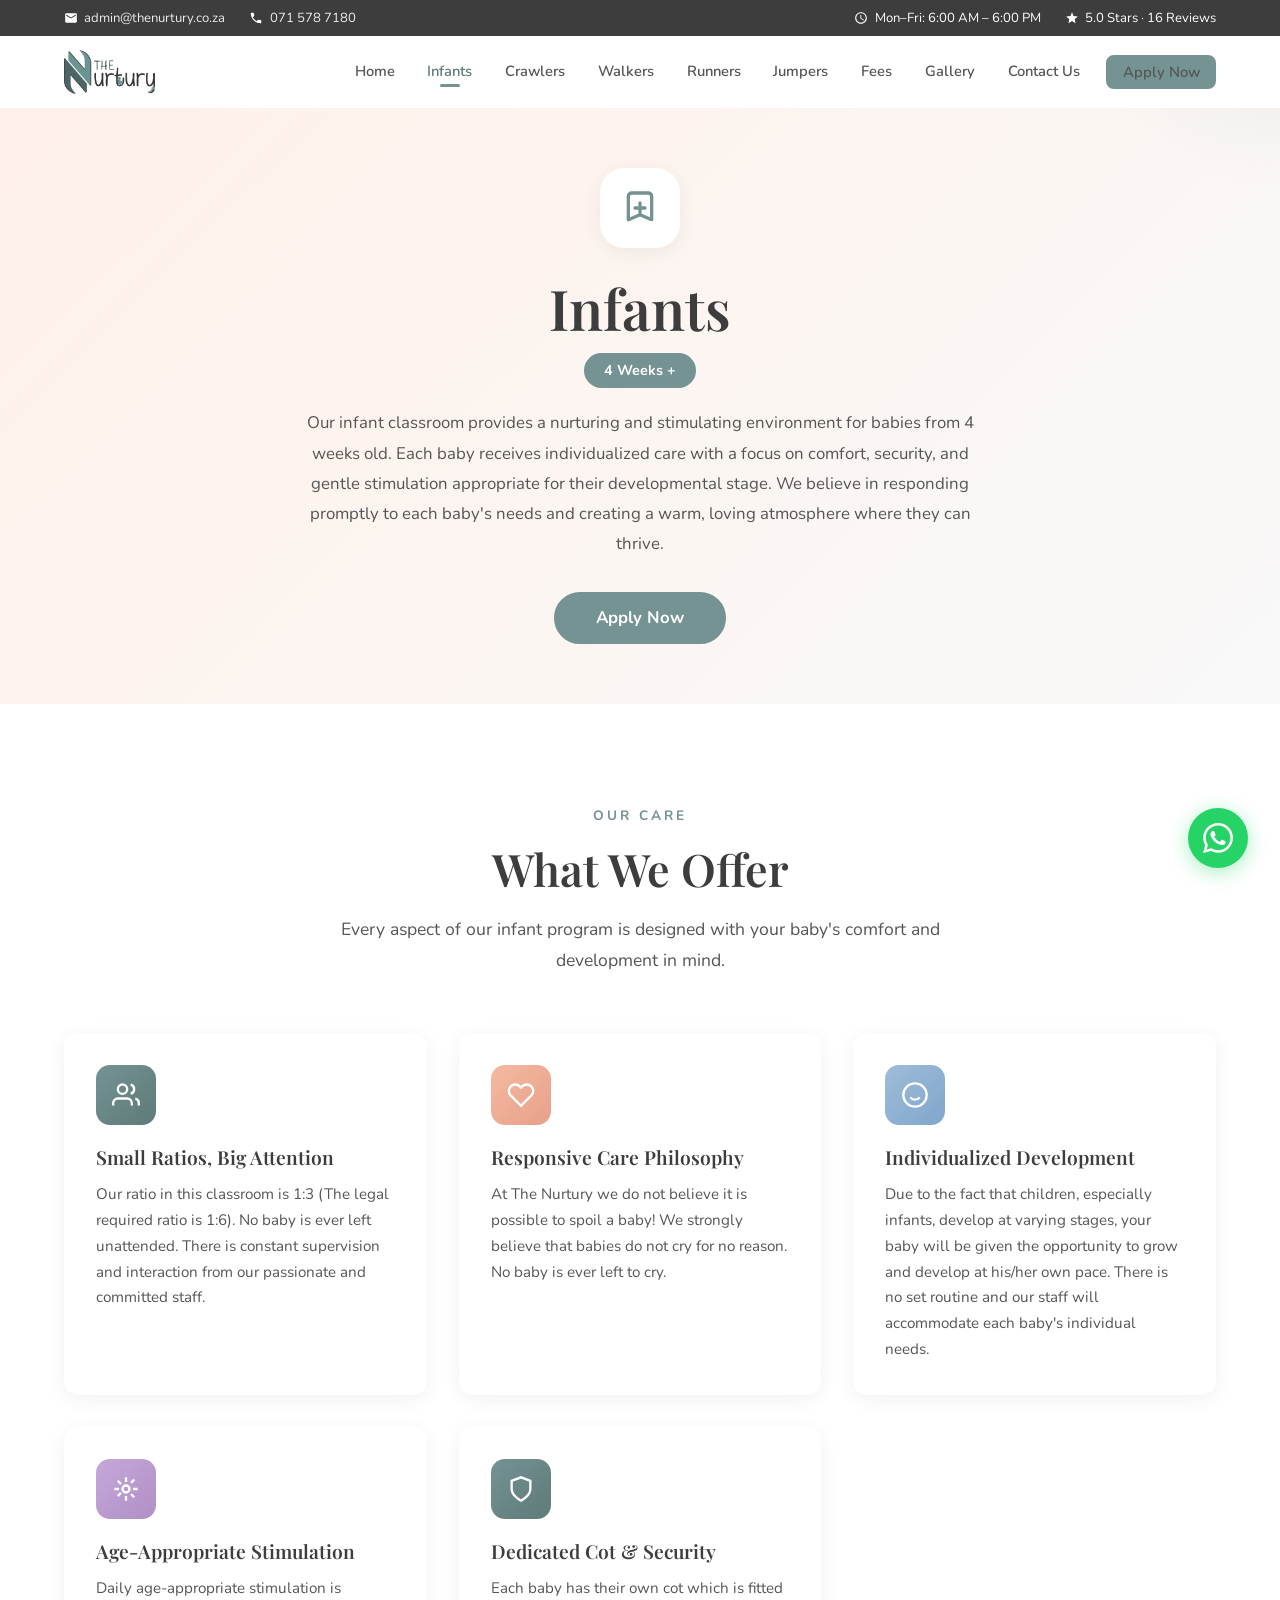
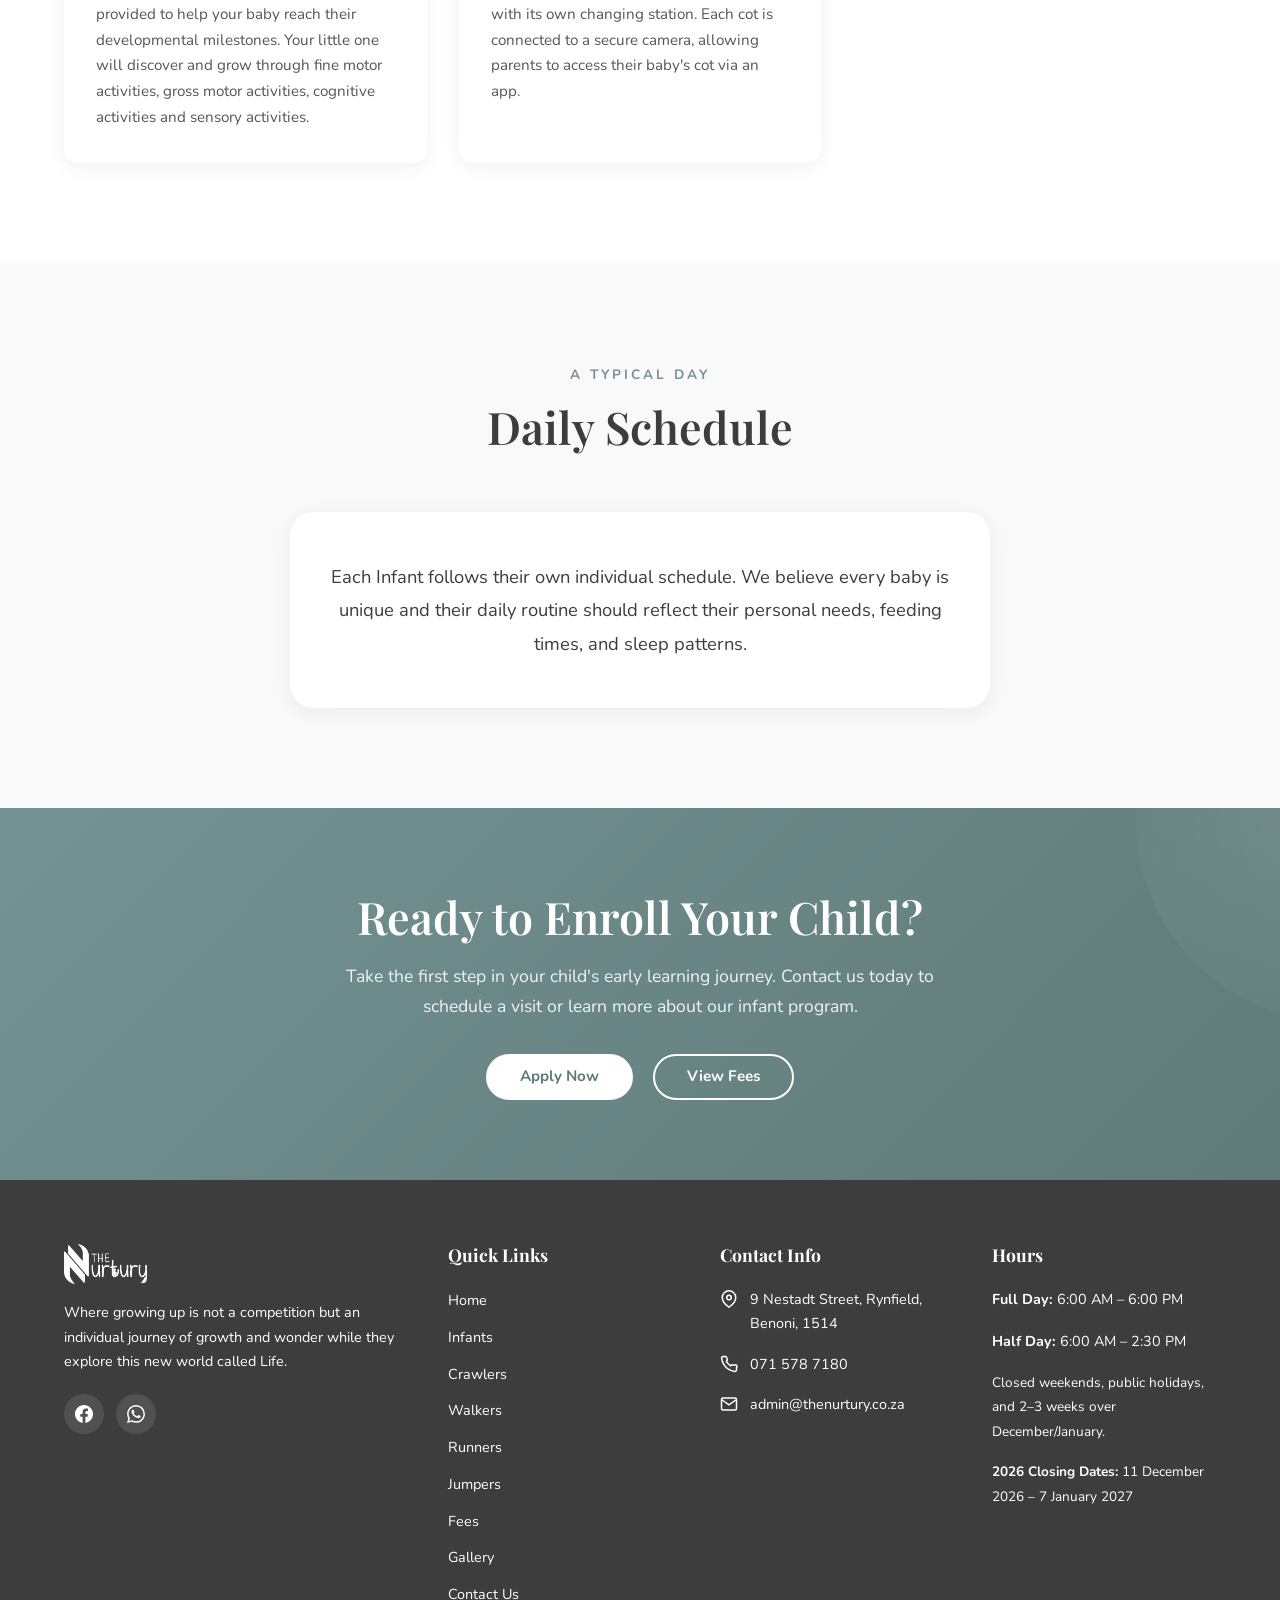
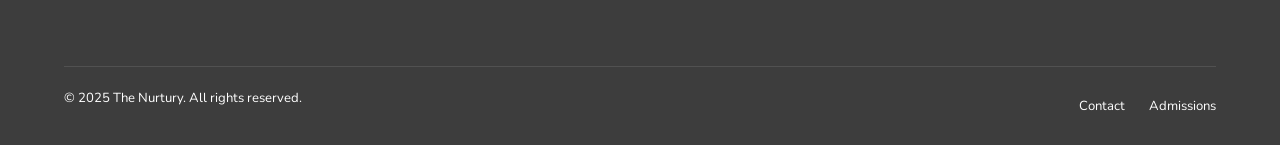
<file: infants.html>
<!DOCTYPE html>
<html lang="en">
<head>
  <meta charset="UTF-8">
  <meta name="viewport" content="width=device-width, initial-scale=1.0">
  <title>Infants Program | The Nurtury Baby Centre</title>
  <meta name="description" content="Our infant classroom provides nurturing care for babies from 4 weeks old with a 1:4 staff ratio, individual cots, weekly baby massage, and secure camera monitoring.">
  <link rel="preconnect" href="https://fonts.googleapis.com">
  <link rel="preconnect" href="https://fonts.gstatic.com" crossorigin>
  <link href="https://fonts.googleapis.com/css2?family=Playfair+Display:wght@400;600;700&family=Nunito:wght@400;600;700;800&display=swap" rel="stylesheet">
  <link rel="stylesheet" href="css/styles.css">
</head>
<body>

  <!-- TOP BAR -->
  <div class="top-bar">
    <div class="container">
      <div class="top-bar__left">
        <div class="top-bar__item">
          <svg viewBox="0 0 24 24" fill="currentColor"><path d="M20 4H4c-1.1 0-2 .9-2 2v12c0 1.1.9 2 2 2h16c1.1 0 2-.9 2-2V6c0-1.1-.9-2-2-2zm0 4l-8 5-8-5V6l8 5 8-5v2z"/></svg>
          <a href="mailto:admin@thenurtury.co.za">admin@thenurtury.co.za</a>
        </div>
        <div class="top-bar__item">
          <svg viewBox="0 0 24 24" fill="currentColor"><path d="M6.62 10.79c1.44 2.83 3.76 5.14 6.59 6.59l2.2-2.2c.27-.27.67-.36 1.02-.24 1.12.37 2.33.57 3.57.57.55 0 1 .45 1 1V20c0 .55-.45 1-1 1-9.39 0-17-7.61-17-17 0-.55.45-1 1-1h3.5c.55 0 1 .45 1 1 0 1.25.2 2.45.57 3.57.11.35.03.74-.25 1.02l-2.2 2.2z"/></svg>
          <a href="tel:0715787180">071 578 7180</a>
        </div>
      </div>
      <div class="top-bar__right">
        <div class="top-bar__item">
          <svg viewBox="0 0 24 24" fill="currentColor"><path d="M11.99 2C6.47 2 2 6.48 2 12s4.47 10 9.99 10C17.52 22 22 17.52 22 12S17.52 2 11.99 2zM12 20c-4.42 0-8-3.58-8-8s3.58-8 8-8 8 3.58 8 8-3.58 8-8 8zm.5-13H11v6l5.25 3.15.75-1.23-4.5-2.67z"/></svg>
          <span>Mon–Fri: 6:00 AM – 6:00 PM</span>
        </div>
        <div class="top-bar__item">
          <svg viewBox="0 0 24 24" fill="currentColor"><path d="M12 17.27L18.18 21l-1.64-7.03L22 9.24l-7.19-.61L12 2 9.19 8.63 2 9.24l5.46 4.73L5.82 21z"/></svg>
          <span>5.0 Stars · 16 Reviews</span>
        </div>
      </div>
    </div>
  </div>

  <!-- NAVIGATION -->
  <nav class="navbar" role="navigation" aria-label="Main navigation">
    <div class="container">
      <a href="index.html" class="nav-brand">
        <img src="images/logo.png" alt="The Nurtury Baby Centre" class="nav-brand__logo">
      </a>
      <div class="nav-overlay"></div>
      <ul class="nav-links">
        <li><a href="index.html">Home</a></li>
        <li><a href="infants.html">Infants</a></li>
        <li><a href="crawlers.html">Crawlers</a></li>
        <li><a href="walkers.html">Walkers</a></li>
        <li><a href="runners.html">Runners</a></li>
        <li><a href="jumpers.html">Jumpers</a></li>
        <li><a href="fees.html">Fees</a></li>
        <li><a href="gallery.html">Gallery</a></li>
        <li><a href="contact-us.html">Contact Us</a></li>
        <li class="nav-cta"><a href="contact-us.html" class="btn btn--sage btn--sm">Apply Now</a></li>
      </ul>
      <button class="hamburger" aria-label="Toggle menu" aria-expanded="false">
        <span></span><span></span><span></span>
      </button>
    </div>
  </nav>

  <!-- PAGE HERO -->
  <section class="page-hero page-hero--peach">
    <div class="container">
      <div class="page-hero__icon">
        <svg viewBox="0 0 24 24" fill="none" stroke="currentColor" stroke-width="2" stroke-linecap="round" stroke-linejoin="round"><path d="M9 12h6m-3-3v6m-7 4V5a2 2 0 012-2h10a2 2 0 012 2v14l-7-3-7 3z"/></svg>
      </div>
      <h1 class="page-hero__title">Infants</h1>
      <div class="page-hero__age">4 Weeks +</div>
      <p class="page-hero__desc">Our infant classroom provides a nurturing and stimulating environment for babies from 4 weeks old. Each baby receives individualized care with a focus on comfort, security, and gentle stimulation appropriate for their developmental stage. We believe in responding promptly to each baby's needs and creating a warm, loving atmosphere where they can thrive.</p>
      <a href="contact-us.html" class="btn btn--sage btn--lg">Apply Now</a>
    </div>
  </section>

  <!-- WHAT WE OFFER -->
  <section class="section-padding">
    <div class="container">
      <div class="section-header fade-in-up">
        <span class="section-eyebrow">Our Care</span>
        <h2 class="section-title">What We Offer</h2>
        <p class="section-subtitle">Every aspect of our infant program is designed with your baby's comfort and development in mind.</p>
      </div>
      <div class="grid-3">
        <div class="card fade-in-up">
          <div class="card__icon card__icon--sage">
            <svg viewBox="0 0 24 24" fill="none" stroke="currentColor" stroke-width="2"><path d="M17 21v-2a4 4 0 00-4-4H5a4 4 0 00-4 4v2"/><circle cx="9" cy="7" r="4"/><path d="M23 21v-2a4 4 0 00-3-3.87"/><path d="M16 3.13a4 4 0 010 7.75"/></svg>
          </div>
          <h4 class="card__title">Small Ratios, Big Attention</h4>
          <p class="card__text">Our ratio in this classroom is 1:3 (The legal required ratio is 1:6). No baby is ever left unattended. There is constant supervision and interaction from our passionate and committed staff.</p>
        </div>
        <div class="card fade-in-up delay-1">
          <div class="card__icon card__icon--peach">
            <svg viewBox="0 0 24 24" fill="none" stroke="currentColor" stroke-width="2"><path d="M20.84 4.61a5.5 5.5 0 00-7.78 0L12 5.67l-1.06-1.06a5.5 5.5 0 00-7.78 7.78l1.06 1.06L12 21.23l7.78-7.78 1.06-1.06a5.5 5.5 0 000-7.78z"/></svg>
          </div>
          <h4 class="card__title">Responsive Care Philosophy</h4>
          <p class="card__text">At The Nurtury we do not believe it is possible to spoil a baby! We strongly believe that babies do not cry for no reason. No baby is ever left to cry.</p>
        </div>
        <div class="card fade-in-up delay-2">
          <div class="card__icon card__icon--blue">
            <svg viewBox="0 0 24 24" fill="none" stroke="currentColor" stroke-width="2"><circle cx="12" cy="12" r="10"/><path d="M8 14s1.5 2 4 2 4-2 4-2"/><line x1="9" y1="9" x2="9.01" y2="9"/><line x1="15" y1="9" x2="15.01" y2="9"/></svg>
          </div>
          <h4 class="card__title">Individualized Development</h4>
          <p class="card__text">Due to the fact that children, especially infants, develop at varying stages, your baby will be given the opportunity to grow and develop at his/her own pace. There is no set routine and our staff will accommodate each baby's individual needs.</p>
        </div>
        <div class="card fade-in-up">
          <div class="card__icon card__icon--lavender">
            <svg viewBox="0 0 24 24" fill="none" stroke="currentColor" stroke-width="2"><circle cx="12" cy="12" r="3"/><path d="M12 2v4m0 12v4m-7.07-3.93l2.83-2.83m8.49-8.49l2.83-2.83M2 12h4m12 0h4M4.93 4.93l2.83 2.83m8.49 8.49l2.83 2.83"/></svg>
          </div>
          <h4 class="card__title">Age-Appropriate Stimulation</h4>
          <p class="card__text">Daily age-appropriate stimulation is provided to help your baby reach their developmental milestones. Your little one will discover and grow through fine motor activities, gross motor activities, cognitive activities and sensory activities.</p>
        </div>
        <div class="card fade-in-up delay-2">
          <div class="card__icon card__icon--sage">
            <svg viewBox="0 0 24 24" fill="none" stroke="currentColor" stroke-width="2"><path d="M12 22s8-4 8-10V5l-8-3-8 3v7c0 6 8 10 8 10z"/></svg>
          </div>
          <h4 class="card__title">Dedicated Cot &amp; Security</h4>
          <p class="card__text">Each baby has their own cot which is fitted with its own changing station. Each cot is connected to a secure camera, allowing parents to access their baby's cot via an app.</p>
        </div>
      </div>
    </div>
  </section>

  <!-- DAILY SCHEDULE -->
  <section class="section-padding bg-light">
    <div class="container">
      <div class="section-header fade-in-up">
        <span class="section-eyebrow">A Typical Day</span>
        <h2 class="section-title">Daily Schedule</h2>
      </div>
      <div class="fade-in-up" style="max-width:700px;margin:0 auto;text-align:center;">
        <div style="background:var(--white);border-radius:var(--radius-lg);padding:3rem 2rem;box-shadow:var(--shadow-soft);">
          <p style="font-size:1.15rem;line-height:1.8;color:var(--dark);">Each Infant follows their own individual schedule. We believe every baby is unique and their daily routine should reflect their personal needs, feeding times, and sleep patterns.</p>
        </div>
      </div>
    </div>
  </section>

  <!-- CTA -->
  <section class="cta-section">
    <div class="container fade-in-up">
      <h2>Ready to Enroll Your Child?</h2>
      <p>Take the first step in your child's early learning journey. Contact us today to schedule a visit or learn more about our infant program.</p>
      <div>
        <a href="contact-us.html" class="btn btn--white">Apply Now</a>
        <a href="fees.html" class="btn btn--outline-white">View Fees</a>
      </div>
    </div>
  </section>

  <!-- FOOTER -->
  <footer class="footer">
    <div class="container">
      <div class="footer__grid">
        <div>
          <a href="index.html" class="nav-brand" style="margin-bottom:0.75rem;">
            <img src="images/logo.png" alt="The Nurtury Baby Centre" class="nav-brand__logo">
          </a>
          <p class="footer__brand-text">Where growing up is not a competition but an individual journey of growth and wonder while they explore this new world called Life.</p>
          <div class="footer__social">
            <a href="https://www.facebook.com/TheNurturyBenoni" target="_blank" rel="noopener noreferrer" aria-label="Facebook"><svg viewBox="0 0 24 24" fill="currentColor"><path d="M24 12.073c0-6.627-5.373-12-12-12s-12 5.373-12 12c0 5.99 4.388 10.954 10.125 11.854v-8.385H7.078v-3.47h3.047V9.43c0-3.007 1.792-4.669 4.533-4.669 1.312 0 2.686.235 2.686.235v2.953H15.83c-1.491 0-1.956.925-1.956 1.874v2.25h3.328l-.532 3.47h-2.796v8.385C19.612 23.027 24 18.062 24 12.073z"/></svg></a>
            <a href="https://wa.me/27715787180" target="_blank" rel="noopener noreferrer" aria-label="WhatsApp"><svg viewBox="0 0 24 24" fill="currentColor"><path d="M17.472 14.382c-.297-.149-1.758-.867-2.03-.967-.273-.099-.471-.148-.67.15-.197.297-.767.966-.94 1.164-.173.199-.347.223-.644.075-.297-.15-1.255-.463-2.39-1.475-.883-.788-1.48-1.761-1.653-2.059-.173-.297-.018-.458.13-.606.134-.133.298-.347.446-.52.149-.174.198-.298.298-.497.099-.198.05-.371-.025-.52-.075-.149-.669-1.612-.916-2.207-.242-.579-.487-.5-.669-.51-.173-.008-.371-.01-.57-.01-.198 0-.52.074-.792.372-.272.297-1.04 1.016-1.04 2.479 0 1.462 1.065 2.875 1.213 3.074.149.198 2.096 3.2 5.077 4.487.709.306 1.262.489 1.694.625.712.227 1.36.195 1.871.118.571-.085 1.758-.719 2.006-1.413.248-.694.248-1.289.173-1.413-.074-.124-.272-.198-.57-.347m-5.421 7.403h-.004a9.87 9.87 0 01-5.031-1.378l-.361-.214-3.741.982.998-3.648-.235-.374a9.86 9.86 0 01-1.51-5.26c.001-5.45 4.436-9.884 9.888-9.884 2.64 0 5.122 1.03 6.988 2.898a9.825 9.825 0 012.893 6.994c-.003 5.45-4.437 9.884-9.885 9.884m8.413-18.297A11.815 11.815 0 0012.05 0C5.495 0 .16 5.335.157 11.892c0 2.096.547 4.142 1.588 5.945L.057 24l6.305-1.654a11.882 11.882 0 005.683 1.448h.005c6.554 0 11.89-5.335 11.893-11.893a11.821 11.821 0 00-3.48-8.413z"/></svg></a>
          </div>
        </div>
        <div>
          <h4 class="footer__title">Quick Links</h4>
          <ul class="footer__links">
            <li><a href="index.html">Home</a></li>
            <li><a href="infants.html">Infants</a></li>
            <li><a href="crawlers.html">Crawlers</a></li>
            <li><a href="walkers.html">Walkers</a></li>
            <li><a href="runners.html">Runners</a></li>
            <li><a href="jumpers.html">Jumpers</a></li>
            <li><a href="fees.html">Fees</a></li>
            <li><a href="gallery.html">Gallery</a></li>
            <li><a href="contact-us.html">Contact Us</a></li>
          </ul>
        </div>
        <div>
          <h4 class="footer__title">Contact Info</h4>
          <div class="footer__contact-item">
            <svg viewBox="0 0 24 24" fill="none" stroke="currentColor" stroke-width="2"><path d="M21 10c0 7-9 13-9 13s-9-6-9-13a9 9 0 0118 0z"/><circle cx="12" cy="10" r="3"/></svg>
            <span>9 Nestadt Street, Rynfield, Benoni, 1514</span>
          </div>
          <div class="footer__contact-item">
            <svg viewBox="0 0 24 24" fill="none" stroke="currentColor" stroke-width="2"><path d="M22 16.92v3a2 2 0 01-2.18 2 19.79 19.79 0 01-8.63-3.07 19.5 19.5 0 01-6-6 19.79 19.79 0 01-3.07-8.67A2 2 0 014.11 2h3a2 2 0 012 1.72c.13.88.36 1.75.7 2.57.13.32.06.68-.18.92l-1.26 1.26a16 16 0 006 6l1.26-1.26c.24-.24.6-.31.92-.18.82.34 1.69.57 2.57.7A2 2 0 0122 16.92z"/></svg>
            <a href="tel:0715787180">071 578 7180</a>
          </div>
          <div class="footer__contact-item">
            <svg viewBox="0 0 24 24" fill="none" stroke="currentColor" stroke-width="2"><path d="M4 4h16c1.1 0 2 .9 2 2v12c0 1.1-.9 2-2 2H4c-1.1 0-2-.9-2-2V6c0-1.1.9-2 2-2z"/><polyline points="22,6 12,13 2,6"/></svg>
            <a href="mailto:admin@thenurtury.co.za">admin@thenurtury.co.za</a>
          </div>
        </div>
        <div>
          <h4 class="footer__title">Hours</h4>
          <div class="footer__hours">
            <p><strong>Full Day:</strong> 6:00 AM – 6:00 PM</p>
            <p><strong>Half Day:</strong> 6:00 AM – 2:30 PM</p>
            <p style="margin-top:0.75rem;font-size:0.85rem;">Closed weekends, public holidays, and 2–3 weeks over December/January.</p>
            <p style="margin-top:0.75rem;font-size:0.85rem;"><strong>2026 Closing Dates:</strong> 11 December 2026 – 7 January 2027</p>
          </div>
        </div>
      </div>
      <div class="footer__bottom">
        <p class="footer__copyright">&copy; 2025 The Nurtury. All rights reserved.</p>
        <div class="footer__bottom-links">
          <a href="contact-us.html">Contact</a>
          <a href="fees.html">Admissions</a>
        </div>
      </div>
    </div>
  </footer>

  <script src="js/page-images.js"></script>
  <script src="js/main.js"></script>
</body>
</html>
</file>
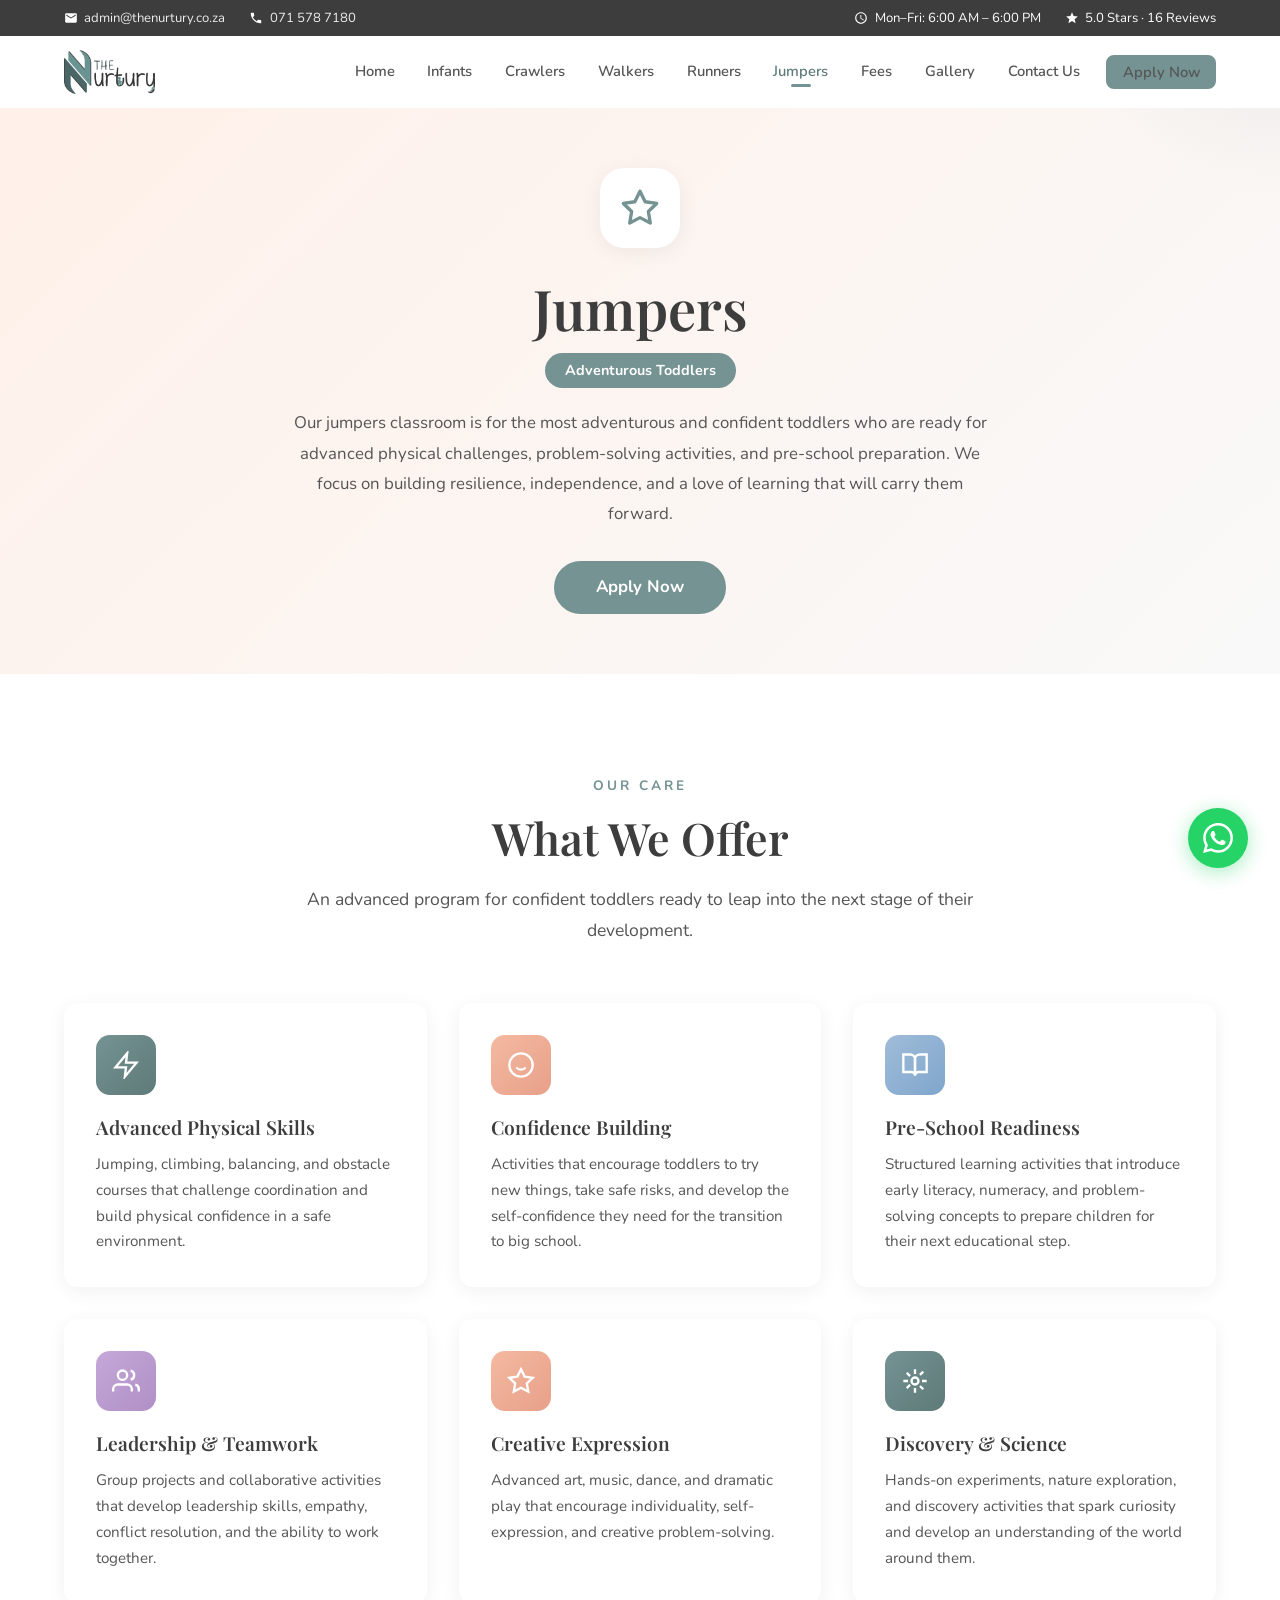
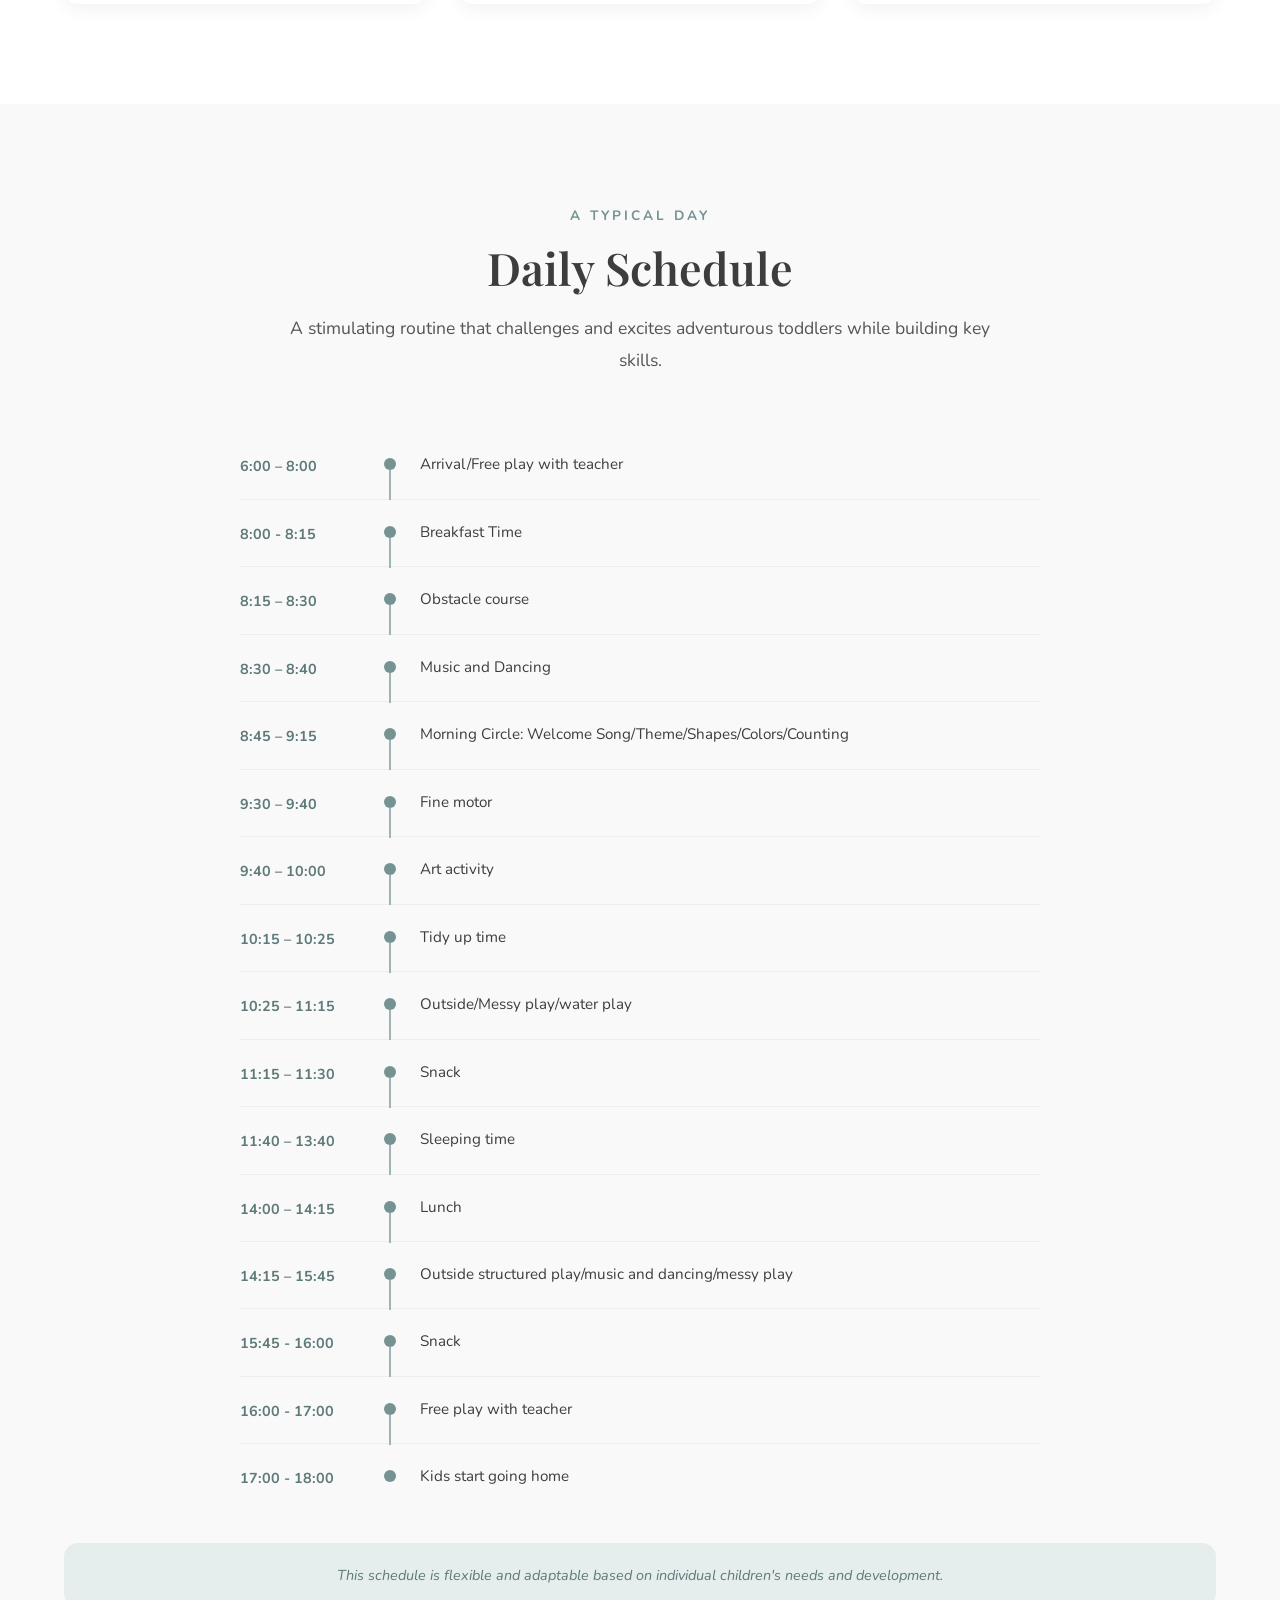
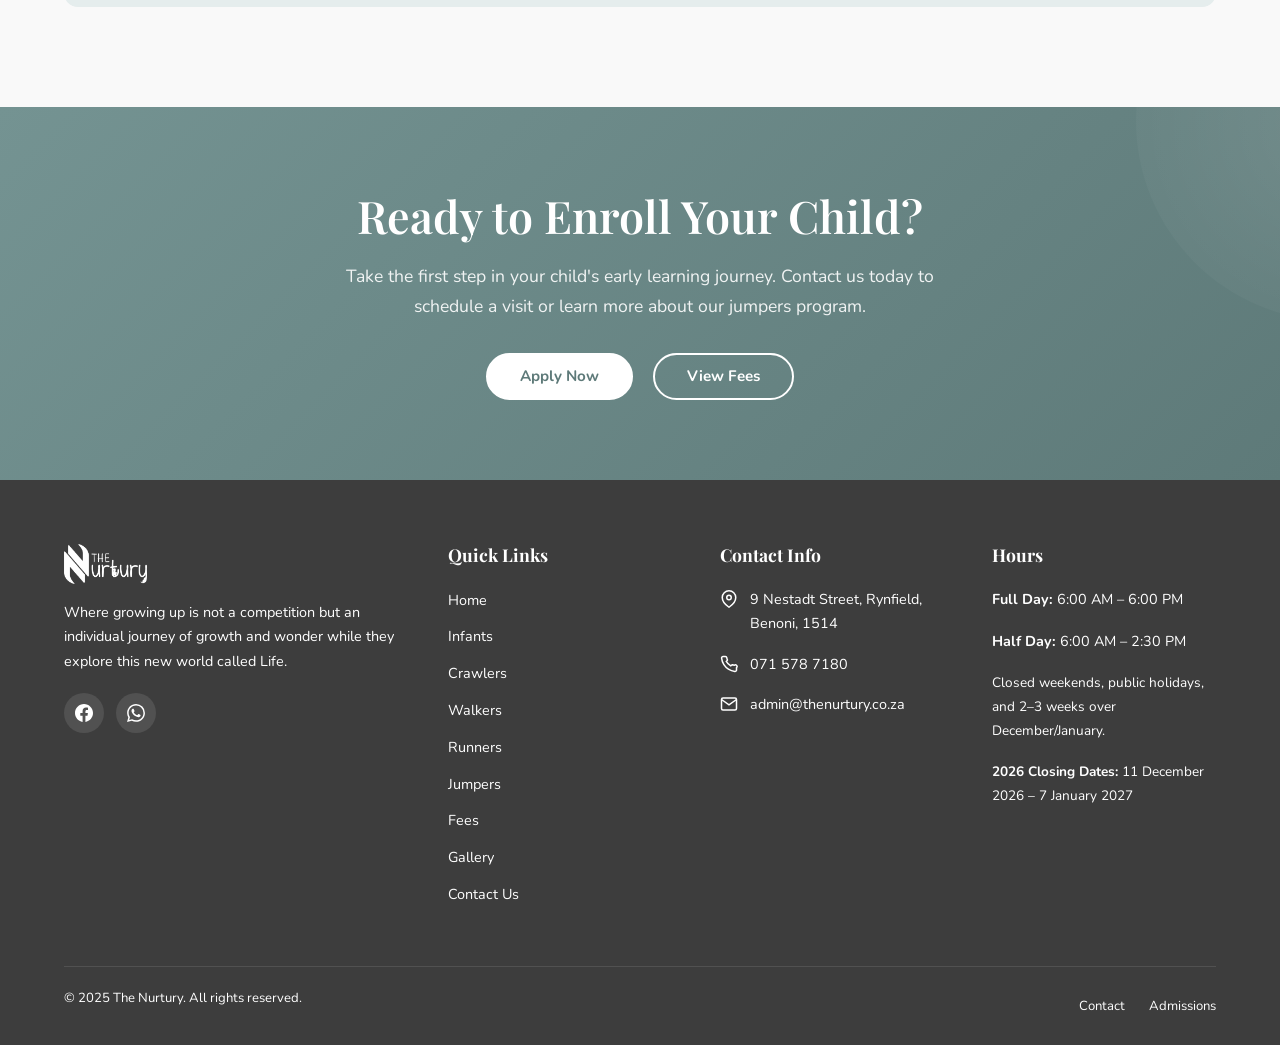
<file: jumpers.html>
<!DOCTYPE html>
<html lang="en">
<head>
  <meta charset="UTF-8">
  <meta name="viewport" content="width=device-width, initial-scale=1.0">
  <title>Jumpers Program | The Nurtury Baby Centre</title>
  <meta name="description" content="Our jumpers classroom is for the most adventurous toddlers who are ready for advanced physical activities, problem-solving, and pre-school preparation.">
  <link rel="preconnect" href="https://fonts.googleapis.com">
  <link rel="preconnect" href="https://fonts.gstatic.com" crossorigin>
  <link href="https://fonts.googleapis.com/css2?family=Playfair+Display:wght@400;600;700&family=Nunito:wght@400;600;700;800&display=swap" rel="stylesheet">
  <link rel="stylesheet" href="css/styles.css">
</head>
<body>

  <!-- TOP BAR -->
  <div class="top-bar">
    <div class="container">
      <div class="top-bar__left">
        <div class="top-bar__item">
          <svg viewBox="0 0 24 24" fill="currentColor"><path d="M20 4H4c-1.1 0-2 .9-2 2v12c0 1.1.9 2 2 2h16c1.1 0 2-.9 2-2V6c0-1.1-.9-2-2-2zm0 4l-8 5-8-5V6l8 5 8-5v2z"/></svg>
          <a href="mailto:admin@thenurtury.co.za">admin@thenurtury.co.za</a>
        </div>
        <div class="top-bar__item">
          <svg viewBox="0 0 24 24" fill="currentColor"><path d="M6.62 10.79c1.44 2.83 3.76 5.14 6.59 6.59l2.2-2.2c.27-.27.67-.36 1.02-.24 1.12.37 2.33.57 3.57.57.55 0 1 .45 1 1V20c0 .55-.45 1-1 1-9.39 0-17-7.61-17-17 0-.55.45-1 1-1h3.5c.55 0 1 .45 1 1 0 1.25.2 2.45.57 3.57.11.35.03.74-.25 1.02l-2.2 2.2z"/></svg>
          <a href="tel:0715787180">071 578 7180</a>
        </div>
      </div>
      <div class="top-bar__right">
        <div class="top-bar__item">
          <svg viewBox="0 0 24 24" fill="currentColor"><path d="M11.99 2C6.47 2 2 6.48 2 12s4.47 10 9.99 10C17.52 22 22 17.52 22 12S17.52 2 11.99 2zM12 20c-4.42 0-8-3.58-8-8s3.58-8 8-8 8 3.58 8 8-3.58 8-8 8zm.5-13H11v6l5.25 3.15.75-1.23-4.5-2.67z"/></svg>
          <span>Mon–Fri: 6:00 AM – 6:00 PM</span>
        </div>
        <div class="top-bar__item">
          <svg viewBox="0 0 24 24" fill="currentColor"><path d="M12 17.27L18.18 21l-1.64-7.03L22 9.24l-7.19-.61L12 2 9.19 8.63 2 9.24l5.46 4.73L5.82 21z"/></svg>
          <span>5.0 Stars · 16 Reviews</span>
        </div>
      </div>
    </div>
  </div>

  <!-- NAVIGATION -->
  <nav class="navbar" role="navigation" aria-label="Main navigation">
    <div class="container">
      <a href="index.html" class="nav-brand">
        <img src="images/logo.png" alt="The Nurtury Baby Centre" class="nav-brand__logo">
      </a>
      <div class="nav-overlay"></div>
      <ul class="nav-links">
        <li><a href="index.html">Home</a></li>
        <li><a href="infants.html">Infants</a></li>
        <li><a href="crawlers.html">Crawlers</a></li>
        <li><a href="walkers.html">Walkers</a></li>
        <li><a href="runners.html">Runners</a></li>
        <li><a href="jumpers.html">Jumpers</a></li>
        <li><a href="fees.html">Fees</a></li>
        <li><a href="gallery.html">Gallery</a></li>
        <li><a href="contact-us.html">Contact Us</a></li>
        <li class="nav-cta"><a href="contact-us.html" class="btn btn--sage btn--sm">Apply Now</a></li>
      </ul>
      <button class="hamburger" aria-label="Toggle menu" aria-expanded="false"><span></span><span></span><span></span></button>
    </div>
  </nav>

  <!-- PAGE HERO -->
  <section class="page-hero page-hero--peach">
    <div class="container">
      <div class="page-hero__icon">
        <svg viewBox="0 0 24 24" fill="none" stroke="currentColor" stroke-width="2" stroke-linecap="round" stroke-linejoin="round"><polygon points="12 2 15.09 8.26 22 9.27 17 14.14 18.18 21.02 12 17.77 5.82 21.02 7 14.14 2 9.27 8.91 8.26 12 2"/></svg>
      </div>
      <h1 class="page-hero__title">Jumpers</h1>
      <div class="page-hero__age">Adventurous Toddlers</div>
      <p class="page-hero__desc">Our jumpers classroom is for the most adventurous and confident toddlers who are ready for advanced physical challenges, problem-solving activities, and pre-school preparation. We focus on building resilience, independence, and a love of learning that will carry them forward.</p>
      <a href="contact-us.html" class="btn btn--sage btn--lg">Apply Now</a>
    </div>
  </section>

  <!-- WHAT WE OFFER -->
  <section class="section-padding">
    <div class="container">
      <div class="section-header fade-in-up">
        <span class="section-eyebrow">Our Care</span>
        <h2 class="section-title">What We Offer</h2>
        <p class="section-subtitle">An advanced program for confident toddlers ready to leap into the next stage of their development.</p>
      </div>
      <div class="grid-3">
        <div class="card fade-in-up">
          <div class="card__icon card__icon--sage">
            <svg viewBox="0 0 24 24" fill="none" stroke="currentColor" stroke-width="2"><path d="M13 2L3 14h9l-1 8 10-12h-9l1-8z"/></svg>
          </div>
          <h4 class="card__title">Advanced Physical Skills</h4>
          <p class="card__text">Jumping, climbing, balancing, and obstacle courses that challenge coordination and build physical confidence in a safe environment.</p>
        </div>
        <div class="card fade-in-up delay-1">
          <div class="card__icon card__icon--peach">
            <svg viewBox="0 0 24 24" fill="none" stroke="currentColor" stroke-width="2"><circle cx="12" cy="12" r="10"/><path d="M8 14s1.5 2 4 2 4-2 4-2"/><line x1="9" y1="9" x2="9.01" y2="9"/><line x1="15" y1="9" x2="15.01" y2="9"/></svg>
          </div>
          <h4 class="card__title">Confidence Building</h4>
          <p class="card__text">Activities that encourage toddlers to try new things, take safe risks, and develop the self-confidence they need for the transition to big school.</p>
        </div>
        <div class="card fade-in-up delay-2">
          <div class="card__icon card__icon--blue">
            <svg viewBox="0 0 24 24" fill="none" stroke="currentColor" stroke-width="2"><path d="M2 3h6a4 4 0 014 4v14a3 3 0 00-3-3H2z"/><path d="M22 3h-6a4 4 0 00-4 4v14a3 3 0 013-3h7z"/></svg>
          </div>
          <h4 class="card__title">Pre-School Readiness</h4>
          <p class="card__text">Structured learning activities that introduce early literacy, numeracy, and problem-solving concepts to prepare children for their next educational step.</p>
        </div>
        <div class="card fade-in-up">
          <div class="card__icon card__icon--lavender">
            <svg viewBox="0 0 24 24" fill="none" stroke="currentColor" stroke-width="2"><path d="M17 21v-2a4 4 0 00-4-4H5a4 4 0 00-4 4v2"/><circle cx="9" cy="7" r="4"/><path d="M23 21v-2a4 4 0 00-3-3.87"/><path d="M16 3.13a4 4 0 010 7.75"/></svg>
          </div>
          <h4 class="card__title">Leadership &amp; Teamwork</h4>
          <p class="card__text">Group projects and collaborative activities that develop leadership skills, empathy, conflict resolution, and the ability to work together.</p>
        </div>
        <div class="card fade-in-up delay-1">
          <div class="card__icon card__icon--peach">
            <svg viewBox="0 0 24 24" fill="none" stroke="currentColor" stroke-width="2"><polygon points="12 2 15.09 8.26 22 9.27 17 14.14 18.18 21.02 12 17.77 5.82 21.02 7 14.14 2 9.27 8.91 8.26 12 2"/></svg>
          </div>
          <h4 class="card__title">Creative Expression</h4>
          <p class="card__text">Advanced art, music, dance, and dramatic play that encourage individuality, self-expression, and creative problem-solving.</p>
        </div>
        <div class="card fade-in-up delay-2">
          <div class="card__icon card__icon--sage">
            <svg viewBox="0 0 24 24" fill="none" stroke="currentColor" stroke-width="2"><circle cx="12" cy="12" r="3"/><path d="M12 2v4m0 12v4m-7.07-3.93l2.83-2.83m8.49-8.49l2.83-2.83M2 12h4m12 0h4M4.93 4.93l2.83 2.83m8.49 8.49l2.83 2.83"/></svg>
          </div>
          <h4 class="card__title">Discovery &amp; Science</h4>
          <p class="card__text">Hands-on experiments, nature exploration, and discovery activities that spark curiosity and develop an understanding of the world around them.</p>
        </div>
      </div>
    </div>
  </section>

  <!-- DAILY SCHEDULE -->
  <section class="section-padding bg-light">
    <div class="container">
      <div class="section-header fade-in-up">
        <span class="section-eyebrow">A Typical Day</span>
        <h2 class="section-title">Daily Schedule</h2>
        <p class="section-subtitle">A stimulating routine that challenges and excites adventurous toddlers while building key skills.</p>
      </div>
      <div class="schedule fade-in-up">
        <div class="schedule__item">
          <span class="schedule__time">6:00 – 8:00</span>
          <div class="schedule__dot"></div>
          <span class="schedule__activity">Arrival/Free play with teacher</span>
        </div>
        <div class="schedule__item">
          <span class="schedule__time">8:00 - 8:15</span>
          <div class="schedule__dot"></div>
          <span class="schedule__activity">Breakfast Time</span>
        </div>
        <div class="schedule__item">
          <span class="schedule__time">8:15 – 8:30</span>
          <div class="schedule__dot"></div>
          <span class="schedule__activity">Obstacle course</span>
        </div>
        <div class="schedule__item">
          <span class="schedule__time">8:30 – 8:40</span>
          <div class="schedule__dot"></div>
          <span class="schedule__activity">Music and Dancing</span>
        </div>
        <div class="schedule__item">
          <span class="schedule__time">8:45 – 9:15</span>
          <div class="schedule__dot"></div>
          <span class="schedule__activity">Morning Circle: Welcome Song/Theme/Shapes/Colors/Counting</span>
        </div>
        <div class="schedule__item">
          <span class="schedule__time">9:30 – 9:40</span>
          <div class="schedule__dot"></div>
          <span class="schedule__activity">Fine motor</span>
        </div>
        <div class="schedule__item">
          <span class="schedule__time">9:40 – 10:00</span>
          <div class="schedule__dot"></div>
          <span class="schedule__activity">Art activity</span>
        </div>
        <div class="schedule__item">
          <span class="schedule__time">10:15 – 10:25</span>
          <div class="schedule__dot"></div>
          <span class="schedule__activity">Tidy up time</span>
        </div>
        <div class="schedule__item">
          <span class="schedule__time">10:25 – 11:15</span>
          <div class="schedule__dot"></div>
          <span class="schedule__activity">Outside/Messy play/water play</span>
        </div>
        <div class="schedule__item">
          <span class="schedule__time">11:15 – 11:30</span>
          <div class="schedule__dot"></div>
          <span class="schedule__activity">Snack</span>
        </div>
        <div class="schedule__item">
          <span class="schedule__time">11:40 – 13:40</span>
          <div class="schedule__dot"></div>
          <span class="schedule__activity">Sleeping time</span>
        </div>
        <div class="schedule__item">
          <span class="schedule__time">14:00 – 14:15</span>
          <div class="schedule__dot"></div>
          <span class="schedule__activity">Lunch</span>
        </div>
        <div class="schedule__item">
          <span class="schedule__time">14:15 – 15:45</span>
          <div class="schedule__dot"></div>
          <span class="schedule__activity">Outside structured play/music and dancing/messy play</span>
        </div>
        <div class="schedule__item">
          <span class="schedule__time">15:45 - 16:00</span>
          <div class="schedule__dot"></div>
          <span class="schedule__activity">Snack</span>
        </div>
        <div class="schedule__item">
          <span class="schedule__time">16:00 - 17:00</span>
          <div class="schedule__dot"></div>
          <span class="schedule__activity">Free play with teacher</span>
        </div>
        <div class="schedule__item">
          <span class="schedule__time">17:00 - 18:00</span>
          <div class="schedule__dot"></div>
          <span class="schedule__activity">Kids start going home</span>
        </div>
      </div>
      <div class="schedule__note">
        This schedule is flexible and adaptable based on individual children's needs and development.
      </div>
    </div>
  </section>

  <!-- CTA -->
  <section class="cta-section">
    <div class="container fade-in-up">
      <h2>Ready to Enroll Your Child?</h2>
      <p>Take the first step in your child's early learning journey. Contact us today to schedule a visit or learn more about our jumpers program.</p>
      <div>
        <a href="contact-us.html" class="btn btn--white">Apply Now</a>
        <a href="fees.html" class="btn btn--outline-white">View Fees</a>
      </div>
    </div>
  </section>

  <!-- FOOTER -->
  <footer class="footer">
    <div class="container">
      <div class="footer__grid">
        <div>
          <a href="index.html" class="nav-brand" style="margin-bottom:0.75rem;">
            <img src="images/logo.png" alt="The Nurtury Baby Centre" class="nav-brand__logo">
          </a>
          <p class="footer__brand-text">Where growing up is not a competition but an individual journey of growth and wonder while they explore this new world called Life.</p>
          <div class="footer__social">
            <a href="https://www.facebook.com/TheNurturyBenoni" target="_blank" rel="noopener noreferrer" aria-label="Facebook"><svg viewBox="0 0 24 24" fill="currentColor"><path d="M24 12.073c0-6.627-5.373-12-12-12s-12 5.373-12 12c0 5.99 4.388 10.954 10.125 11.854v-8.385H7.078v-3.47h3.047V9.43c0-3.007 1.792-4.669 4.533-4.669 1.312 0 2.686.235 2.686.235v2.953H15.83c-1.491 0-1.956.925-1.956 1.874v2.25h3.328l-.532 3.47h-2.796v8.385C19.612 23.027 24 18.062 24 12.073z"/></svg></a>
            <a href="https://wa.me/27715787180" target="_blank" rel="noopener noreferrer" aria-label="WhatsApp"><svg viewBox="0 0 24 24" fill="currentColor"><path d="M17.472 14.382c-.297-.149-1.758-.867-2.03-.967-.273-.099-.471-.148-.67.15-.197.297-.767.966-.94 1.164-.173.199-.347.223-.644.075-.297-.15-1.255-.463-2.39-1.475-.883-.788-1.48-1.761-1.653-2.059-.173-.297-.018-.458.13-.606.134-.133.298-.347.446-.52.149-.174.198-.298.298-.497.099-.198.05-.371-.025-.52-.075-.149-.669-1.612-.916-2.207-.242-.579-.487-.5-.669-.51-.173-.008-.371-.01-.57-.01-.198 0-.52.074-.792.372-.272.297-1.04 1.016-1.04 2.479 0 1.462 1.065 2.875 1.213 3.074.149.198 2.096 3.2 5.077 4.487.709.306 1.262.489 1.694.625.712.227 1.36.195 1.871.118.571-.085 1.758-.719 2.006-1.413.248-.694.248-1.289.173-1.413-.074-.124-.272-.198-.57-.347m-5.421 7.403h-.004a9.87 9.87 0 01-5.031-1.378l-.361-.214-3.741.982.998-3.648-.235-.374a9.86 9.86 0 01-1.51-5.26c.001-5.45 4.436-9.884 9.888-9.884 2.64 0 5.122 1.03 6.988 2.898a9.825 9.825 0 012.893 6.994c-.003 5.45-4.437 9.884-9.885 9.884m8.413-18.297A11.815 11.815 0 0012.05 0C5.495 0 .16 5.335.157 11.892c0 2.096.547 4.142 1.588 5.945L.057 24l6.305-1.654a11.882 11.882 0 005.683 1.448h.005c6.554 0 11.89-5.335 11.893-11.893a11.821 11.821 0 00-3.48-8.413z"/></svg></a>
          </div>
        </div>
        <div>
          <h4 class="footer__title">Quick Links</h4>
          <ul class="footer__links">
            <li><a href="index.html">Home</a></li>
            <li><a href="infants.html">Infants</a></li>
            <li><a href="crawlers.html">Crawlers</a></li>
            <li><a href="walkers.html">Walkers</a></li>
            <li><a href="runners.html">Runners</a></li>
            <li><a href="jumpers.html">Jumpers</a></li>
            <li><a href="fees.html">Fees</a></li>
            <li><a href="gallery.html">Gallery</a></li>
            <li><a href="contact-us.html">Contact Us</a></li>
          </ul>
        </div>
        <div>
          <h4 class="footer__title">Contact Info</h4>
          <div class="footer__contact-item">
            <svg viewBox="0 0 24 24" fill="none" stroke="currentColor" stroke-width="2"><path d="M21 10c0 7-9 13-9 13s-9-6-9-13a9 9 0 0118 0z"/><circle cx="12" cy="10" r="3"/></svg>
            <span>9 Nestadt Street, Rynfield, Benoni, 1514</span>
          </div>
          <div class="footer__contact-item">
            <svg viewBox="0 0 24 24" fill="none" stroke="currentColor" stroke-width="2"><path d="M22 16.92v3a2 2 0 01-2.18 2 19.79 19.79 0 01-8.63-3.07 19.5 19.5 0 01-6-6 19.79 19.79 0 01-3.07-8.67A2 2 0 014.11 2h3a2 2 0 012 1.72c.13.88.36 1.75.7 2.57.13.32.06.68-.18.92l-1.26 1.26a16 16 0 006 6l1.26-1.26c.24-.24.6-.31.92-.18.82.34 1.69.57 2.57.7A2 2 0 0122 16.92z"/></svg>
            <a href="tel:0715787180">071 578 7180</a>
          </div>
          <div class="footer__contact-item">
            <svg viewBox="0 0 24 24" fill="none" stroke="currentColor" stroke-width="2"><path d="M4 4h16c1.1 0 2 .9 2 2v12c0 1.1-.9 2-2 2H4c-1.1 0-2-.9-2-2V6c0-1.1.9-2 2-2z"/><polyline points="22,6 12,13 2,6"/></svg>
            <a href="mailto:admin@thenurtury.co.za">admin@thenurtury.co.za</a>
          </div>
        </div>
        <div>
          <h4 class="footer__title">Hours</h4>
          <div class="footer__hours">
            <p><strong>Full Day:</strong> 6:00 AM – 6:00 PM</p>
            <p><strong>Half Day:</strong> 6:00 AM – 2:30 PM</p>
            <p style="margin-top:0.75rem;font-size:0.85rem;">Closed weekends, public holidays, and 2–3 weeks over December/January.</p>
            <p style="margin-top:0.75rem;font-size:0.85rem;"><strong>2026 Closing Dates:</strong> 11 December 2026 – 7 January 2027</p>
          </div>
        </div>
      </div>
      <div class="footer__bottom">
        <p class="footer__copyright">&copy; 2025 The Nurtury. All rights reserved.</p>
        <div class="footer__bottom-links">
          <a href="contact-us.html">Contact</a>
          <a href="fees.html">Admissions</a>
        </div>
      </div>
    </div>
  </footer>

  <script src="js/page-images.js"></script>
  <script src="js/main.js"></script>
</body>
</html>
</file>
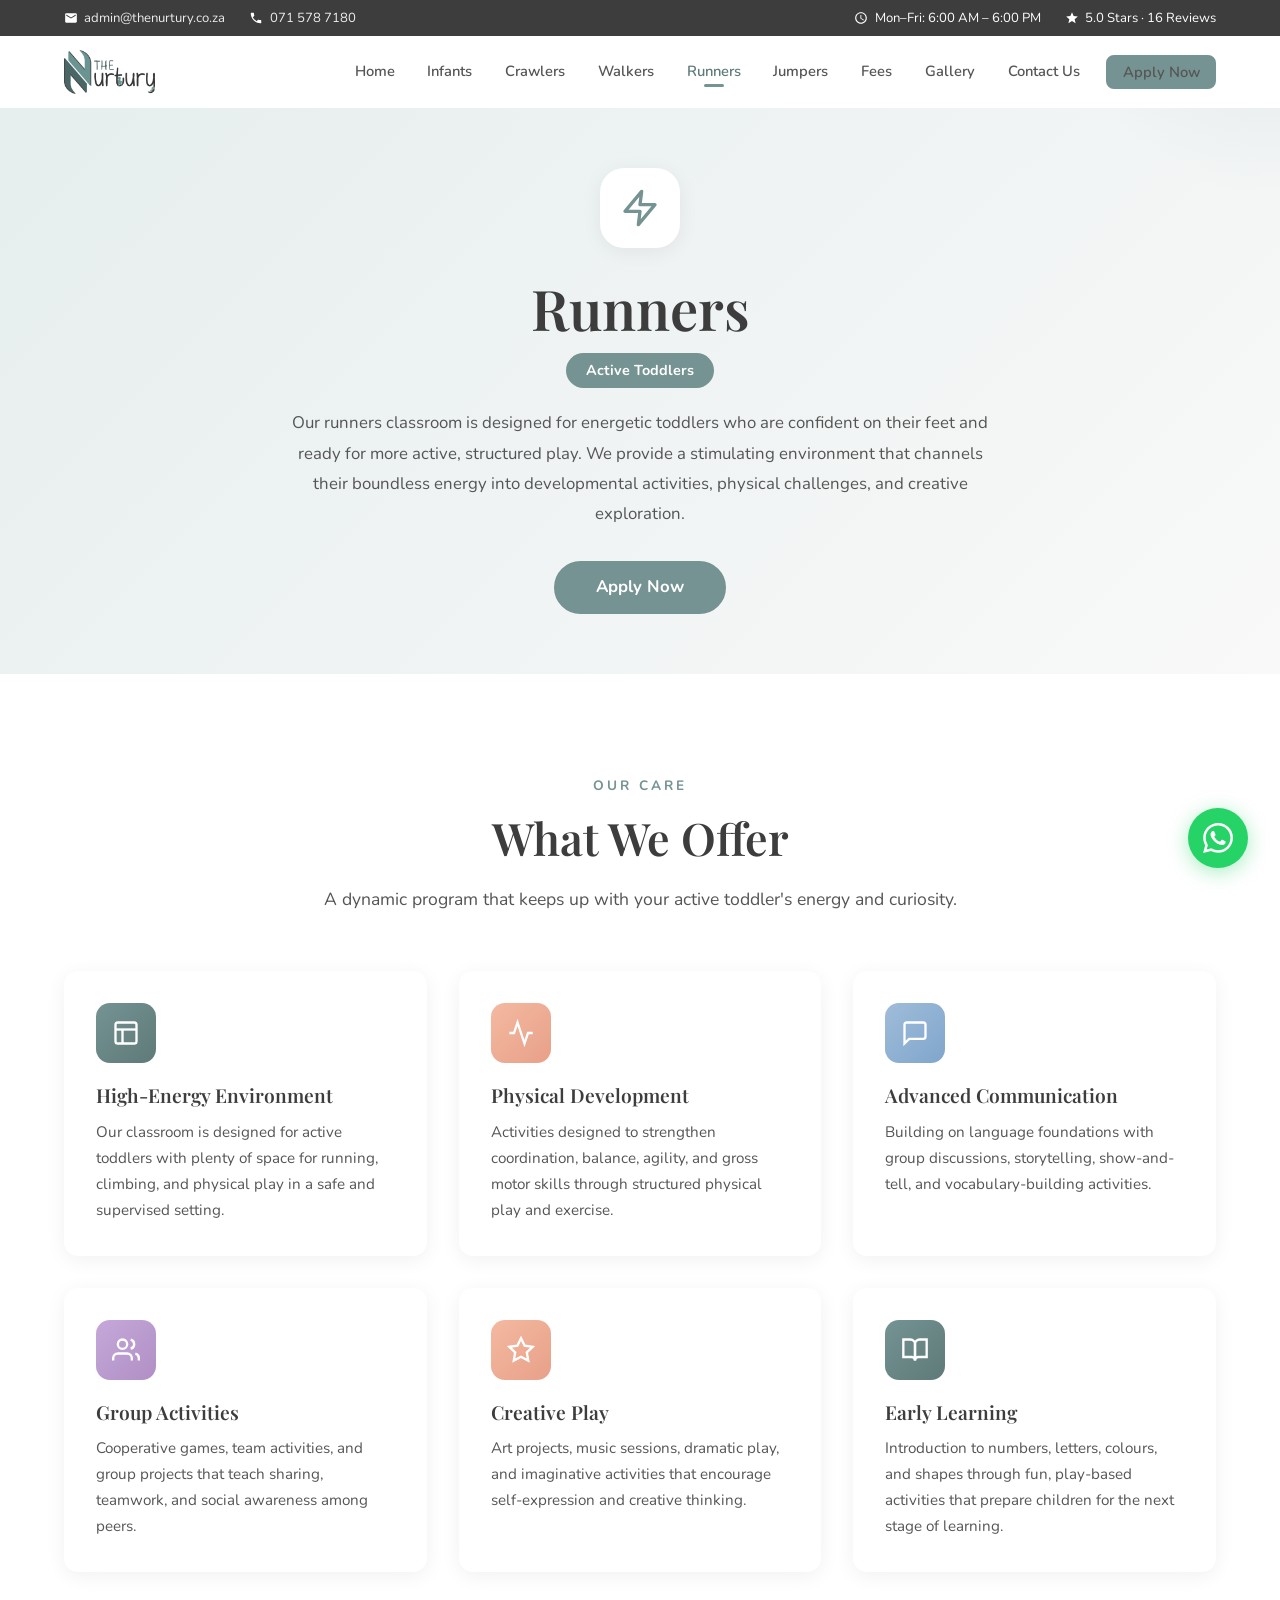
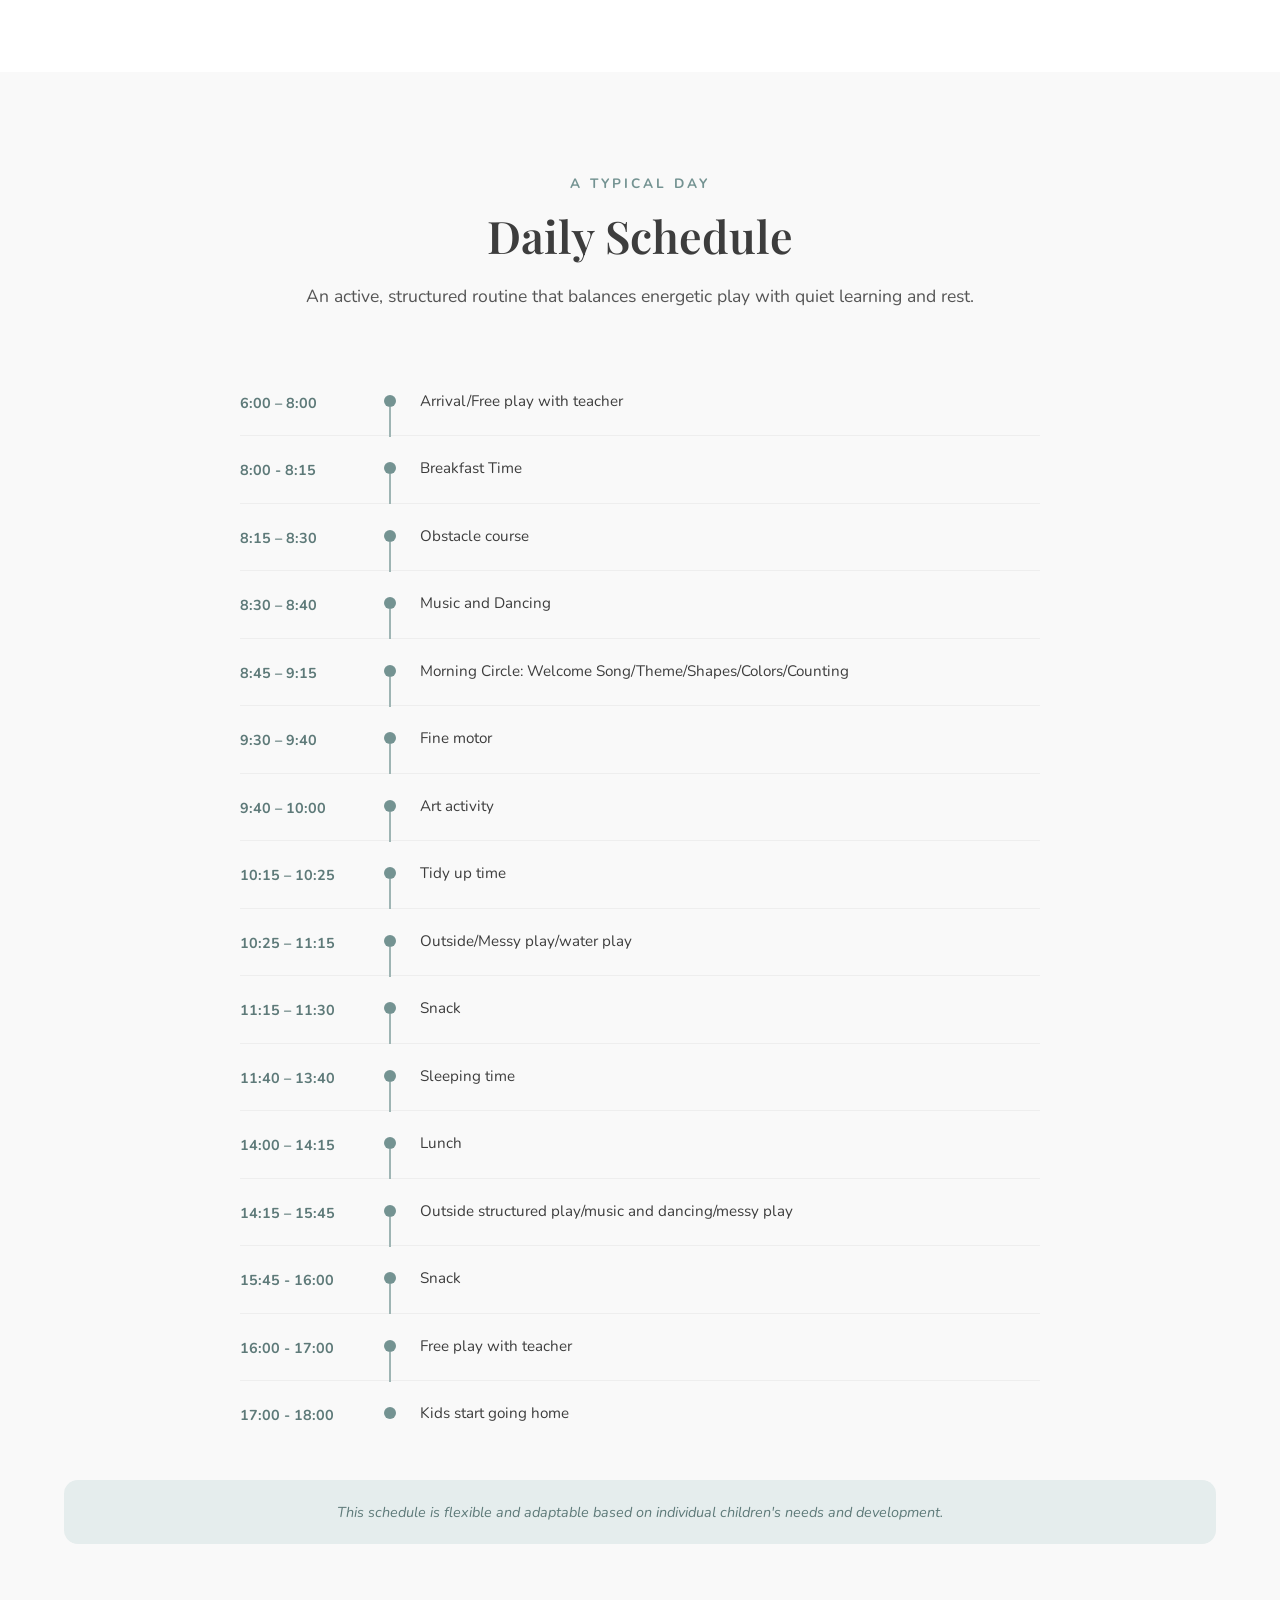
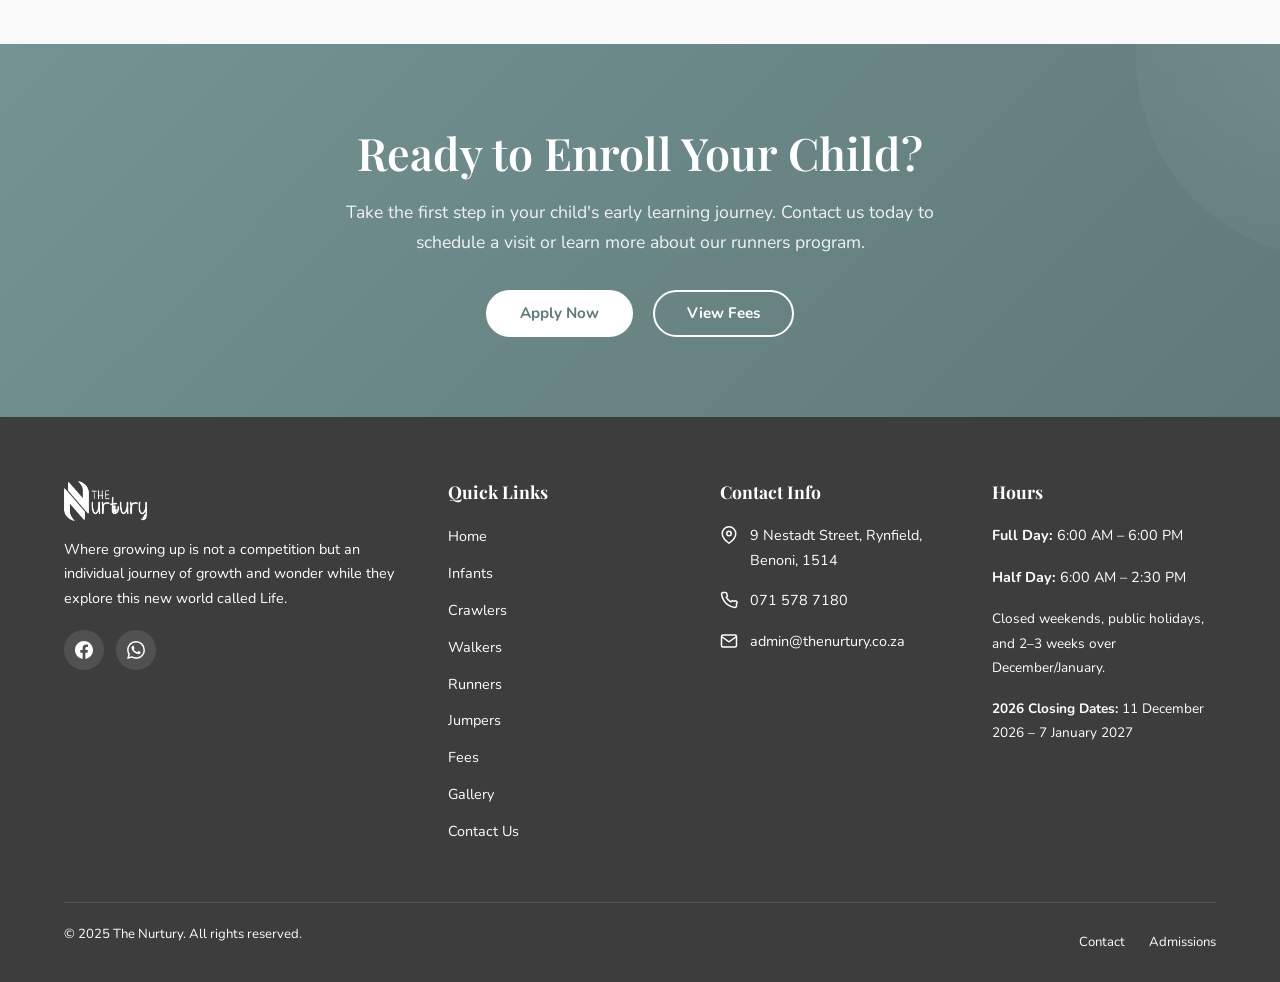
<file: runners.html>
<!DOCTYPE html>
<html lang="en">
<head>
  <meta charset="UTF-8">
  <meta name="viewport" content="width=device-width, initial-scale=1.0">
  <title>Runners Program | The Nurtury Baby Centre</title>
  <meta name="description" content="Our runners classroom is designed for energetic toddlers who love to run, explore, and develop their physical and social skills in a safe environment.">
  <link rel="preconnect" href="https://fonts.googleapis.com">
  <link rel="preconnect" href="https://fonts.gstatic.com" crossorigin>
  <link href="https://fonts.googleapis.com/css2?family=Playfair+Display:wght@400;600;700&family=Nunito:wght@400;600;700;800&display=swap" rel="stylesheet">
  <link rel="stylesheet" href="css/styles.css">
</head>
<body>

  <!-- TOP BAR -->
  <div class="top-bar">
    <div class="container">
      <div class="top-bar__left">
        <div class="top-bar__item">
          <svg viewBox="0 0 24 24" fill="currentColor"><path d="M20 4H4c-1.1 0-2 .9-2 2v12c0 1.1.9 2 2 2h16c1.1 0 2-.9 2-2V6c0-1.1-.9-2-2-2zm0 4l-8 5-8-5V6l8 5 8-5v2z"/></svg>
          <a href="mailto:admin@thenurtury.co.za">admin@thenurtury.co.za</a>
        </div>
        <div class="top-bar__item">
          <svg viewBox="0 0 24 24" fill="currentColor"><path d="M6.62 10.79c1.44 2.83 3.76 5.14 6.59 6.59l2.2-2.2c.27-.27.67-.36 1.02-.24 1.12.37 2.33.57 3.57.57.55 0 1 .45 1 1V20c0 .55-.45 1-1 1-9.39 0-17-7.61-17-17 0-.55.45-1 1-1h3.5c.55 0 1 .45 1 1 0 1.25.2 2.45.57 3.57.11.35.03.74-.25 1.02l-2.2 2.2z"/></svg>
          <a href="tel:0715787180">071 578 7180</a>
        </div>
      </div>
      <div class="top-bar__right">
        <div class="top-bar__item">
          <svg viewBox="0 0 24 24" fill="currentColor"><path d="M11.99 2C6.47 2 2 6.48 2 12s4.47 10 9.99 10C17.52 22 22 17.52 22 12S17.52 2 11.99 2zM12 20c-4.42 0-8-3.58-8-8s3.58-8 8-8 8 3.58 8 8-3.58 8-8 8zm.5-13H11v6l5.25 3.15.75-1.23-4.5-2.67z"/></svg>
          <span>Mon–Fri: 6:00 AM – 6:00 PM</span>
        </div>
        <div class="top-bar__item">
          <svg viewBox="0 0 24 24" fill="currentColor"><path d="M12 17.27L18.18 21l-1.64-7.03L22 9.24l-7.19-.61L12 2 9.19 8.63 2 9.24l5.46 4.73L5.82 21z"/></svg>
          <span>5.0 Stars · 16 Reviews</span>
        </div>
      </div>
    </div>
  </div>

  <!-- NAVIGATION -->
  <nav class="navbar" role="navigation" aria-label="Main navigation">
    <div class="container">
      <a href="index.html" class="nav-brand">
        <img src="images/logo.png" alt="The Nurtury Baby Centre" class="nav-brand__logo">
      </a>
      <div class="nav-overlay"></div>
      <ul class="nav-links">
        <li><a href="index.html">Home</a></li>
        <li><a href="infants.html">Infants</a></li>
        <li><a href="crawlers.html">Crawlers</a></li>
        <li><a href="walkers.html">Walkers</a></li>
        <li><a href="runners.html">Runners</a></li>
        <li><a href="jumpers.html">Jumpers</a></li>
        <li><a href="fees.html">Fees</a></li>
        <li><a href="gallery.html">Gallery</a></li>
        <li><a href="contact-us.html">Contact Us</a></li>
        <li class="nav-cta"><a href="contact-us.html" class="btn btn--sage btn--sm">Apply Now</a></li>
      </ul>
      <button class="hamburger" aria-label="Toggle menu" aria-expanded="false"><span></span><span></span><span></span></button>
    </div>
  </nav>

  <!-- PAGE HERO -->
  <section class="page-hero page-hero--sage">
    <div class="container">
      <div class="page-hero__icon">
        <svg viewBox="0 0 24 24" fill="none" stroke="currentColor" stroke-width="2" stroke-linecap="round" stroke-linejoin="round"><path d="M13 2L3 14h9l-1 8 10-12h-9l1-8z"/></svg>
      </div>
      <h1 class="page-hero__title">Runners</h1>
      <div class="page-hero__age">Active Toddlers</div>
      <p class="page-hero__desc">Our runners classroom is designed for energetic toddlers who are confident on their feet and ready for more active, structured play. We provide a stimulating environment that channels their boundless energy into developmental activities, physical challenges, and creative exploration.</p>
      <a href="contact-us.html" class="btn btn--sage btn--lg">Apply Now</a>
    </div>
  </section>

  <!-- WHAT WE OFFER -->
  <section class="section-padding">
    <div class="container">
      <div class="section-header fade-in-up">
        <span class="section-eyebrow">Our Care</span>
        <h2 class="section-title">What We Offer</h2>
        <p class="section-subtitle">A dynamic program that keeps up with your active toddler's energy and curiosity.</p>
      </div>
      <div class="grid-3">
        <div class="card fade-in-up">
          <div class="card__icon card__icon--sage">
            <svg viewBox="0 0 24 24" fill="none" stroke="currentColor" stroke-width="2"><rect x="3" y="3" width="18" height="18" rx="2" ry="2"/><line x1="3" y1="9" x2="21" y2="9"/><line x1="9" y1="21" x2="9" y2="9"/></svg>
          </div>
          <h4 class="card__title">High-Energy Environment</h4>
          <p class="card__text">Our classroom is designed for active toddlers with plenty of space for running, climbing, and physical play in a safe and supervised setting.</p>
        </div>
        <div class="card fade-in-up delay-1">
          <div class="card__icon card__icon--peach">
            <svg viewBox="0 0 24 24" fill="none" stroke="currentColor" stroke-width="2"><path d="M22 12h-4l-3 9L9 3l-3 9H2"/></svg>
          </div>
          <h4 class="card__title">Physical Development</h4>
          <p class="card__text">Activities designed to strengthen coordination, balance, agility, and gross motor skills through structured physical play and exercise.</p>
        </div>
        <div class="card fade-in-up delay-2">
          <div class="card__icon card__icon--blue">
            <svg viewBox="0 0 24 24" fill="none" stroke="currentColor" stroke-width="2"><path d="M21 15a2 2 0 01-2 2H7l-4 4V5a2 2 0 012-2h14a2 2 0 012 2z"/></svg>
          </div>
          <h4 class="card__title">Advanced Communication</h4>
          <p class="card__text">Building on language foundations with group discussions, storytelling, show-and-tell, and vocabulary-building activities.</p>
        </div>
        <div class="card fade-in-up">
          <div class="card__icon card__icon--lavender">
            <svg viewBox="0 0 24 24" fill="none" stroke="currentColor" stroke-width="2"><path d="M17 21v-2a4 4 0 00-4-4H5a4 4 0 00-4 4v2"/><circle cx="9" cy="7" r="4"/><path d="M23 21v-2a4 4 0 00-3-3.87"/><path d="M16 3.13a4 4 0 010 7.75"/></svg>
          </div>
          <h4 class="card__title">Group Activities</h4>
          <p class="card__text">Cooperative games, team activities, and group projects that teach sharing, teamwork, and social awareness among peers.</p>
        </div>
        <div class="card fade-in-up delay-1">
          <div class="card__icon card__icon--peach">
            <svg viewBox="0 0 24 24" fill="none" stroke="currentColor" stroke-width="2"><polygon points="12 2 15.09 8.26 22 9.27 17 14.14 18.18 21.02 12 17.77 5.82 21.02 7 14.14 2 9.27 8.91 8.26 12 2"/></svg>
          </div>
          <h4 class="card__title">Creative Play</h4>
          <p class="card__text">Art projects, music sessions, dramatic play, and imaginative activities that encourage self-expression and creative thinking.</p>
        </div>
        <div class="card fade-in-up delay-2">
          <div class="card__icon card__icon--sage">
            <svg viewBox="0 0 24 24" fill="none" stroke="currentColor" stroke-width="2"><path d="M2 3h6a4 4 0 014 4v14a3 3 0 00-3-3H2z"/><path d="M22 3h-6a4 4 0 00-4 4v14a3 3 0 013-3h7z"/></svg>
          </div>
          <h4 class="card__title">Early Learning</h4>
          <p class="card__text">Introduction to numbers, letters, colours, and shapes through fun, play-based activities that prepare children for the next stage of learning.</p>
        </div>
      </div>
    </div>
  </section>

  <!-- DAILY SCHEDULE -->
  <section class="section-padding bg-light">
    <div class="container">
      <div class="section-header fade-in-up">
        <span class="section-eyebrow">A Typical Day</span>
        <h2 class="section-title">Daily Schedule</h2>
        <p class="section-subtitle">An active, structured routine that balances energetic play with quiet learning and rest.</p>
      </div>
      <div class="schedule fade-in-up">
        <div class="schedule__item">
          <span class="schedule__time">6:00 – 8:00</span>
          <div class="schedule__dot"></div>
          <span class="schedule__activity">Arrival/Free play with teacher</span>
        </div>
        <div class="schedule__item">
          <span class="schedule__time">8:00 - 8:15</span>
          <div class="schedule__dot"></div>
          <span class="schedule__activity">Breakfast Time</span>
        </div>
        <div class="schedule__item">
          <span class="schedule__time">8:15 – 8:30</span>
          <div class="schedule__dot"></div>
          <span class="schedule__activity">Obstacle course</span>
        </div>
        <div class="schedule__item">
          <span class="schedule__time">8:30 – 8:40</span>
          <div class="schedule__dot"></div>
          <span class="schedule__activity">Music and Dancing</span>
        </div>
        <div class="schedule__item">
          <span class="schedule__time">8:45 – 9:15</span>
          <div class="schedule__dot"></div>
          <span class="schedule__activity">Morning Circle: Welcome Song/Theme/Shapes/Colors/Counting</span>
        </div>
        <div class="schedule__item">
          <span class="schedule__time">9:30 – 9:40</span>
          <div class="schedule__dot"></div>
          <span class="schedule__activity">Fine motor</span>
        </div>
        <div class="schedule__item">
          <span class="schedule__time">9:40 – 10:00</span>
          <div class="schedule__dot"></div>
          <span class="schedule__activity">Art activity</span>
        </div>
        <div class="schedule__item">
          <span class="schedule__time">10:15 – 10:25</span>
          <div class="schedule__dot"></div>
          <span class="schedule__activity">Tidy up time</span>
        </div>
        <div class="schedule__item">
          <span class="schedule__time">10:25 – 11:15</span>
          <div class="schedule__dot"></div>
          <span class="schedule__activity">Outside/Messy play/water play</span>
        </div>
        <div class="schedule__item">
          <span class="schedule__time">11:15 – 11:30</span>
          <div class="schedule__dot"></div>
          <span class="schedule__activity">Snack</span>
        </div>
        <div class="schedule__item">
          <span class="schedule__time">11:40 – 13:40</span>
          <div class="schedule__dot"></div>
          <span class="schedule__activity">Sleeping time</span>
        </div>
        <div class="schedule__item">
          <span class="schedule__time">14:00 – 14:15</span>
          <div class="schedule__dot"></div>
          <span class="schedule__activity">Lunch</span>
        </div>
        <div class="schedule__item">
          <span class="schedule__time">14:15 – 15:45</span>
          <div class="schedule__dot"></div>
          <span class="schedule__activity">Outside structured play/music and dancing/messy play</span>
        </div>
        <div class="schedule__item">
          <span class="schedule__time">15:45 - 16:00</span>
          <div class="schedule__dot"></div>
          <span class="schedule__activity">Snack</span>
        </div>
        <div class="schedule__item">
          <span class="schedule__time">16:00 - 17:00</span>
          <div class="schedule__dot"></div>
          <span class="schedule__activity">Free play with teacher</span>
        </div>
        <div class="schedule__item">
          <span class="schedule__time">17:00 - 18:00</span>
          <div class="schedule__dot"></div>
          <span class="schedule__activity">Kids start going home</span>
        </div>
      </div>
      <div class="schedule__note">
        This schedule is flexible and adaptable based on individual children's needs and development.
      </div>
    </div>
  </section>

  <!-- CTA -->
  <section class="cta-section">
    <div class="container fade-in-up">
      <h2>Ready to Enroll Your Child?</h2>
      <p>Take the first step in your child's early learning journey. Contact us today to schedule a visit or learn more about our runners program.</p>
      <div>
        <a href="contact-us.html" class="btn btn--white">Apply Now</a>
        <a href="fees.html" class="btn btn--outline-white">View Fees</a>
      </div>
    </div>
  </section>

  <!-- FOOTER -->
  <footer class="footer">
    <div class="container">
      <div class="footer__grid">
        <div>
          <a href="index.html" class="nav-brand" style="margin-bottom:0.75rem;">
            <img src="images/logo.png" alt="The Nurtury Baby Centre" class="nav-brand__logo">
          </a>
          <p class="footer__brand-text">Where growing up is not a competition but an individual journey of growth and wonder while they explore this new world called Life.</p>
          <div class="footer__social">
            <a href="https://www.facebook.com/TheNurturyBenoni" target="_blank" rel="noopener noreferrer" aria-label="Facebook"><svg viewBox="0 0 24 24" fill="currentColor"><path d="M24 12.073c0-6.627-5.373-12-12-12s-12 5.373-12 12c0 5.99 4.388 10.954 10.125 11.854v-8.385H7.078v-3.47h3.047V9.43c0-3.007 1.792-4.669 4.533-4.669 1.312 0 2.686.235 2.686.235v2.953H15.83c-1.491 0-1.956.925-1.956 1.874v2.25h3.328l-.532 3.47h-2.796v8.385C19.612 23.027 24 18.062 24 12.073z"/></svg></a>
            <a href="https://wa.me/27715787180" target="_blank" rel="noopener noreferrer" aria-label="WhatsApp"><svg viewBox="0 0 24 24" fill="currentColor"><path d="M17.472 14.382c-.297-.149-1.758-.867-2.03-.967-.273-.099-.471-.148-.67.15-.197.297-.767.966-.94 1.164-.173.199-.347.223-.644.075-.297-.15-1.255-.463-2.39-1.475-.883-.788-1.48-1.761-1.653-2.059-.173-.297-.018-.458.13-.606.134-.133.298-.347.446-.52.149-.174.198-.298.298-.497.099-.198.05-.371-.025-.52-.075-.149-.669-1.612-.916-2.207-.242-.579-.487-.5-.669-.51-.173-.008-.371-.01-.57-.01-.198 0-.52.074-.792.372-.272.297-1.04 1.016-1.04 2.479 0 1.462 1.065 2.875 1.213 3.074.149.198 2.096 3.2 5.077 4.487.709.306 1.262.489 1.694.625.712.227 1.36.195 1.871.118.571-.085 1.758-.719 2.006-1.413.248-.694.248-1.289.173-1.413-.074-.124-.272-.198-.57-.347m-5.421 7.403h-.004a9.87 9.87 0 01-5.031-1.378l-.361-.214-3.741.982.998-3.648-.235-.374a9.86 9.86 0 01-1.51-5.26c.001-5.45 4.436-9.884 9.888-9.884 2.64 0 5.122 1.03 6.988 2.898a9.825 9.825 0 012.893 6.994c-.003 5.45-4.437 9.884-9.885 9.884m8.413-18.297A11.815 11.815 0 0012.05 0C5.495 0 .16 5.335.157 11.892c0 2.096.547 4.142 1.588 5.945L.057 24l6.305-1.654a11.882 11.882 0 005.683 1.448h.005c6.554 0 11.89-5.335 11.893-11.893a11.821 11.821 0 00-3.48-8.413z"/></svg></a>
          </div>
        </div>
        <div>
          <h4 class="footer__title">Quick Links</h4>
          <ul class="footer__links">
            <li><a href="index.html">Home</a></li>
            <li><a href="infants.html">Infants</a></li>
            <li><a href="crawlers.html">Crawlers</a></li>
            <li><a href="walkers.html">Walkers</a></li>
            <li><a href="runners.html">Runners</a></li>
            <li><a href="jumpers.html">Jumpers</a></li>
            <li><a href="fees.html">Fees</a></li>
            <li><a href="gallery.html">Gallery</a></li>
            <li><a href="contact-us.html">Contact Us</a></li>
          </ul>
        </div>
        <div>
          <h4 class="footer__title">Contact Info</h4>
          <div class="footer__contact-item">
            <svg viewBox="0 0 24 24" fill="none" stroke="currentColor" stroke-width="2"><path d="M21 10c0 7-9 13-9 13s-9-6-9-13a9 9 0 0118 0z"/><circle cx="12" cy="10" r="3"/></svg>
            <span>9 Nestadt Street, Rynfield, Benoni, 1514</span>
          </div>
          <div class="footer__contact-item">
            <svg viewBox="0 0 24 24" fill="none" stroke="currentColor" stroke-width="2"><path d="M22 16.92v3a2 2 0 01-2.18 2 19.79 19.79 0 01-8.63-3.07 19.5 19.5 0 01-6-6 19.79 19.79 0 01-3.07-8.67A2 2 0 014.11 2h3a2 2 0 012 1.72c.13.88.36 1.75.7 2.57.13.32.06.68-.18.92l-1.26 1.26a16 16 0 006 6l1.26-1.26c.24-.24.6-.31.92-.18.82.34 1.69.57 2.57.7A2 2 0 0122 16.92z"/></svg>
            <a href="tel:0715787180">071 578 7180</a>
          </div>
          <div class="footer__contact-item">
            <svg viewBox="0 0 24 24" fill="none" stroke="currentColor" stroke-width="2"><path d="M4 4h16c1.1 0 2 .9 2 2v12c0 1.1-.9 2-2 2H4c-1.1 0-2-.9-2-2V6c0-1.1.9-2 2-2z"/><polyline points="22,6 12,13 2,6"/></svg>
            <a href="mailto:admin@thenurtury.co.za">admin@thenurtury.co.za</a>
          </div>
        </div>
        <div>
          <h4 class="footer__title">Hours</h4>
          <div class="footer__hours">
            <p><strong>Full Day:</strong> 6:00 AM – 6:00 PM</p>
            <p><strong>Half Day:</strong> 6:00 AM – 2:30 PM</p>
            <p style="margin-top:0.75rem;font-size:0.85rem;">Closed weekends, public holidays, and 2–3 weeks over December/January.</p>
            <p style="margin-top:0.75rem;font-size:0.85rem;"><strong>2026 Closing Dates:</strong> 11 December 2026 – 7 January 2027</p>
          </div>
        </div>
      </div>
      <div class="footer__bottom">
        <p class="footer__copyright">&copy; 2025 The Nurtury. All rights reserved.</p>
        <div class="footer__bottom-links">
          <a href="contact-us.html">Contact</a>
          <a href="fees.html">Admissions</a>
        </div>
      </div>
    </div>
  </footer>

  <script src="js/page-images.js"></script>
  <script src="js/main.js"></script>
</body>
</html>
</file>
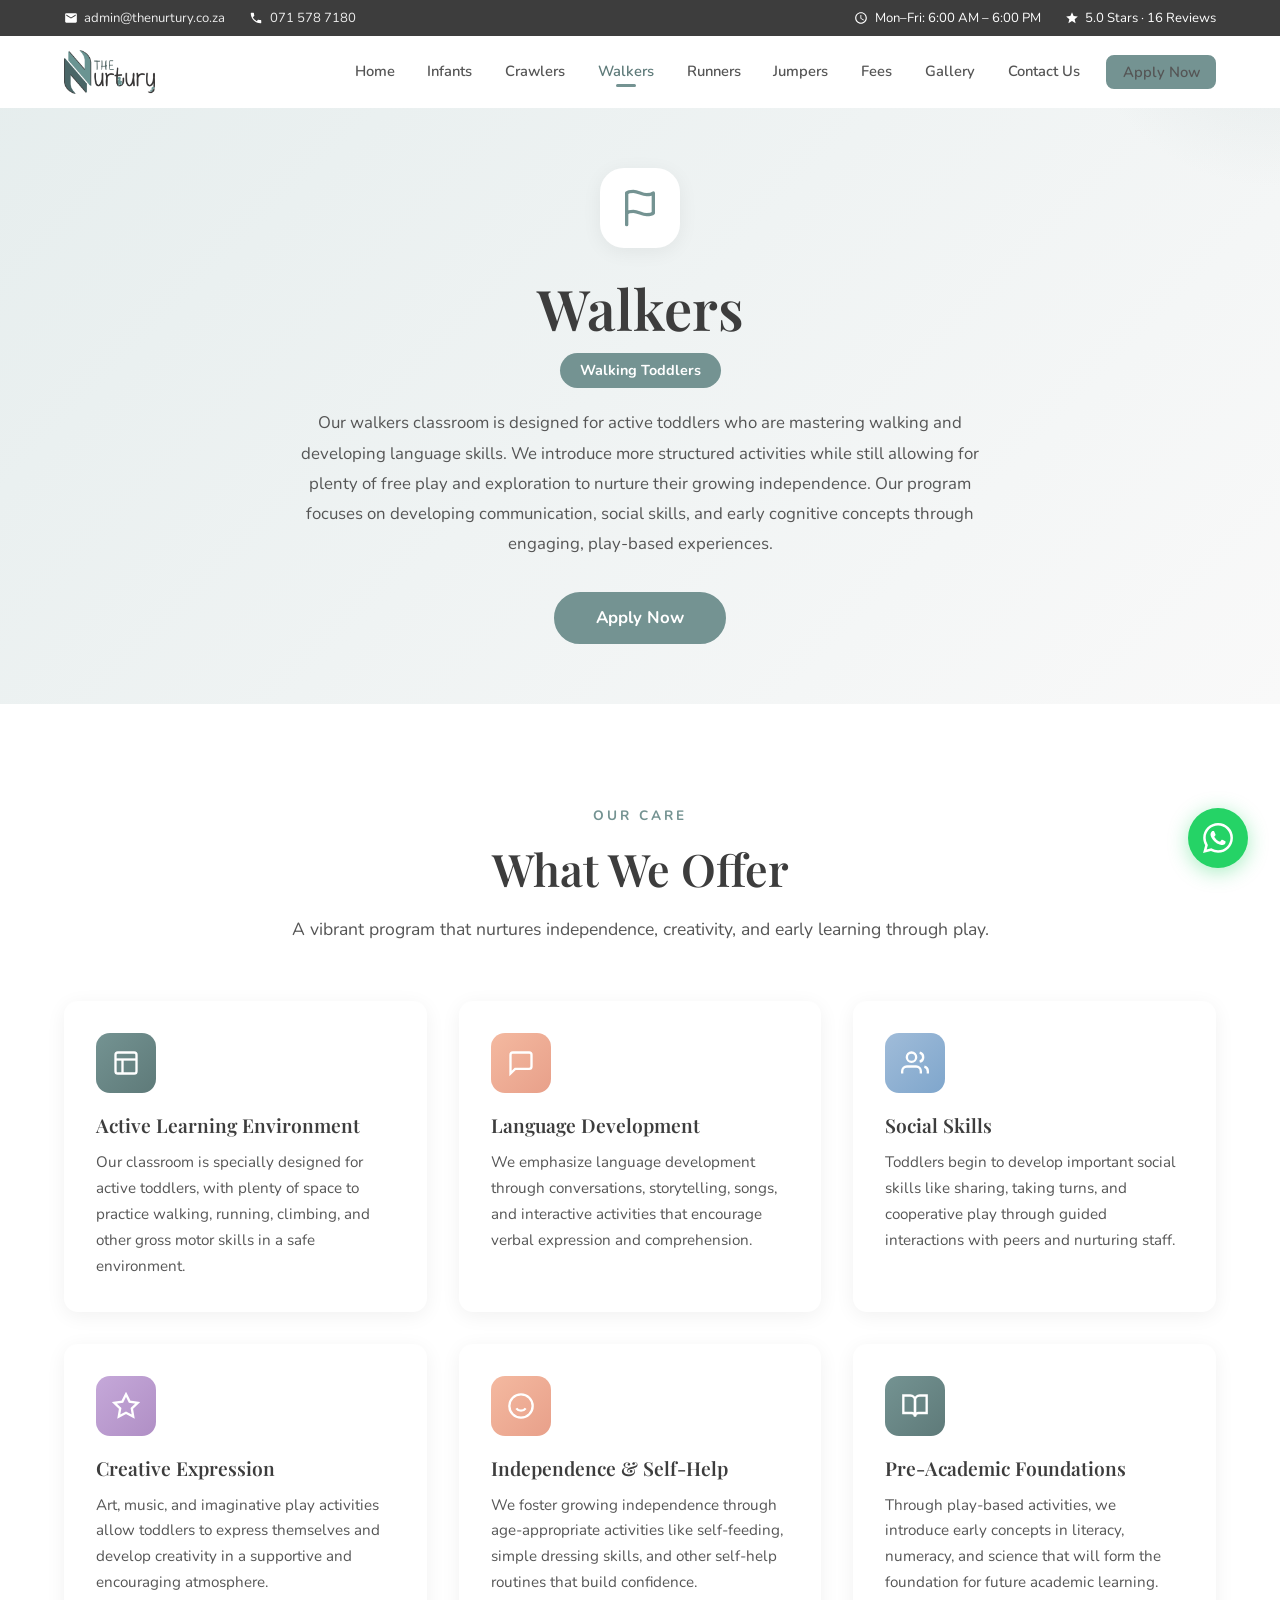
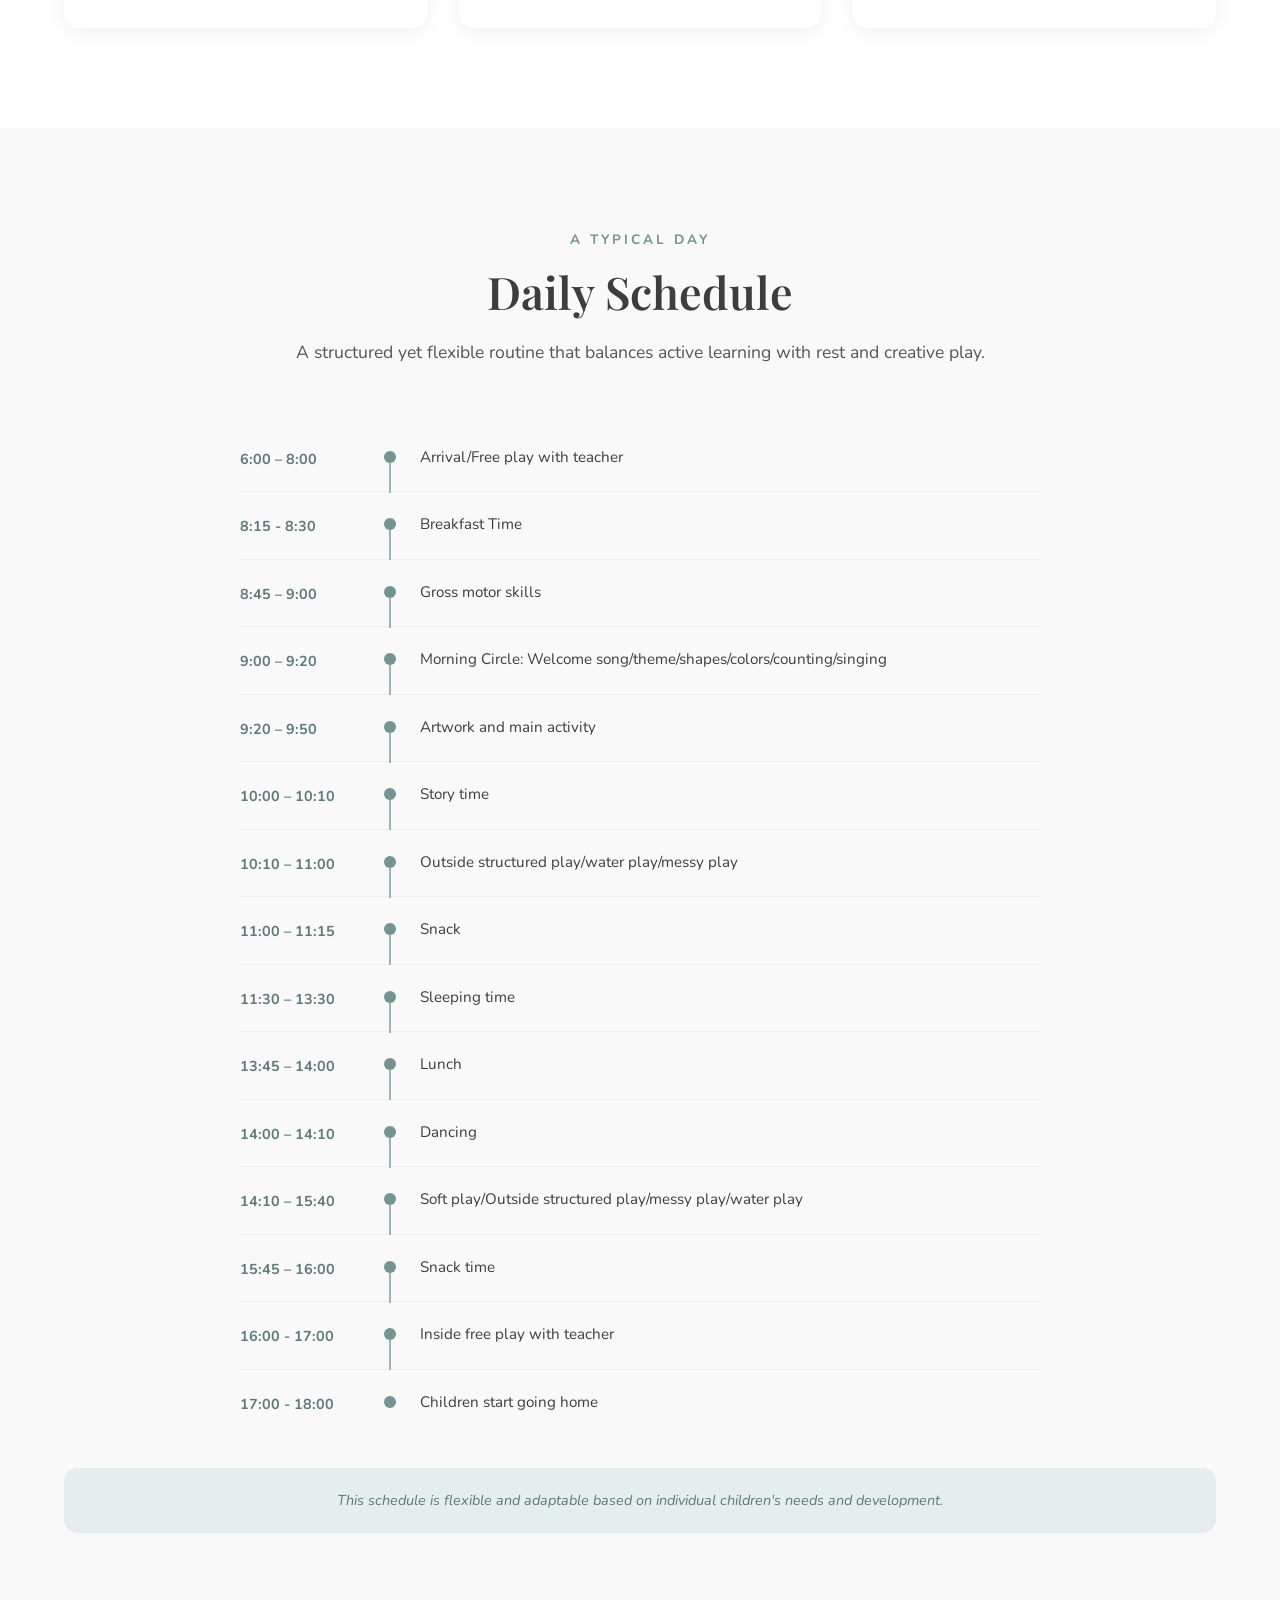
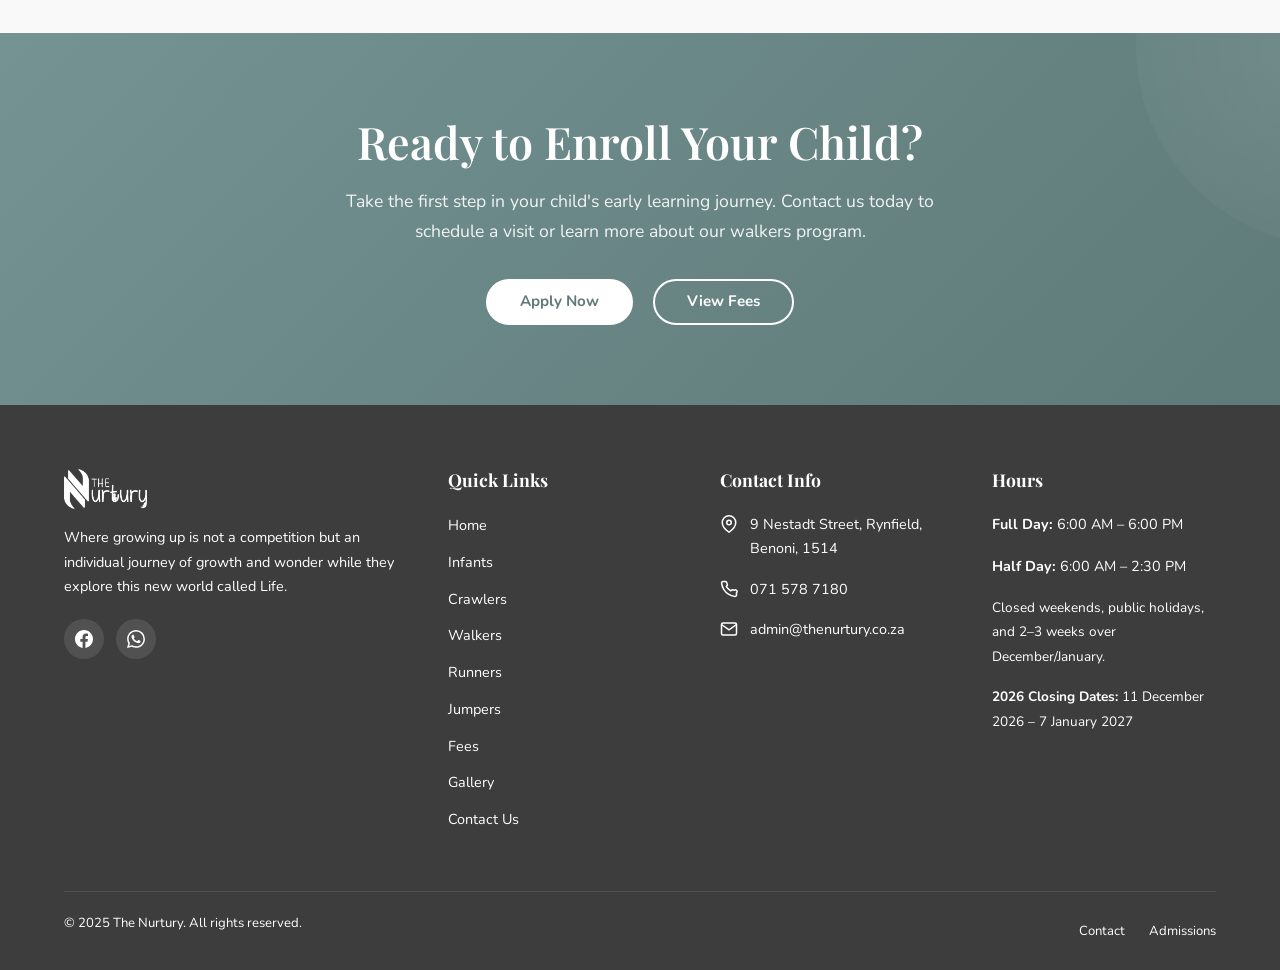
<file: walkers.html>
<!DOCTYPE html>
<html lang="en">
<head>
  <meta charset="UTF-8">
  <meta name="viewport" content="width=device-width, initial-scale=1.0">
  <title>Walkers Program | The Nurtury Baby Centre</title>
  <meta name="description" content="Our walkers classroom is designed for active toddlers mastering walking and language skills, with structured activities and play-based learning for ages 1-3.">
  <link rel="preconnect" href="https://fonts.googleapis.com">
  <link rel="preconnect" href="https://fonts.gstatic.com" crossorigin>
  <link href="https://fonts.googleapis.com/css2?family=Playfair+Display:wght@400;600;700&family=Nunito:wght@400;600;700;800&display=swap" rel="stylesheet">
  <link rel="stylesheet" href="css/styles.css">
</head>
<body>

  <!-- TOP BAR -->
  <div class="top-bar">
    <div class="container">
      <div class="top-bar__left">
        <div class="top-bar__item">
          <svg viewBox="0 0 24 24" fill="currentColor"><path d="M20 4H4c-1.1 0-2 .9-2 2v12c0 1.1.9 2 2 2h16c1.1 0 2-.9 2-2V6c0-1.1-.9-2-2-2zm0 4l-8 5-8-5V6l8 5 8-5v2z"/></svg>
          <a href="mailto:admin@thenurtury.co.za">admin@thenurtury.co.za</a>
        </div>
        <div class="top-bar__item">
          <svg viewBox="0 0 24 24" fill="currentColor"><path d="M6.62 10.79c1.44 2.83 3.76 5.14 6.59 6.59l2.2-2.2c.27-.27.67-.36 1.02-.24 1.12.37 2.33.57 3.57.57.55 0 1 .45 1 1V20c0 .55-.45 1-1 1-9.39 0-17-7.61-17-17 0-.55.45-1 1-1h3.5c.55 0 1 .45 1 1 0 1.25.2 2.45.57 3.57.11.35.03.74-.25 1.02l-2.2 2.2z"/></svg>
          <a href="tel:0715787180">071 578 7180</a>
        </div>
      </div>
      <div class="top-bar__right">
        <div class="top-bar__item">
          <svg viewBox="0 0 24 24" fill="currentColor"><path d="M11.99 2C6.47 2 2 6.48 2 12s4.47 10 9.99 10C17.52 22 22 17.52 22 12S17.52 2 11.99 2zM12 20c-4.42 0-8-3.58-8-8s3.58-8 8-8 8 3.58 8 8-3.58 8-8 8zm.5-13H11v6l5.25 3.15.75-1.23-4.5-2.67z"/></svg>
          <span>Mon–Fri: 6:00 AM – 6:00 PM</span>
        </div>
        <div class="top-bar__item">
          <svg viewBox="0 0 24 24" fill="currentColor"><path d="M12 17.27L18.18 21l-1.64-7.03L22 9.24l-7.19-.61L12 2 9.19 8.63 2 9.24l5.46 4.73L5.82 21z"/></svg>
          <span>5.0 Stars · 16 Reviews</span>
        </div>
      </div>
    </div>
  </div>

  <!-- NAVIGATION -->
  <nav class="navbar" role="navigation" aria-label="Main navigation">
    <div class="container">
      <a href="index.html" class="nav-brand">
        <img src="images/logo.png" alt="The Nurtury Baby Centre" class="nav-brand__logo">
      </a>
      <div class="nav-overlay"></div>
      <ul class="nav-links">
        <li><a href="index.html">Home</a></li>
        <li><a href="infants.html">Infants</a></li>
        <li><a href="crawlers.html">Crawlers</a></li>
        <li><a href="walkers.html">Walkers</a></li>
        <li><a href="runners.html">Runners</a></li>
        <li><a href="jumpers.html">Jumpers</a></li>
        <li><a href="fees.html">Fees</a></li>
        <li><a href="gallery.html">Gallery</a></li>
        <li><a href="contact-us.html">Contact Us</a></li>
        <li class="nav-cta"><a href="contact-us.html" class="btn btn--sage btn--sm">Apply Now</a></li>
      </ul>
      <button class="hamburger" aria-label="Toggle menu" aria-expanded="false"><span></span><span></span><span></span></button>
    </div>
  </nav>

  <!-- PAGE HERO -->
  <section class="page-hero page-hero--sage">
    <div class="container">
      <div class="page-hero__icon">
        <svg viewBox="0 0 24 24" fill="none" stroke="currentColor" stroke-width="2" stroke-linecap="round" stroke-linejoin="round"><path d="M4 15s1-1 4-1 5 2 8 2 4-1 4-1V3s-1 1-4 1-5-2-8-2-4 1-4 1z"/><line x1="4" y1="22" x2="4" y2="15"/></svg>
      </div>
      <h1 class="page-hero__title">Walkers</h1>
      <div class="page-hero__age">Walking Toddlers</div>
      <p class="page-hero__desc">Our walkers classroom is designed for active toddlers who are mastering walking and developing language skills. We introduce more structured activities while still allowing for plenty of free play and exploration to nurture their growing independence. Our program focuses on developing communication, social skills, and early cognitive concepts through engaging, play-based experiences.</p>
      <a href="contact-us.html" class="btn btn--sage btn--lg">Apply Now</a>
    </div>
  </section>

  <!-- WHAT WE OFFER -->
  <section class="section-padding">
    <div class="container">
      <div class="section-header fade-in-up">
        <span class="section-eyebrow">Our Care</span>
        <h2 class="section-title">What We Offer</h2>
        <p class="section-subtitle">A vibrant program that nurtures independence, creativity, and early learning through play.</p>
      </div>
      <div class="grid-3">
        <div class="card fade-in-up">
          <div class="card__icon card__icon--sage">
            <svg viewBox="0 0 24 24" fill="none" stroke="currentColor" stroke-width="2"><rect x="3" y="3" width="18" height="18" rx="2" ry="2"/><line x1="3" y1="9" x2="21" y2="9"/><line x1="9" y1="21" x2="9" y2="9"/></svg>
          </div>
          <h4 class="card__title">Active Learning Environment</h4>
          <p class="card__text">Our classroom is specially designed for active toddlers, with plenty of space to practice walking, running, climbing, and other gross motor skills in a safe environment.</p>
        </div>
        <div class="card fade-in-up delay-1">
          <div class="card__icon card__icon--peach">
            <svg viewBox="0 0 24 24" fill="none" stroke="currentColor" stroke-width="2"><path d="M21 15a2 2 0 01-2 2H7l-4 4V5a2 2 0 012-2h14a2 2 0 012 2z"/></svg>
          </div>
          <h4 class="card__title">Language Development</h4>
          <p class="card__text">We emphasize language development through conversations, storytelling, songs, and interactive activities that encourage verbal expression and comprehension.</p>
        </div>
        <div class="card fade-in-up delay-2">
          <div class="card__icon card__icon--blue">
            <svg viewBox="0 0 24 24" fill="none" stroke="currentColor" stroke-width="2"><path d="M17 21v-2a4 4 0 00-4-4H5a4 4 0 00-4 4v2"/><circle cx="9" cy="7" r="4"/><path d="M23 21v-2a4 4 0 00-3-3.87"/><path d="M16 3.13a4 4 0 010 7.75"/></svg>
          </div>
          <h4 class="card__title">Social Skills</h4>
          <p class="card__text">Toddlers begin to develop important social skills like sharing, taking turns, and cooperative play through guided interactions with peers and nurturing staff.</p>
        </div>
        <div class="card fade-in-up">
          <div class="card__icon card__icon--lavender">
            <svg viewBox="0 0 24 24" fill="none" stroke="currentColor" stroke-width="2"><polygon points="12 2 15.09 8.26 22 9.27 17 14.14 18.18 21.02 12 17.77 5.82 21.02 7 14.14 2 9.27 8.91 8.26 12 2"/></svg>
          </div>
          <h4 class="card__title">Creative Expression</h4>
          <p class="card__text">Art, music, and imaginative play activities allow toddlers to express themselves and develop creativity in a supportive and encouraging atmosphere.</p>
        </div>
        <div class="card fade-in-up delay-1">
          <div class="card__icon card__icon--peach">
            <svg viewBox="0 0 24 24" fill="none" stroke="currentColor" stroke-width="2"><circle cx="12" cy="12" r="10"/><path d="M8 14s1.5 2 4 2 4-2 4-2"/><line x1="9" y1="9" x2="9.01" y2="9"/><line x1="15" y1="9" x2="15.01" y2="9"/></svg>
          </div>
          <h4 class="card__title">Independence &amp; Self-Help</h4>
          <p class="card__text">We foster growing independence through age-appropriate activities like self-feeding, simple dressing skills, and other self-help routines that build confidence.</p>
        </div>
        <div class="card fade-in-up delay-2">
          <div class="card__icon card__icon--sage">
            <svg viewBox="0 0 24 24" fill="none" stroke="currentColor" stroke-width="2"><path d="M2 3h6a4 4 0 014 4v14a3 3 0 00-3-3H2z"/><path d="M22 3h-6a4 4 0 00-4 4v14a3 3 0 013-3h7z"/></svg>
          </div>
          <h4 class="card__title">Pre-Academic Foundations</h4>
          <p class="card__text">Through play-based activities, we introduce early concepts in literacy, numeracy, and science that will form the foundation for future academic learning.</p>
        </div>
      </div>
    </div>
  </section>

  <!-- DAILY SCHEDULE -->
  <section class="section-padding bg-light">
    <div class="container">
      <div class="section-header fade-in-up">
        <span class="section-eyebrow">A Typical Day</span>
        <h2 class="section-title">Daily Schedule</h2>
        <p class="section-subtitle">A structured yet flexible routine that balances active learning with rest and creative play.</p>
      </div>
      <div class="schedule fade-in-up">
        <div class="schedule__item">
          <span class="schedule__time">6:00 – 8:00</span>
          <div class="schedule__dot"></div>
          <span class="schedule__activity">Arrival/Free play with teacher</span>
        </div>
        <div class="schedule__item">
          <span class="schedule__time">8:15 - 8:30</span>
          <div class="schedule__dot"></div>
          <span class="schedule__activity">Breakfast Time</span>
        </div>
        <div class="schedule__item">
          <span class="schedule__time">8:45 – 9:00</span>
          <div class="schedule__dot"></div>
          <span class="schedule__activity">Gross motor skills</span>
        </div>
        <div class="schedule__item">
          <span class="schedule__time">9:00 – 9:20</span>
          <div class="schedule__dot"></div>
          <span class="schedule__activity">Morning Circle: Welcome song/theme/shapes/colors/counting/singing</span>
        </div>
        <div class="schedule__item">
          <span class="schedule__time">9:20 – 9:50</span>
          <div class="schedule__dot"></div>
          <span class="schedule__activity">Artwork and main activity</span>
        </div>
        <div class="schedule__item">
          <span class="schedule__time">10:00 – 10:10</span>
          <div class="schedule__dot"></div>
          <span class="schedule__activity">Story time</span>
        </div>
        <div class="schedule__item">
          <span class="schedule__time">10:10 – 11:00</span>
          <div class="schedule__dot"></div>
          <span class="schedule__activity">Outside structured play/water play/messy play</span>
        </div>
        <div class="schedule__item">
          <span class="schedule__time">11:00 – 11:15</span>
          <div class="schedule__dot"></div>
          <span class="schedule__activity">Snack</span>
        </div>
        <div class="schedule__item">
          <span class="schedule__time">11:30 – 13:30</span>
          <div class="schedule__dot"></div>
          <span class="schedule__activity">Sleeping time</span>
        </div>
        <div class="schedule__item">
          <span class="schedule__time">13:45 – 14:00</span>
          <div class="schedule__dot"></div>
          <span class="schedule__activity">Lunch</span>
        </div>
        <div class="schedule__item">
          <span class="schedule__time">14:00 – 14:10</span>
          <div class="schedule__dot"></div>
          <span class="schedule__activity">Dancing</span>
        </div>
        <div class="schedule__item">
          <span class="schedule__time">14:10 – 15:40</span>
          <div class="schedule__dot"></div>
          <span class="schedule__activity">Soft play/Outside structured play/messy play/water play</span>
        </div>
        <div class="schedule__item">
          <span class="schedule__time">15:45 – 16:00</span>
          <div class="schedule__dot"></div>
          <span class="schedule__activity">Snack time</span>
        </div>
        <div class="schedule__item">
          <span class="schedule__time">16:00 - 17:00</span>
          <div class="schedule__dot"></div>
          <span class="schedule__activity">Inside free play with teacher</span>
        </div>
        <div class="schedule__item">
          <span class="schedule__time">17:00 - 18:00</span>
          <div class="schedule__dot"></div>
          <span class="schedule__activity">Children start going home</span>
        </div>
      </div>
      <div class="schedule__note">
        This schedule is flexible and adaptable based on individual children's needs and development.
      </div>
    </div>
  </section>

  <!-- CTA -->
  <section class="cta-section">
    <div class="container fade-in-up">
      <h2>Ready to Enroll Your Child?</h2>
      <p>Take the first step in your child's early learning journey. Contact us today to schedule a visit or learn more about our walkers program.</p>
      <div>
        <a href="contact-us.html" class="btn btn--white">Apply Now</a>
        <a href="fees.html" class="btn btn--outline-white">View Fees</a>
      </div>
    </div>
  </section>

  <!-- FOOTER -->
  <footer class="footer">
    <div class="container">
      <div class="footer__grid">
        <div>
          <a href="index.html" class="nav-brand" style="margin-bottom:0.75rem;">
            <img src="images/logo.png" alt="The Nurtury Baby Centre" class="nav-brand__logo">
          </a>
          <p class="footer__brand-text">Where growing up is not a competition but an individual journey of growth and wonder while they explore this new world called Life.</p>
          <div class="footer__social">
            <a href="https://www.facebook.com/TheNurturyBenoni" target="_blank" rel="noopener noreferrer" aria-label="Facebook"><svg viewBox="0 0 24 24" fill="currentColor"><path d="M24 12.073c0-6.627-5.373-12-12-12s-12 5.373-12 12c0 5.99 4.388 10.954 10.125 11.854v-8.385H7.078v-3.47h3.047V9.43c0-3.007 1.792-4.669 4.533-4.669 1.312 0 2.686.235 2.686.235v2.953H15.83c-1.491 0-1.956.925-1.956 1.874v2.25h3.328l-.532 3.47h-2.796v8.385C19.612 23.027 24 18.062 24 12.073z"/></svg></a>
            <a href="https://wa.me/27715787180" target="_blank" rel="noopener noreferrer" aria-label="WhatsApp"><svg viewBox="0 0 24 24" fill="currentColor"><path d="M17.472 14.382c-.297-.149-1.758-.867-2.03-.967-.273-.099-.471-.148-.67.15-.197.297-.767.966-.94 1.164-.173.199-.347.223-.644.075-.297-.15-1.255-.463-2.39-1.475-.883-.788-1.48-1.761-1.653-2.059-.173-.297-.018-.458.13-.606.134-.133.298-.347.446-.52.149-.174.198-.298.298-.497.099-.198.05-.371-.025-.52-.075-.149-.669-1.612-.916-2.207-.242-.579-.487-.5-.669-.51-.173-.008-.371-.01-.57-.01-.198 0-.52.074-.792.372-.272.297-1.04 1.016-1.04 2.479 0 1.462 1.065 2.875 1.213 3.074.149.198 2.096 3.2 5.077 4.487.709.306 1.262.489 1.694.625.712.227 1.36.195 1.871.118.571-.085 1.758-.719 2.006-1.413.248-.694.248-1.289.173-1.413-.074-.124-.272-.198-.57-.347m-5.421 7.403h-.004a9.87 9.87 0 01-5.031-1.378l-.361-.214-3.741.982.998-3.648-.235-.374a9.86 9.86 0 01-1.51-5.26c.001-5.45 4.436-9.884 9.888-9.884 2.64 0 5.122 1.03 6.988 2.898a9.825 9.825 0 012.893 6.994c-.003 5.45-4.437 9.884-9.885 9.884m8.413-18.297A11.815 11.815 0 0012.05 0C5.495 0 .16 5.335.157 11.892c0 2.096.547 4.142 1.588 5.945L.057 24l6.305-1.654a11.882 11.882 0 005.683 1.448h.005c6.554 0 11.89-5.335 11.893-11.893a11.821 11.821 0 00-3.48-8.413z"/></svg></a>
          </div>
        </div>
        <div>
          <h4 class="footer__title">Quick Links</h4>
          <ul class="footer__links">
            <li><a href="index.html">Home</a></li>
            <li><a href="infants.html">Infants</a></li>
            <li><a href="crawlers.html">Crawlers</a></li>
            <li><a href="walkers.html">Walkers</a></li>
            <li><a href="runners.html">Runners</a></li>
            <li><a href="jumpers.html">Jumpers</a></li>
            <li><a href="fees.html">Fees</a></li>
            <li><a href="gallery.html">Gallery</a></li>
            <li><a href="contact-us.html">Contact Us</a></li>
          </ul>
        </div>
        <div>
          <h4 class="footer__title">Contact Info</h4>
          <div class="footer__contact-item">
            <svg viewBox="0 0 24 24" fill="none" stroke="currentColor" stroke-width="2"><path d="M21 10c0 7-9 13-9 13s-9-6-9-13a9 9 0 0118 0z"/><circle cx="12" cy="10" r="3"/></svg>
            <span>9 Nestadt Street, Rynfield, Benoni, 1514</span>
          </div>
          <div class="footer__contact-item">
            <svg viewBox="0 0 24 24" fill="none" stroke="currentColor" stroke-width="2"><path d="M22 16.92v3a2 2 0 01-2.18 2 19.79 19.79 0 01-8.63-3.07 19.5 19.5 0 01-6-6 19.79 19.79 0 01-3.07-8.67A2 2 0 014.11 2h3a2 2 0 012 1.72c.13.88.36 1.75.7 2.57.13.32.06.68-.18.92l-1.26 1.26a16 16 0 006 6l1.26-1.26c.24-.24.6-.31.92-.18.82.34 1.69.57 2.57.7A2 2 0 0122 16.92z"/></svg>
            <a href="tel:0715787180">071 578 7180</a>
          </div>
          <div class="footer__contact-item">
            <svg viewBox="0 0 24 24" fill="none" stroke="currentColor" stroke-width="2"><path d="M4 4h16c1.1 0 2 .9 2 2v12c0 1.1-.9 2-2 2H4c-1.1 0-2-.9-2-2V6c0-1.1.9-2 2-2z"/><polyline points="22,6 12,13 2,6"/></svg>
            <a href="mailto:admin@thenurtury.co.za">admin@thenurtury.co.za</a>
          </div>
        </div>
        <div>
          <h4 class="footer__title">Hours</h4>
          <div class="footer__hours">
            <p><strong>Full Day:</strong> 6:00 AM – 6:00 PM</p>
            <p><strong>Half Day:</strong> 6:00 AM – 2:30 PM</p>
            <p style="margin-top:0.75rem;font-size:0.85rem;">Closed weekends, public holidays, and 2–3 weeks over December/January.</p>
            <p style="margin-top:0.75rem;font-size:0.85rem;"><strong>2026 Closing Dates:</strong> 11 December 2026 – 7 January 2027</p>
          </div>
        </div>
      </div>
      <div class="footer__bottom">
        <p class="footer__copyright">&copy; 2025 The Nurtury. All rights reserved.</p>
        <div class="footer__bottom-links">
          <a href="contact-us.html">Contact</a>
          <a href="fees.html">Admissions</a>
        </div>
      </div>
    </div>
  </footer>

  <script src="js/page-images.js"></script>
  <script src="js/main.js"></script>
</body>
</html>
</file>
<file: css/styles.css>
/* ========================================
   THE NURTURY BABY CENTRE - STYLESHEET
   ======================================== */

/* ----------------------------------------
   1. CSS VARIABLES
   ---------------------------------------- */
:root {
  /* Colors */
  --sage: #749392;
  --sage-dark: #5E7A79;
  --sage-light: #9FB5B4;
  --sage-ultra-light: #E5EDED;
  --cream: #f9f9f9;
  --peach: #F4B9A0;
  --peach-light: #F8D4C4;
  --peach-dark: #E8A08A;
  --dark: #3D3D3D;
  --dark-soft: #555555;
  --white: #FFFFFF;
  --bg-light: #f9f9f9;
  --text-body: #555555;
  --text-muted: #888888;
  --whatsapp-green: #25D366;
  --overlay: rgba(61, 61, 61, 0.85);

  /* Typography */
  --font-display: 'Playfair Display', Georgia, serif;
  --font-body: 'Nunito', system-ui, sans-serif;

  /* Layout */
  --nav-height: 72px;
  --topbar-height: 36px;
  --section-gap: 100px;
  --container-max: 1200px;
  --radius-sm: 8px;
  --radius-md: 14px;
  --radius-lg: 24px;
  --radius-full: 50%;
  --transition: 0.3s ease;
  --transition-slow: 0.5s ease;

  /* Shadows */
  --shadow-soft: 0 4px 20px rgba(0, 0, 0, 0.06);
  --shadow-card: 0 8px 30px rgba(0, 0, 0, 0.08);
  --shadow-hover: 0 12px 40px rgba(0, 0, 0, 0.12);
  --shadow-nav: 0 2px 20px rgba(0, 0, 0, 0.08);
}

/* ----------------------------------------
   2. RESET & BASE
   ---------------------------------------- */
*,
*::before,
*::after {
  box-sizing: border-box;
  margin: 0;
  padding: 0;
}

html {
  scroll-behavior: smooth;
  scroll-padding-top: calc(var(--nav-height) + var(--topbar-height) + 20px);
}

body {
  font-family: var(--font-body);
  font-size: 16px;
  line-height: 1.7;
  color: var(--dark);
  background-color: var(--white);
  overflow-x: hidden;
  -webkit-font-smoothing: antialiased;
  -moz-osx-font-smoothing: grayscale;
}

body.nav-open {
  overflow: hidden;
}

img {
  display: block;
  max-width: 100%;
  height: auto;
}

a {
  color: var(--sage-dark);
  text-decoration: none;
  transition: color var(--transition);
}

a:hover {
  color: var(--sage);
}

ul, ol {
  list-style: none;
}

/* ----------------------------------------
   3. TYPOGRAPHY
   ---------------------------------------- */
h1, h2, h3, h4, h5, h6 {
  font-family: var(--font-display);
  font-weight: 600;
  line-height: 1.3;
  color: var(--dark);
}

h1 { font-size: clamp(2.2rem, 5vw, 3.5rem); }
h2 { font-size: clamp(1.8rem, 4vw, 2.8rem); }
h3 { font-size: clamp(1.3rem, 3vw, 1.8rem); }
h4 { font-size: clamp(1.1rem, 2.5vw, 1.4rem); }

p {
  color: var(--text-body);
  margin-bottom: 1rem;
}

p:last-child {
  margin-bottom: 0;
}

.section-eyebrow {
  font-family: var(--font-body);
  font-size: 0.85rem;
  font-weight: 700;
  text-transform: uppercase;
  letter-spacing: 3px;
  color: var(--sage);
  margin-bottom: 0.75rem;
  display: block;
}

.section-title {
  margin-bottom: 1rem;
}

.section-subtitle {
  font-size: 1.1rem;
  color: var(--text-body);
  max-width: 700px;
  line-height: 1.8;
}

.section-header {
  text-align: center;
  margin-bottom: 3.5rem;
}

.section-header .section-subtitle {
  margin-left: auto;
  margin-right: auto;
}

/* ----------------------------------------
   4. LAYOUT UTILITIES
   ---------------------------------------- */
.container {
  width: 100%;
  max-width: var(--container-max);
  margin: 0 auto;
  padding: 0 24px;
}

.section-padding {
  padding: var(--section-gap) 0;
}

.section-padding--sm {
  padding: 60px 0;
}

.grid-2 {
  display: grid;
  grid-template-columns: repeat(2, 1fr);
  gap: 2rem;
}

.grid-3 {
  display: grid;
  grid-template-columns: repeat(3, 1fr);
  gap: 2rem;
}

.grid-4 {
  display: grid;
  grid-template-columns: repeat(4, 1fr);
  gap: 2rem;
}

.flex-center {
  display: flex;
  align-items: center;
  justify-content: center;
}

.flex-between {
  display: flex;
  align-items: center;
  justify-content: space-between;
}

.text-center {
  text-align: center;
}

/* ----------------------------------------
   5. TOP BAR
   ---------------------------------------- */
.top-bar {
  background: var(--dark);
  color: var(--white);
  height: var(--topbar-height);
  display: flex;
  align-items: center;
  font-size: 0.82rem;
  position: fixed;
  top: 0;
  left: 0;
  width: 100%;
  z-index: 1001;
}

.top-bar .container {
  display: flex;
  align-items: center;
  justify-content: space-between;
}

.top-bar a {
  color: var(--white);
  opacity: 0.9;
  transition: opacity var(--transition);
}

.top-bar a:hover {
  opacity: 1;
  color: var(--peach-light);
}

.top-bar__left {
  display: flex;
  align-items: center;
  gap: 1.5rem;
}

.top-bar__right {
  display: flex;
  align-items: center;
  gap: 1.5rem;
}

.top-bar__item {
  display: flex;
  align-items: center;
  gap: 0.4rem;
}

.top-bar__item svg {
  width: 14px;
  height: 14px;
  fill: currentColor;
  flex-shrink: 0;
}

/* ----------------------------------------
   6. NAVIGATION
   ---------------------------------------- */
.navbar {
  position: fixed;
  top: var(--topbar-height);
  left: 0;
  width: 100%;
  height: var(--nav-height);
  background: var(--white);
  z-index: 1000;
  transition: background var(--transition), box-shadow var(--transition);
  display: flex;
  align-items: center;
}

.navbar.nav-scrolled {
  box-shadow: var(--shadow-nav);
}

.navbar .container {
  display: flex;
  align-items: center;
  justify-content: space-between;
}

.nav-brand {
  display: flex;
  align-items: center;
  gap: 0.75rem;
  text-decoration: none;
  flex-shrink: 0;
}

.nav-brand__logo {
  height: 44px;
  width: auto;
  display: block;
}

.nav-brand__icon {
  width: 42px;
  height: 42px;
  background: var(--sage);
  border-radius: var(--radius-full);
  display: flex;
  align-items: center;
  justify-content: center;
  color: var(--white);
  font-size: 1.2rem;
}

.nav-brand__text {
  font-family: var(--font-display);
  font-size: 1.35rem;
  font-weight: 700;
  color: var(--dark);
}

.nav-brand__text span {
  color: var(--sage);
}

.nav-links {
  display: flex;
  align-items: center;
  gap: 0.25rem;
}

.nav-links a {
  padding: 0.5rem 0.9rem;
  font-size: 0.92rem;
  font-weight: 600;
  color: var(--dark-soft);
  border-radius: var(--radius-sm);
  transition: color var(--transition), background var(--transition);
  position: relative;
}

.nav-links a:hover {
  color: var(--sage-dark);
  background: var(--sage-ultra-light);
}

.nav-links a.active {
  color: var(--sage-dark);
}

.nav-links a.active::after {
  content: '';
  position: absolute;
  bottom: 2px;
  left: 50%;
  transform: translateX(-50%);
  width: 20px;
  height: 3px;
  background: var(--sage);
  border-radius: 2px;
}

.nav-cta {
  margin-left: 0.5rem;
}

/* Hamburger */
.hamburger {
  display: none;
  flex-direction: column;
  justify-content: center;
  align-items: center;
  width: 40px;
  height: 40px;
  background: none;
  border: none;
  cursor: pointer;
  z-index: 1002;
  gap: 5px;
  padding: 0;
}

.hamburger span {
  display: block;
  width: 24px;
  height: 2.5px;
  background: var(--dark);
  border-radius: 2px;
  transition: transform var(--transition), opacity var(--transition);
}

.hamburger.open span:nth-child(1) {
  transform: translateY(7.5px) rotate(45deg);
}

.hamburger.open span:nth-child(2) {
  opacity: 0;
}

.hamburger.open span:nth-child(3) {
  transform: translateY(-7.5px) rotate(-45deg);
}

/* Mobile overlay */
.nav-overlay {
  display: none;
}

/* ----------------------------------------
   7. HERO SECTIONS
   ---------------------------------------- */
.hero {
  min-height: 100vh;
  display: flex;
  align-items: center;
  position: relative;
  overflow: hidden;
  padding-top: calc(var(--nav-height) + var(--topbar-height));
  background: var(--bg-light);
}

.hero::before {
  content: '';
  position: absolute;
  top: 0;
  left: 0;
  right: 0;
  bottom: 0;
  background: url('../images/hero-bg.jpg') center center / cover no-repeat;
  filter: blur(6px) saturate(0.8) brightness(1.05);
  opacity: 0.45;
  transform: scale(1.05);
}

.hero::after {
  content: '';
  position: absolute;
  top: 0;
  left: 0;
  right: 0;
  bottom: 0;
  background: linear-gradient(135deg, rgba(249,249,249,0.55) 0%, rgba(249,249,249,0.4) 50%, rgba(229,237,237,0.5) 100%);
}

.hero .container {
  position: relative;
  z-index: 1;
}

.hero__content {
  max-width: 750px;
}

.hero__badge {
  display: inline-flex;
  align-items: center;
  gap: 0.5rem;
  background: var(--white);
  padding: 0.5rem 1.25rem;
  border-radius: 50px;
  font-size: 0.85rem;
  font-weight: 600;
  color: var(--sage-dark);
  box-shadow: var(--shadow-soft);
  margin-bottom: 1.5rem;
}

.hero__badge svg {
  width: 16px;
  height: 16px;
}

.hero__title {
  font-size: clamp(2.5rem, 6vw, 4rem);
  margin-bottom: 1.25rem;
  line-height: 1.15;
}

.hero__title span {
  color: var(--sage);
}

.hero__subtitle {
  font-size: clamp(1rem, 2vw, 1.2rem);
  color: var(--text-body);
  margin-bottom: 2rem;
  max-width: 600px;
  line-height: 1.8;
}

.hero__buttons {
  display: flex;
  gap: 1rem;
  flex-wrap: wrap;
  margin-bottom: 3rem;
}

.hero__features {
  display: flex;
  gap: 2.5rem;
  flex-wrap: wrap;
}

.hero__feature {
  display: flex;
  align-items: center;
  gap: 0.75rem;
}

.hero__feature-icon {
  width: 48px;
  height: 48px;
  background: var(--white);
  border-radius: var(--radius-md);
  display: flex;
  align-items: center;
  justify-content: center;
  box-shadow: var(--shadow-soft);
  color: var(--sage);
}

.hero__feature-icon svg {
  width: 24px;
  height: 24px;
}

.hero__feature-text {
  font-size: 0.9rem;
  font-weight: 600;
  color: var(--dark);
}

/* Page Hero (interior pages) */
.page-hero {
  padding: calc(var(--nav-height) + var(--topbar-height) + 60px) 0 60px;
  text-align: center;
  position: relative;
  overflow: hidden;
}

.page-hero--sage {
  background: linear-gradient(135deg, var(--sage-ultra-light) 0%, var(--cream) 100%);
}

.page-hero--peach {
  background: linear-gradient(135deg, #FFF0E8 0%, var(--cream) 100%);
}

.page-hero--cream {
  background: linear-gradient(135deg, var(--cream) 0%, var(--bg-light) 100%);
}

.page-hero::before {
  content: '';
  position: absolute;
  top: -30%;
  right: -15%;
  width: 400px;
  height: 400px;
  background: radial-gradient(circle, var(--sage-light) 0%, transparent 70%);
  opacity: 0.2;
  border-radius: 50%;
}

.page-hero__icon {
  width: 80px;
  height: 80px;
  margin: 0 auto 1.5rem;
  background: var(--white);
  border-radius: var(--radius-lg);
  display: flex;
  align-items: center;
  justify-content: center;
  box-shadow: var(--shadow-soft);
  color: var(--sage);
}

.page-hero__icon svg {
  width: 40px;
  height: 40px;
}

.page-hero__title {
  margin-bottom: 0.5rem;
}

.page-hero__age {
  display: inline-block;
  background: var(--sage);
  color: var(--white);
  padding: 0.35rem 1.25rem;
  border-radius: 50px;
  font-size: 0.9rem;
  font-weight: 700;
  margin-bottom: 1.25rem;
}

.page-hero__desc {
  max-width: 700px;
  margin: 0 auto 2rem;
  font-size: 1.05rem;
  color: var(--text-body);
  line-height: 1.8;
}

/* ----------------------------------------
   8. PLACEHOLDER IMAGES
   ---------------------------------------- */
.placeholder-img {
  width: 100%;
  aspect-ratio: 4/3;
  border-radius: var(--radius-md);
  display: flex;
  flex-direction: column;
  align-items: center;
  justify-content: center;
  gap: 0.5rem;
  position: relative;
  overflow: hidden;
}

.placeholder-img svg {
  width: 48px;
  height: 48px;
  opacity: 0.6;
}

.placeholder-img span {
  font-size: 0.85rem;
  font-weight: 600;
  opacity: 0.5;
}

.placeholder-img--sage { background: linear-gradient(135deg, #749392, #5E7A79); color: var(--white); }
.placeholder-img--peach { background: linear-gradient(135deg, #F4B9A0, #e8a08a); color: var(--white); }
.placeholder-img--cream { background: linear-gradient(135deg, #FDF6EC, #f0e6d3); color: var(--dark); }
.placeholder-img--blue { background: linear-gradient(135deg, #A0BCD9, #7FA6CC); color: var(--white); }
.placeholder-img--lavender { background: linear-gradient(135deg, #C5A8D9, #B08FC5); color: var(--white); }
.placeholder-img--pink { background: linear-gradient(135deg, #E8B4C8, #D99AB5); color: var(--white); }
.placeholder-img--square { aspect-ratio: 1/1; }

/* ----------------------------------------
   9. CARDS
   ---------------------------------------- */
.card {
  background: var(--white);
  border-radius: var(--radius-md);
  padding: 2rem;
  box-shadow: var(--shadow-soft);
  transition: transform var(--transition), box-shadow var(--transition);
}

.card:hover {
  transform: translateY(-6px);
  box-shadow: var(--shadow-hover);
}

.card__icon {
  width: 60px;
  height: 60px;
  border-radius: var(--radius-md);
  display: flex;
  align-items: center;
  justify-content: center;
  margin-bottom: 1.25rem;
  color: var(--white);
}

.card__icon--sage { background: linear-gradient(135deg, var(--sage), var(--sage-dark)); }
.card__icon--peach { background: linear-gradient(135deg, var(--peach), var(--peach-dark)); }
.card__icon--blue { background: linear-gradient(135deg, #A0BCD9, #7FA6CC); }
.card__icon--lavender { background: linear-gradient(135deg, #C5A8D9, #B08FC5); }

.card__icon svg {
  width: 28px;
  height: 28px;
}

.card__title {
  font-size: 1.2rem;
  margin-bottom: 0.75rem;
}

.card__text {
  font-size: 0.95rem;
  color: var(--text-body);
  line-height: 1.7;
}

/* Feature cards with top accent */
.card--accent-top {
  border-top: 4px solid var(--sage);
  padding-top: 1.75rem;
}

/* Centered card variant */
.card--centered {
  text-align: center;
}

.card--centered .card__icon {
  margin-left: auto;
  margin-right: auto;
}

/* ----------------------------------------
   10. BUTTONS
   ---------------------------------------- */
.btn {
  display: inline-flex;
  align-items: center;
  justify-content: center;
  gap: 0.5rem;
  padding: 0.85rem 2rem;
  font-family: var(--font-body);
  font-size: 0.95rem;
  font-weight: 700;
  border: 2px solid transparent;
  border-radius: 50px;
  cursor: pointer;
  transition: all var(--transition);
  text-decoration: none;
  line-height: 1;
  white-space: nowrap;
}

.btn svg {
  width: 18px;
  height: 18px;
}

.btn--sage {
  background: var(--sage);
  color: var(--white);
  border-color: var(--sage);
}

.btn--sage:hover {
  background: var(--sage-dark);
  border-color: var(--sage-dark);
  color: var(--white);
  transform: translateY(-2px);
  box-shadow: 0 6px 20px rgba(116, 147, 146, 0.4);
}

.btn--peach {
  background: var(--peach);
  color: var(--white);
  border-color: var(--peach);
}

.btn--peach:hover {
  background: var(--peach-dark);
  border-color: var(--peach-dark);
  color: var(--white);
  transform: translateY(-2px);
  box-shadow: 0 6px 20px rgba(244, 185, 160, 0.4);
}

.btn--outline {
  background: transparent;
  color: var(--dark);
  border-color: var(--dark);
}

.btn--outline:hover {
  background: var(--dark);
  color: var(--white);
  transform: translateY(-2px);
}

.btn--outline-sage {
  background: transparent;
  color: var(--sage-dark);
  border-color: var(--sage);
}

.btn--outline-sage:hover {
  background: var(--sage);
  color: var(--white);
  transform: translateY(-2px);
}

.btn--outline-white {
  background: transparent;
  color: var(--white);
  border-color: var(--white);
}

.btn--outline-white:hover {
  background: var(--white);
  color: var(--sage-dark);
  transform: translateY(-2px);
}

.btn--white {
  background: var(--white);
  color: var(--sage-dark);
  border-color: var(--white);
}

.btn--white:hover {
  background: var(--cream);
  border-color: var(--cream);
  transform: translateY(-2px);
  box-shadow: 0 6px 20px rgba(255, 255, 255, 0.3);
}

.btn--sm {
  padding: 0.6rem 1.5rem;
  font-size: 0.85rem;
}

.btn--lg {
  padding: 1rem 2.5rem;
  font-size: 1.05rem;
}

/* ----------------------------------------
   11. TABS (Home page classrooms)
   ---------------------------------------- */
.tabs {
  width: 100%;
}

.tabs__nav {
  display: flex;
  justify-content: center;
  gap: 0.5rem;
  margin-bottom: 2.5rem;
  flex-wrap: wrap;
}

.tabs__btn {
  padding: 0.75rem 2rem;
  font-family: var(--font-body);
  font-size: 0.95rem;
  font-weight: 700;
  border: 2px solid var(--sage-light);
  border-radius: 50px;
  background: transparent;
  color: var(--dark-soft);
  cursor: pointer;
  transition: all var(--transition);
}

.tabs__btn:hover {
  border-color: var(--sage);
  color: var(--sage-dark);
}

.tabs__btn.active {
  background: var(--sage);
  border-color: var(--sage);
  color: var(--white);
}

.tabs__content {
  display: none;
  animation: fadeIn 0.4s ease;
}

.tabs__content.active {
  display: block;
}

.tabs__panel {
  display: grid;
  grid-template-columns: 1fr 1fr;
  gap: 3rem;
  align-items: center;
}

.tabs__info h3 {
  margin-bottom: 1rem;
}

.tabs__info p {
  margin-bottom: 1.25rem;
}

.tabs__list {
  list-style: none;
  margin-bottom: 1.5rem;
}

.tabs__list li {
  padding: 0.5rem 0;
  padding-left: 1.75rem;
  position: relative;
  color: var(--text-body);
  font-size: 0.95rem;
}

.tabs__list li::before {
  content: '';
  position: absolute;
  left: 0;
  top: 50%;
  transform: translateY(-50%);
  width: 8px;
  height: 8px;
  background: var(--sage);
  border-radius: 50%;
}

/* ----------------------------------------
   12. TIMELINE / DAILY SCHEDULE
   ---------------------------------------- */
.schedule {
  max-width: 800px;
  margin: 0 auto;
}

.schedule__item {
  display: flex;
  gap: 1.5rem;
  padding: 1.25rem 0;
  border-bottom: 1px solid #EEE;
  align-items: flex-start;
}

.schedule__item:last-child {
  border-bottom: none;
}

.schedule__time {
  font-weight: 700;
  font-size: 0.9rem;
  color: var(--sage-dark);
  min-width: 120px;
  padding-top: 2px;
  white-space: nowrap;
}

.schedule__dot {
  width: 12px;
  height: 12px;
  background: var(--sage);
  border-radius: 50%;
  flex-shrink: 0;
  margin-top: 6px;
  position: relative;
}

.schedule__dot::after {
  content: '';
  position: absolute;
  top: 12px;
  left: 50%;
  transform: translateX(-50%);
  width: 2px;
  height: calc(100% + 18px);
  background: var(--sage-light);
}

.schedule__item:last-child .schedule__dot::after {
  display: none;
}

.schedule__activity {
  font-size: 0.95rem;
  color: var(--dark);
}

.schedule__note {
  text-align: center;
  margin-top: 2rem;
  padding: 1.25rem;
  background: var(--sage-ultra-light);
  border-radius: var(--radius-md);
  font-size: 0.9rem;
  color: var(--sage-dark);
  font-style: italic;
}

/* ----------------------------------------
   13. FEE CARDS
   ---------------------------------------- */
.fee-card {
  background: var(--white);
  border-radius: var(--radius-lg);
  overflow: hidden;
  box-shadow: var(--shadow-card);
  transition: transform var(--transition), box-shadow var(--transition);
  display: flex;
  flex-direction: column;
}

.fee-card:hover {
  transform: translateY(-8px);
  box-shadow: var(--shadow-hover);
}

.fee-card__header {
  padding: 2rem 1.75rem 1.5rem;
  text-align: center;
  background: linear-gradient(135deg, var(--sage-ultra-light), var(--cream));
}

.fee-card__header--peach {
  background: linear-gradient(135deg, #FFF0E8, var(--cream));
}

.fee-card__name {
  font-family: var(--font-display);
  font-size: 1.25rem;
  font-weight: 700;
  color: var(--dark);
  margin-bottom: 0.5rem;
}

.fee-card__type {
  font-size: 0.8rem;
  font-weight: 700;
  text-transform: uppercase;
  letter-spacing: 2px;
  color: var(--sage-dark);
  margin-bottom: 0.75rem;
}

.fee-card__price {
  font-family: var(--font-display);
  font-size: 2.2rem;
  font-weight: 700;
  color: var(--sage-dark);
}

.fee-card__price span {
  font-size: 1rem;
  font-weight: 400;
  color: var(--text-muted);
}

.fee-card__body {
  padding: 1.75rem;
  flex: 1;
}

.fee-card__list {
  list-style: none;
}

.fee-card__list li {
  padding: 0.55rem 0;
  padding-left: 1.5rem;
  position: relative;
  font-size: 0.9rem;
  color: var(--text-body);
  border-bottom: 1px solid #F5F5F5;
}

.fee-card__list li:last-child {
  border-bottom: none;
}

.fee-card__list li::before {
  content: '✓';
  position: absolute;
  left: 0;
  color: var(--sage);
  font-weight: 700;
}

.fee-card__list li.fee-card__highlight {
  color: var(--peach-dark);
  font-weight: 700;
}

.fee-card__list li.fee-card__highlight::before {
  content: '!';
  color: var(--peach);
}

.fee-card__footer {
  padding: 0 1.75rem 1.75rem;
  text-align: center;
}

.fee-card--featured {
  border: 2px solid var(--sage);
  position: relative;
}

.fee-card--featured::before {
  content: 'Most Popular';
  position: absolute;
  top: 0;
  left: 50%;
  transform: translate(-50%, -50%);
  background: var(--sage);
  color: var(--white);
  padding: 0.3rem 1.25rem;
  border-radius: 50px;
  font-size: 0.8rem;
  font-weight: 700;
  white-space: nowrap;
}

/* Enrollment fee standalone */
.fee-enrollment {
  background: var(--cream);
  border-radius: var(--radius-lg);
  padding: 2rem;
  text-align: center;
  margin-bottom: 3rem;
}

.fee-enrollment__price {
  font-family: var(--font-display);
  font-size: 2rem;
  font-weight: 700;
  color: var(--sage-dark);
}

/* ----------------------------------------
   14. GALLERY GRID
   ---------------------------------------- */
.gallery-filters {
  display: flex;
  justify-content: center;
  gap: 0.5rem;
  margin-bottom: 2.5rem;
  flex-wrap: wrap;
}

.gallery-filters .btn {
  padding: 0.5rem 1.25rem;
  font-size: 0.85rem;
}

.gallery-grid {
  display: grid;
  grid-template-columns: repeat(auto-fill, minmax(280px, 1fr));
  gap: 1.25rem;
}

.gallery-item {
  cursor: pointer;
  border-radius: var(--radius-md);
  overflow: hidden;
  position: relative;
  transition: transform var(--transition), box-shadow var(--transition);
}

.gallery-item:hover {
  transform: scale(1.03);
  box-shadow: var(--shadow-hover);
}

.gallery-item .placeholder-img {
  border-radius: 0;
  transition: transform var(--transition-slow);
}

.gallery-item:hover .placeholder-img {
  transform: scale(1.05);
}

/* Admin overlay on gallery items */
.gallery-item__admin {
  position: absolute;
  top: 0;
  left: 0;
  right: 0;
  bottom: 0;
  background: rgba(0, 0, 0, 0.5);
  display: none;
  align-items: center;
  justify-content: center;
  gap: 0.75rem;
  z-index: 5;
}

.admin-active .gallery-item__admin {
  display: flex;
}

.gallery-item__admin-btn {
  width: 42px;
  height: 42px;
  border-radius: var(--radius-full);
  border: none;
  cursor: pointer;
  display: flex;
  align-items: center;
  justify-content: center;
  font-size: 1.1rem;
  transition: transform var(--transition);
}

.gallery-item__admin-btn:hover {
  transform: scale(1.1);
}

.gallery-item__admin-btn--replace {
  background: var(--sage);
  color: var(--white);
}

.gallery-item__admin-btn--delete {
  background: #E85D5D;
  color: var(--white);
}

/* ----------------------------------------
   15. LIGHTBOX
   ---------------------------------------- */
.lightbox {
  position: fixed;
  top: 0;
  left: 0;
  right: 0;
  bottom: 0;
  background: rgba(0, 0, 0, 0.9);
  z-index: 2000;
  display: none;
  align-items: center;
  justify-content: center;
  opacity: 0;
  transition: opacity var(--transition);
}

.lightbox.active {
  display: flex;
  opacity: 1;
}

.lightbox__content {
  max-width: 80vw;
  max-height: 80vh;
  position: relative;
}

.lightbox__image {
  width: 100%;
  height: 100%;
  max-width: 700px;
  max-height: 70vh;
  border-radius: var(--radius-md);
  display: flex;
  flex-direction: column;
  align-items: center;
  justify-content: center;
  gap: 1rem;
}

.lightbox__image svg {
  width: 80px;
  height: 80px;
  opacity: 0.7;
}

.lightbox__image span {
  font-size: 1.1rem;
  font-weight: 600;
  opacity: 0.7;
}

.lightbox__close {
  position: fixed;
  top: 1.5rem;
  right: 1.5rem;
  width: 48px;
  height: 48px;
  background: rgba(255, 255, 255, 0.1);
  border: none;
  border-radius: var(--radius-full);
  color: var(--white);
  font-size: 1.5rem;
  cursor: pointer;
  display: flex;
  align-items: center;
  justify-content: center;
  transition: background var(--transition);
  z-index: 2001;
}

.lightbox__close:hover {
  background: rgba(255, 255, 255, 0.2);
}

.lightbox__nav {
  position: fixed;
  top: 50%;
  transform: translateY(-50%);
  width: 48px;
  height: 48px;
  background: rgba(255, 255, 255, 0.1);
  border: none;
  border-radius: var(--radius-full);
  color: var(--white);
  font-size: 1.2rem;
  cursor: pointer;
  display: flex;
  align-items: center;
  justify-content: center;
  transition: background var(--transition);
  z-index: 2001;
}

.lightbox__nav:hover {
  background: rgba(255, 255, 255, 0.2);
}

.lightbox__nav--prev {
  left: 1.5rem;
}

.lightbox__nav--next {
  right: 1.5rem;
}

.lightbox__counter {
  position: fixed;
  bottom: 1.5rem;
  left: 50%;
  transform: translateX(-50%);
  color: rgba(255, 255, 255, 0.7);
  font-size: 0.9rem;
  z-index: 2001;
}

/* ----------------------------------------
   16. ADMIN PANEL
   ---------------------------------------- */
.admin-bar {
  display: none;
  background: var(--dark);
  color: var(--white);
  padding: 0.75rem 0;
  position: fixed;
  bottom: 0;
  left: 0;
  right: 0;
  z-index: 1500;
}

.admin-bar.active {
  display: block;
}

.admin-bar .container {
  display: flex;
  align-items: center;
  justify-content: space-between;
}

.admin-bar__title {
  font-weight: 700;
  font-size: 0.9rem;
  display: flex;
  align-items: center;
  gap: 0.5rem;
}

.admin-bar__dot {
  width: 8px;
  height: 8px;
  background: var(--sage);
  border-radius: 50%;
  animation: pulse 2s infinite;
}

.admin-bar__actions {
  display: flex;
  gap: 0.75rem;
}

.admin-bar__btn {
  padding: 0.4rem 1rem;
  font-size: 0.85rem;
  font-weight: 600;
  border: none;
  border-radius: var(--radius-sm);
  cursor: pointer;
  transition: all var(--transition);
  font-family: var(--font-body);
}

.admin-bar__btn--add {
  background: var(--sage);
  color: var(--white);
}

.admin-bar__btn--add:hover {
  background: var(--sage-dark);
}

.admin-bar__btn--logout {
  background: rgba(255, 255, 255, 0.15);
  color: var(--white);
}

.admin-bar__btn--logout:hover {
  background: rgba(255, 255, 255, 0.25);
}

/* Login Modal */
.login-modal {
  position: fixed;
  top: 0;
  left: 0;
  right: 0;
  bottom: 0;
  background: var(--overlay);
  z-index: 3000;
  display: none;
  align-items: center;
  justify-content: center;
}

.login-modal.active {
  display: flex;
}

.login-modal__box {
  background: var(--white);
  border-radius: var(--radius-lg);
  padding: 2.5rem;
  width: 90%;
  max-width: 400px;
  text-align: center;
  box-shadow: var(--shadow-hover);
}

.login-modal__title {
  font-size: 1.4rem;
  margin-bottom: 1.5rem;
}

.login-modal__input {
  width: 100%;
  padding: 0.85rem 1.25rem;
  border: 2px solid #E8E8E8;
  border-radius: var(--radius-md);
  font-family: var(--font-body);
  font-size: 1rem;
  margin-bottom: 1rem;
  transition: border-color var(--transition);
  outline: none;
}

.login-modal__input:focus {
  border-color: var(--sage);
}

.login-modal__error {
  color: #E85D5D;
  font-size: 0.85rem;
  margin-bottom: 1rem;
  display: none;
}

.login-modal__close {
  position: absolute;
  top: 1rem;
  right: 1rem;
  background: none;
  border: none;
  font-size: 1.5rem;
  cursor: pointer;
  color: var(--text-muted);
}

/* Add/Edit Photo Modal */
.photo-modal {
  position: fixed;
  top: 0;
  left: 0;
  right: 0;
  bottom: 0;
  background: var(--overlay);
  z-index: 3000;
  display: none;
  align-items: center;
  justify-content: center;
}

.photo-modal.active {
  display: flex;
}

.photo-modal__box {
  background: var(--white);
  border-radius: var(--radius-lg);
  padding: 2.5rem;
  width: 90%;
  max-width: 500px;
  box-shadow: var(--shadow-hover);
}

.photo-modal__title {
  font-size: 1.3rem;
  margin-bottom: 1.5rem;
  text-align: center;
}

/* ----------------------------------------
   17. CONTACT FORM
   ---------------------------------------- */
.form-group {
  margin-bottom: 1.5rem;
}

.form-group label {
  display: block;
  font-weight: 700;
  font-size: 0.9rem;
  margin-bottom: 0.5rem;
  color: var(--dark);
}

.form-group input,
.form-group select,
.form-group textarea {
  width: 100%;
  padding: 0.85rem 1.25rem;
  border: 2px solid #E8E8E8;
  border-radius: var(--radius-md);
  font-family: var(--font-body);
  font-size: 1rem;
  color: var(--dark);
  transition: border-color var(--transition);
  outline: none;
  background: var(--white);
}

.form-group input:focus,
.form-group select:focus,
.form-group textarea:focus {
  border-color: var(--sage);
}

.form-group textarea {
  min-height: 140px;
  resize: vertical;
}

.form-group select {
  appearance: none;
  background-image: url("data:image/svg+xml,%3Csvg xmlns='http://www.w3.org/2000/svg' width='12' height='12' viewBox='0 0 12 12'%3E%3Cpath fill='%23888' d='M6 8L1 3h10z'/%3E%3C/svg%3E");
  background-repeat: no-repeat;
  background-position: right 1rem center;
  padding-right: 2.5rem;
}

.form-error {
  color: #E85D5D;
  font-size: 0.82rem;
  margin-top: 0.35rem;
  display: none;
}

.form-group.error input,
.form-group.error select,
.form-group.error textarea {
  border-color: #E85D5D;
}

.form-group.error .form-error {
  display: block;
}

.form-success {
  background: var(--sage-ultra-light);
  color: var(--sage-dark);
  padding: 1.25rem;
  border-radius: var(--radius-md);
  text-align: center;
  font-weight: 600;
  display: none;
}

.form-success.active {
  display: block;
}

/* Contact info cards */
.contact-card {
  display: flex;
  align-items: flex-start;
  gap: 1rem;
  padding: 1.5rem;
  background: var(--bg-light);
  border-radius: var(--radius-md);
  margin-bottom: 1rem;
}

.contact-card__icon {
  width: 48px;
  height: 48px;
  background: var(--sage);
  border-radius: var(--radius-md);
  display: flex;
  align-items: center;
  justify-content: center;
  color: var(--white);
  flex-shrink: 0;
}

.contact-card__icon svg {
  width: 22px;
  height: 22px;
}

.contact-card__title {
  font-weight: 700;
  font-size: 0.95rem;
  margin-bottom: 0.25rem;
}

.contact-card__text {
  font-size: 0.9rem;
  color: var(--text-body);
}

.contact-card__text a {
  color: var(--sage-dark);
  font-weight: 600;
}

/* Map embed */
.map-container {
  border-radius: var(--radius-lg);
  overflow: hidden;
  box-shadow: var(--shadow-soft);
  margin-top: 2rem;
}

.map-container iframe {
  width: 100%;
  height: 350px;
  border: none;
}

/* ----------------------------------------
   18. FOOTER
   ---------------------------------------- */
.footer {
  background: var(--dark);
  color: var(--white);
  padding: 4rem 0 0;
}

.footer p {
  color: var(--white);
}

.footer__grid {
  display: grid;
  grid-template-columns: 1.5fr 1fr 1fr 1fr;
  gap: 3rem;
  margin-bottom: 3rem;
}

.footer .nav-brand__logo {
  height: 40px;
  filter: brightness(0) invert(1);
}

.footer__brand-text {
  font-size: 0.9rem;
  line-height: 1.7;
  color: var(--white);
  margin-top: 1rem;
}

.footer__title {
  font-family: var(--font-display);
  font-size: 1.1rem;
  font-weight: 700;
  color: var(--white);
  margin-bottom: 1.25rem;
}

.footer__links li {
  margin-bottom: 0.6rem;
}

.footer__links a {
  color: var(--white);
  font-size: 0.9rem;
  transition: color var(--transition), padding-left var(--transition);
}

.footer__links a:hover {
  color: var(--peach-light);
  padding-left: 4px;
}

.footer__contact-item {
  display: flex;
  align-items: flex-start;
  gap: 0.75rem;
  margin-bottom: 1rem;
  font-size: 0.9rem;
}

.footer__contact-item svg {
  width: 18px;
  height: 18px;
  flex-shrink: 0;
  margin-top: 3px;
  color: var(--white);
}

.footer__contact-item a {
  color: var(--white);
}

.footer__contact-item a:hover {
  color: var(--peach-light);
}

.footer__hours {
  font-size: 0.9rem;
  line-height: 1.8;
  color: var(--white);
}

.footer__hours p {
  color: var(--white);
}

.footer__hours strong {
  color: var(--white);
}

.footer__social {
  display: flex;
  gap: 0.75rem;
  margin-top: 1.25rem;
}

.footer__social a {
  width: 40px;
  height: 40px;
  background: rgba(255, 255, 255, 0.1);
  border-radius: var(--radius-full);
  display: flex;
  align-items: center;
  justify-content: center;
  color: var(--white);
  transition: background var(--transition), transform var(--transition);
}

.footer__social a:hover {
  background: var(--sage);
  transform: translateY(-2px);
}

.footer__social a svg {
  width: 18px;
  height: 18px;
}

.footer__bottom {
  border-top: 1px solid rgba(255, 255, 255, 0.1);
  padding: 1.25rem 0;
  display: flex;
  align-items: center;
  justify-content: space-between;
}

.footer__copyright {
  font-size: 0.82rem;
  color: var(--white);
  cursor: default;
  user-select: none;
}

.footer__bottom-links {
  display: flex;
  gap: 1.5rem;
}

.footer__bottom-links a {
  font-size: 0.82rem;
  color: var(--white);
}

.footer__bottom-links a:hover {
  color: var(--peach-light);
}

/* ----------------------------------------
   19. WHATSAPP FLOATING BUTTON
   ---------------------------------------- */
.whatsapp-float {
  position: fixed;
  bottom: 2rem;
  right: 2rem;
  z-index: 999;
  width: 60px;
  height: 60px;
  background: var(--whatsapp-green);
  border-radius: var(--radius-full);
  display: flex;
  align-items: center;
  justify-content: center;
  color: var(--white);
  box-shadow: 0 4px 20px rgba(37, 211, 102, 0.4);
  transition: transform var(--transition), box-shadow var(--transition);
  text-decoration: none;
}

.whatsapp-float:hover {
  transform: scale(1.1);
  box-shadow: 0 6px 30px rgba(37, 211, 102, 0.5);
  color: var(--white);
}

.whatsapp-float svg {
  width: 30px;
  height: 30px;
}

.whatsapp-float::before {
  content: '';
  position: absolute;
  width: 100%;
  height: 100%;
  border-radius: 50%;
  background: var(--whatsapp-green);
  opacity: 0;
  animation: whatsappPulse 2s infinite;
}

/* ----------------------------------------
   20. ANIMATIONS
   ---------------------------------------- */
.fade-in-up {
  opacity: 0;
  transform: translateY(30px);
  transition: opacity 0.6s ease, transform 0.6s ease;
}

.fade-in-up.visible {
  opacity: 1;
  transform: translateY(0);
}

/* Stagger delays */
.fade-in-up.delay-1 { transition-delay: 0.1s; }
.fade-in-up.delay-2 { transition-delay: 0.2s; }
.fade-in-up.delay-3 { transition-delay: 0.3s; }
.fade-in-up.delay-4 { transition-delay: 0.4s; }
.fade-in-up.delay-5 { transition-delay: 0.5s; }

@keyframes fadeIn {
  from { opacity: 0; transform: translateY(10px); }
  to { opacity: 1; transform: translateY(0); }
}

@keyframes pulse {
  0%, 100% { opacity: 1; }
  50% { opacity: 0.5; }
}

@keyframes whatsappPulse {
  0% { transform: scale(1); opacity: 0.5; }
  100% { transform: scale(1.5); opacity: 0; }
}

@keyframes slideInRight {
  from { transform: translateX(100%); }
  to { transform: translateX(0); }
}

@keyframes slideInUp {
  from { transform: translateY(100%); opacity: 0; }
  to { transform: translateY(0); opacity: 1; }
}

/* Page load animation */
.page-loaded .hero__content > * {
  animation: fadeIn 0.8s ease forwards;
}

.page-loaded .hero__content > *:nth-child(1) { animation-delay: 0.1s; }
.page-loaded .hero__content > *:nth-child(2) { animation-delay: 0.2s; }
.page-loaded .hero__content > *:nth-child(3) { animation-delay: 0.3s; }
.page-loaded .hero__content > *:nth-child(4) { animation-delay: 0.4s; }
.page-loaded .hero__content > *:nth-child(5) { animation-delay: 0.5s; }

/* ----------------------------------------
   21. CTA SECTION
   ---------------------------------------- */
.cta-section {
  background: linear-gradient(135deg, var(--sage) 0%, var(--sage-dark) 100%);
  color: var(--white);
  text-align: center;
  padding: 5rem 0;
  position: relative;
  overflow: hidden;
}

.cta-section::before {
  content: '';
  position: absolute;
  top: -50%;
  right: -20%;
  width: 400px;
  height: 400px;
  background: radial-gradient(circle, rgba(255, 255, 255, 0.1), transparent);
  border-radius: 50%;
}

.cta-section h2 {
  color: var(--white);
  margin-bottom: 1rem;
}

.cta-section p {
  color: rgba(255, 255, 255, 0.9);
  max-width: 600px;
  margin: 0 auto 2rem;
  font-size: 1.1rem;
}

.cta-section .btn {
  margin: 0 0.5rem;
}

/* ----------------------------------------
   22. QUICK INFO BAR
   ---------------------------------------- */
.info-bar {
  background: var(--bg-light);
  padding: 3rem 0;
  border-top: 1px solid #EEE;
}

.info-bar__grid {
  display: grid;
  grid-template-columns: repeat(3, 1fr);
  gap: 2rem;
}

.info-bar__item {
  text-align: center;
}

.info-bar__icon {
  width: 50px;
  height: 50px;
  margin: 0 auto 1rem;
  background: var(--sage);
  border-radius: var(--radius-md);
  display: flex;
  align-items: center;
  justify-content: center;
  color: var(--white);
}

.info-bar__icon svg {
  width: 24px;
  height: 24px;
}

.info-bar__title {
  font-family: var(--font-display);
  font-weight: 700;
  font-size: 1.05rem;
  margin-bottom: 0.5rem;
}

.info-bar__text {
  font-size: 0.9rem;
  color: var(--text-body);
  line-height: 1.6;
}

/* Section BG variants */
.bg-light {
  background: var(--bg-light);
}

.bg-cream {
  background: var(--cream);
}

.bg-sage-light {
  background: var(--sage-ultra-light);
}

/* ----------------------------------------
   23. SITE-WIDE ADMIN EDITING
   ---------------------------------------- */

/* Editable elements in admin mode */
.nurtury-editable {
  outline: 2px dashed transparent;
  outline-offset: 4px;
  transition: outline-color 0.2s ease, background 0.2s ease;
  cursor: text;
  border-radius: 4px;
  min-height: 1em;
}

.nurtury-editable:hover {
  outline-color: var(--sage-light);
  background: rgba(116, 147, 146, 0.05);
}

.nurtury-editable:focus,
.nurtury-editing {
  outline-color: var(--sage);
  outline-style: solid;
  background: rgba(116, 147, 146, 0.08);
}

/* Image replacement overlay */
.nurtury-img-overlay {
  position: absolute;
  top: 0;
  left: 0;
  right: 0;
  bottom: 0;
  background: rgba(0, 0, 0, 0.45);
  display: flex;
  align-items: center;
  justify-content: center;
  opacity: 0;
  transition: opacity 0.25s ease;
  border-radius: inherit;
  z-index: 5;
}

.admin-active .nurtury-img-overlay:hover {
  opacity: 1;
}

.nurtury-img-btn {
  display: inline-flex;
  align-items: center;
  gap: 0.5rem;
  padding: 0.65rem 1.25rem;
  background: var(--white);
  color: var(--dark);
  border: none;
  border-radius: 50px;
  font-family: var(--font-body);
  font-size: 0.85rem;
  font-weight: 700;
  cursor: pointer;
  transition: transform 0.2s ease;
  box-shadow: 0 4px 15px rgba(0, 0, 0, 0.2);
}

.nurtury-img-btn:hover {
  transform: scale(1.05);
}

/* Images that have been replaced */
.nurtury-has-image > svg,
.nurtury-has-image > span:not(.nurtury-img-overlay) {
  display: none;
}

/* Toast notification */
.nurtury-toast {
  position: fixed;
  bottom: 80px;
  left: 50%;
  transform: translateX(-50%) translateY(20px);
  background: var(--dark);
  color: var(--white);
  padding: 0.75rem 2rem;
  border-radius: 50px;
  font-family: var(--font-body);
  font-size: 0.9rem;
  font-weight: 700;
  z-index: 4000;
  opacity: 0;
  transition: opacity 0.3s ease, transform 0.3s ease;
  pointer-events: none;
  box-shadow: 0 4px 20px rgba(0, 0, 0, 0.3);
}

.nurtury-toast--visible {
  opacity: 1;
  transform: translateX(-50%) translateY(0);
}

/* Admin bar adjustments for site-wide bar */
#site-admin-bar {
  z-index: 1600;
}

#site-admin-bar .admin-bar__title {
  font-size: 0.82rem;
}

/* Ensure gallery admin bar sits above site admin bar */
#admin-bar.active {
  bottom: 50px;
}

/* Admin active body padding to prevent content hiding behind bars */
.admin-active {
  padding-bottom: 110px;
}

/* ----------------------------------------
   24. RESPONSIVE BREAKPOINTS
   ---------------------------------------- */

/* Large desktop down */
@media (max-width: 1200px) {
  .footer__grid {
    grid-template-columns: 1.2fr 1fr 1fr 1fr;
    gap: 2rem;
  }
}

/* Tablet landscape */
@media (max-width: 1024px) {
  :root {
    --section-gap: 80px;
  }

  .grid-4 {
    grid-template-columns: repeat(2, 1fr);
  }

  .tabs__panel {
    grid-template-columns: 1fr;
    gap: 2rem;
  }

  .footer__grid {
    grid-template-columns: 1fr 1fr;
    gap: 2rem;
  }
}

/* Tablet portrait */
@media (max-width: 768px) {
  :root {
    --section-gap: 60px;
    --nav-height: 64px;
  }

  /* Top bar */
  .top-bar__right {
    display: none;
  }

  /* Nav - hamburger mode */
  .hamburger {
    display: flex;
  }

  .nav-links {
    position: fixed;
    top: 0;
    right: 0;
    width: 300px;
    height: 100vh;
    background: var(--white);
    flex-direction: column;
    align-items: flex-start;
    padding: 6rem 2rem 2rem;
    gap: 0.25rem;
    box-shadow: -10px 0 40px rgba(0, 0, 0, 0.1);
    transform: translateX(100%);
    transition: transform var(--transition);
    z-index: 1001;
    overflow-y: auto;
  }

  .nav-links.open {
    transform: translateX(0);
  }

  .nav-links a {
    font-size: 1.05rem;
    padding: 0.75rem 1rem;
    width: 100%;
    border-radius: var(--radius-sm);
  }

  .nav-cta {
    margin-left: 0;
    margin-top: 1rem;
    width: 100%;
  }

  .nav-cta .btn {
    width: 100%;
    justify-content: center;
  }

  /* Mobile nav overlay */
  .nav-overlay {
    display: block;
    position: fixed;
    top: 0;
    left: 0;
    right: 0;
    bottom: 0;
    background: rgba(0, 0, 0, 0.4);
    z-index: 1000;
    opacity: 0;
    visibility: hidden;
    transition: opacity var(--transition), visibility var(--transition);
  }

  .nav-overlay.active {
    opacity: 1;
    visibility: visible;
  }

  /* Grids */
  .grid-2 { grid-template-columns: 1fr; }
  .grid-3 { grid-template-columns: 1fr; }

  /* Hero */
  .hero {
    min-height: auto;
    padding-top: calc(var(--nav-height) + var(--topbar-height) + 40px);
    padding-bottom: 60px;
  }

  .hero__features {
    flex-direction: column;
    gap: 1.25rem;
  }

  .hero__buttons {
    flex-direction: column;
  }

  .hero__buttons .btn {
    width: 100%;
    justify-content: center;
  }

  /* Page hero */
  .page-hero {
    padding: calc(var(--nav-height) + var(--topbar-height) + 40px) 0 40px;
  }

  /* Footer */
  .footer__grid {
    grid-template-columns: 1fr;
    gap: 2rem;
  }

  .footer__bottom {
    flex-direction: column;
    gap: 0.75rem;
    text-align: center;
  }

  /* Info bar */
  .info-bar__grid {
    grid-template-columns: 1fr;
    gap: 1.5rem;
  }

  /* Schedule */
  .schedule__time {
    min-width: 90px;
    font-size: 0.82rem;
  }

  /* Fee cards in grid */
  .fee-grid {
    grid-template-columns: 1fr;
  }

  /* Lightbox */
  .lightbox__nav--prev { left: 0.5rem; }
  .lightbox__nav--next { right: 0.5rem; }

  /* Gallery */
  .gallery-grid {
    grid-template-columns: repeat(auto-fill, minmax(200px, 1fr));
  }

  /* CTA section */
  .cta-section .btn {
    margin: 0.5rem 0;
    width: 100%;
    display: flex;
  }
}

/* Mobile small */
@media (max-width: 480px) {
  :root {
    --section-gap: 50px;
  }

  .container {
    padding: 0 16px;
  }

  .card {
    padding: 1.5rem;
  }

  .fee-card__header {
    padding: 1.5rem 1.25rem 1.25rem;
  }

  .fee-card__body {
    padding: 1.25rem;
  }

  .gallery-grid {
    grid-template-columns: 1fr 1fr;
    gap: 0.75rem;
  }

  .schedule__item {
    gap: 1rem;
  }

  .schedule__dot {
    display: none;
  }

  .whatsapp-float {
    bottom: 1.25rem;
    right: 1.25rem;
    width: 52px;
    height: 52px;
  }

  .whatsapp-float svg {
    width: 26px;
    height: 26px;
  }
}

/* Extra small */
@media (max-width: 375px) {
  .hero__title {
    font-size: 2rem;
  }

  .tabs__btn {
    padding: 0.6rem 1.25rem;
    font-size: 0.85rem;
  }

  .gallery-grid {
    grid-template-columns: 1fr;
  }
}
</file>
